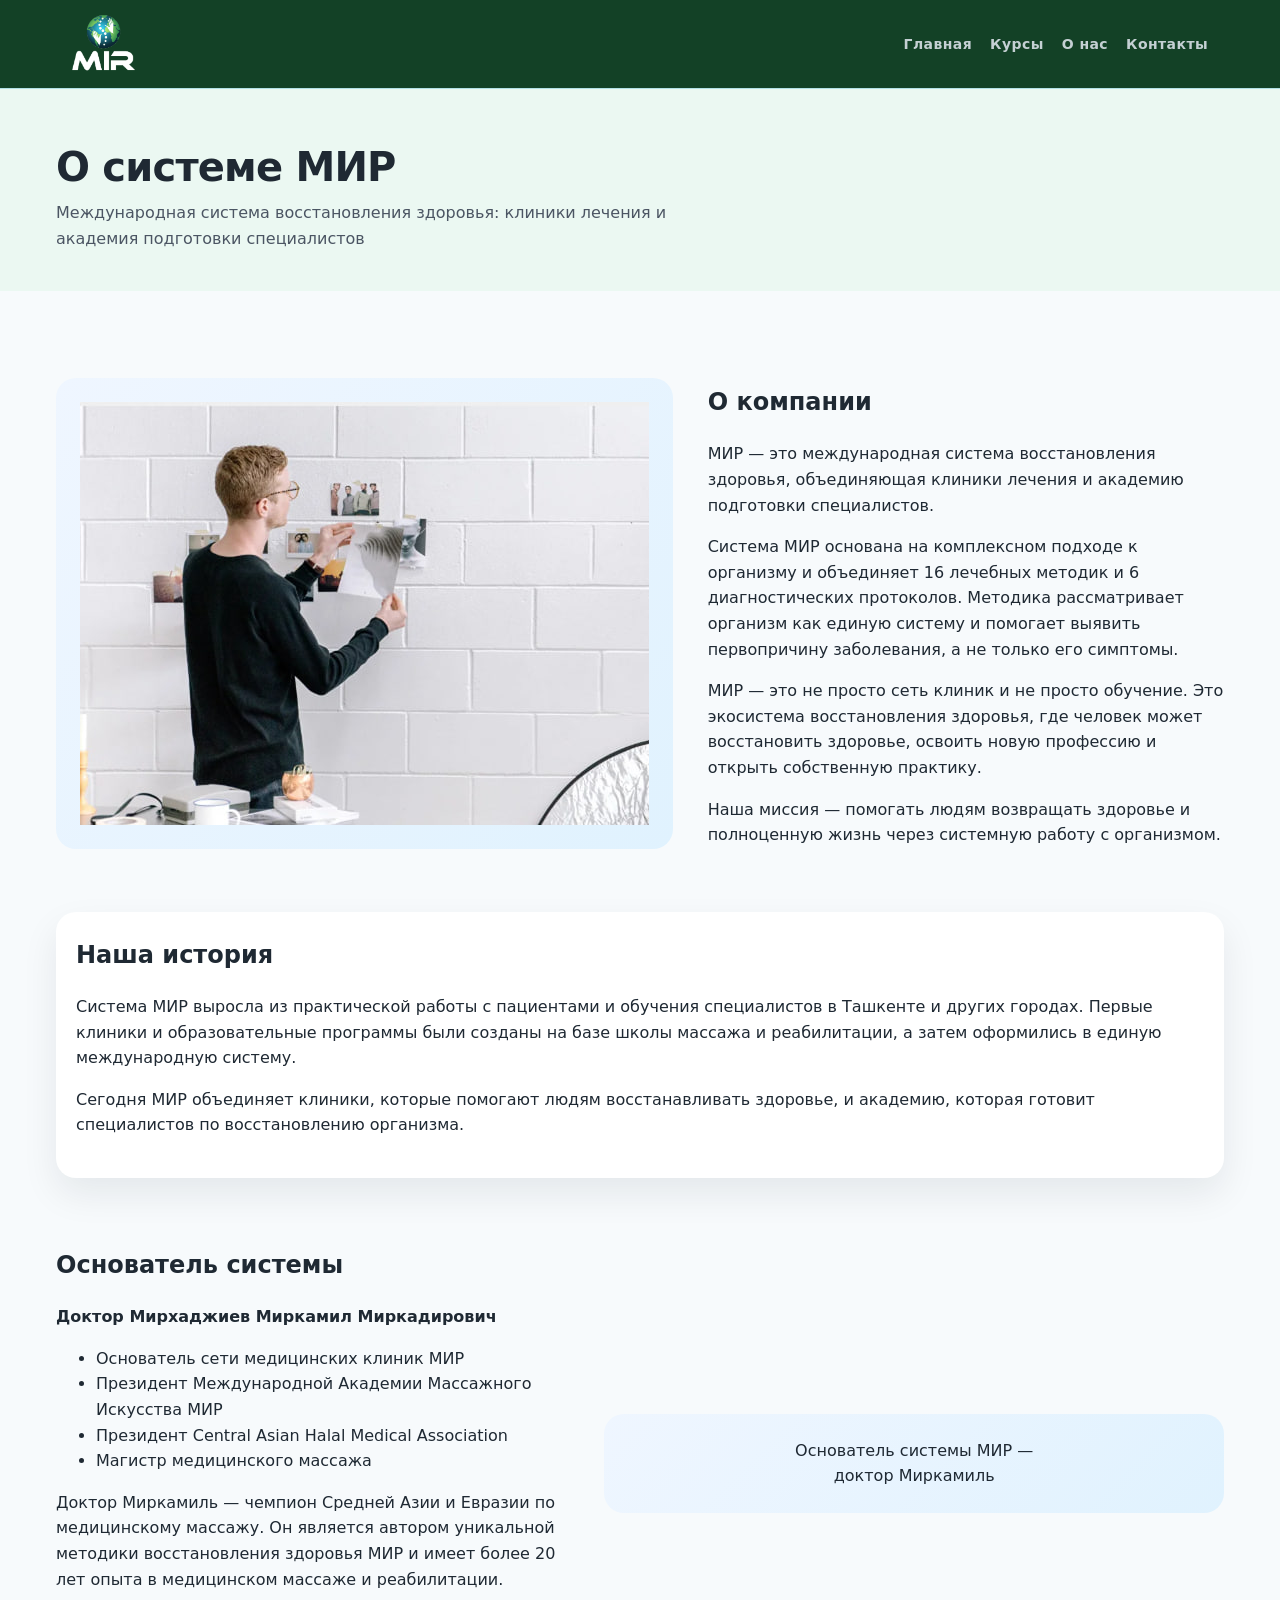
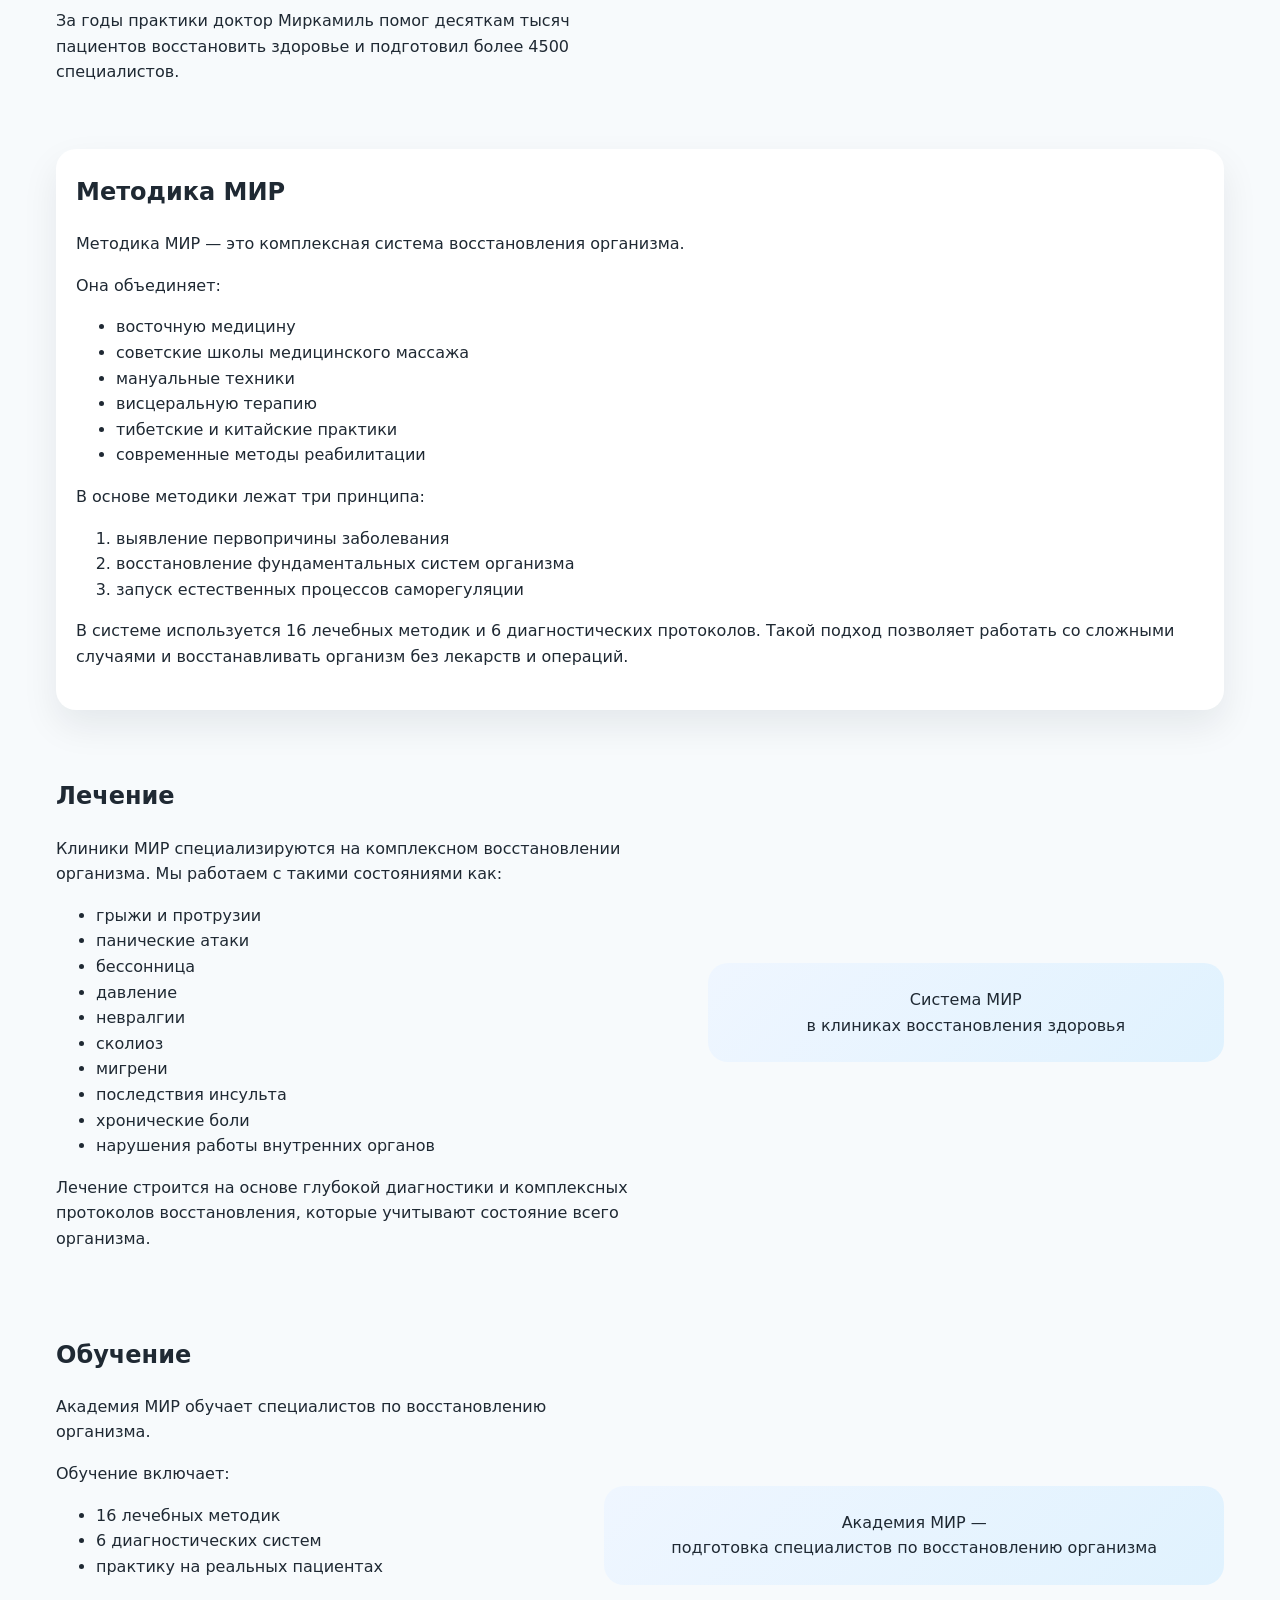
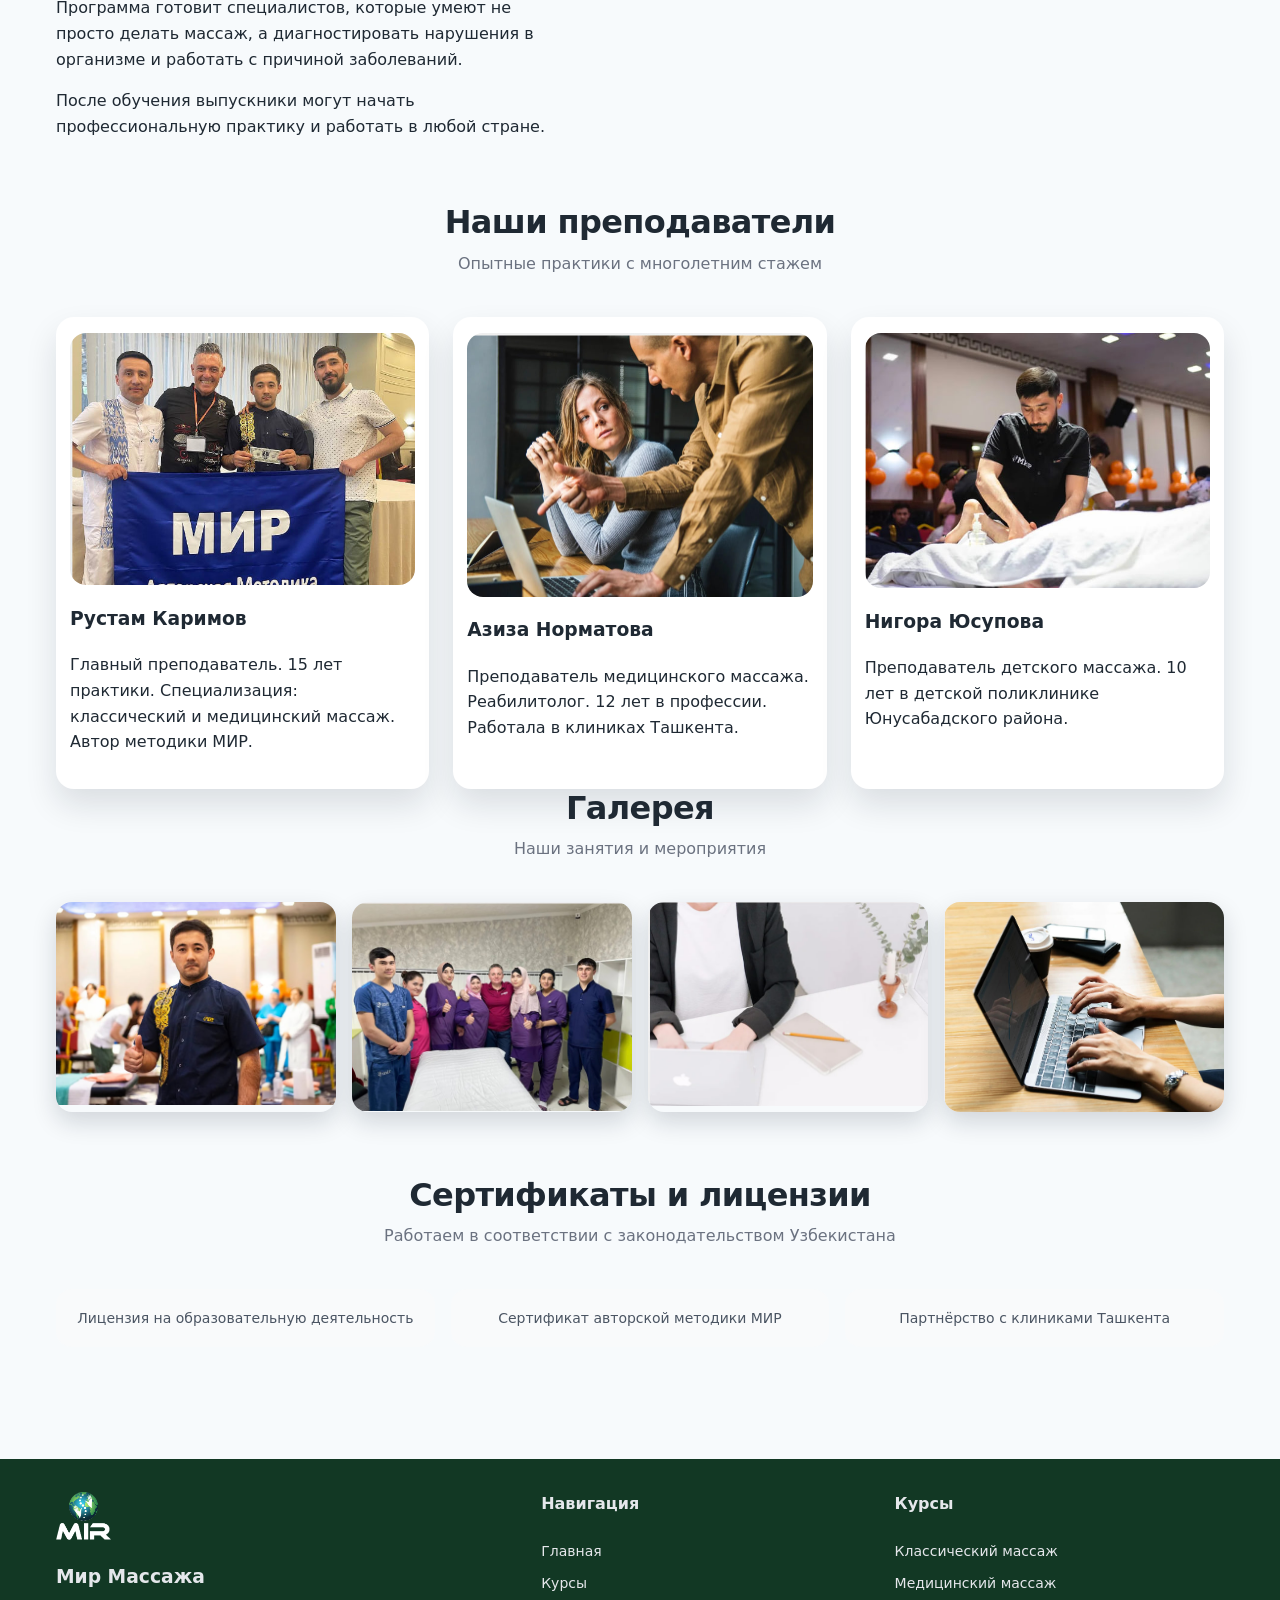
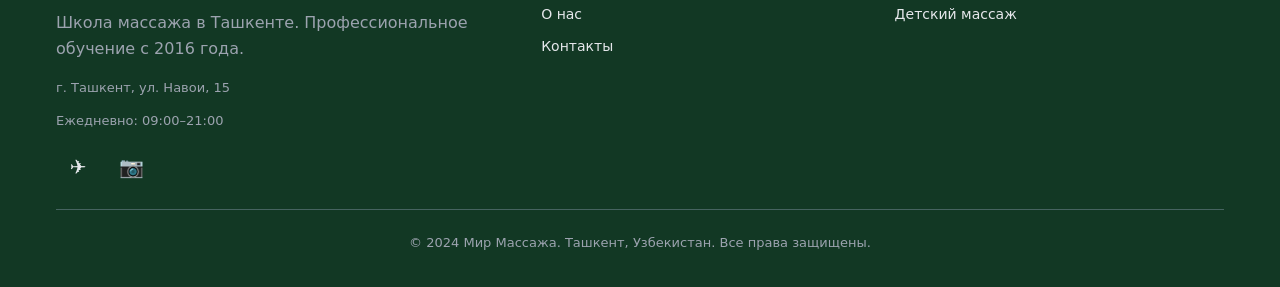
<file: about.html>
<!DOCTYPE html>
<html lang="ru">
<head>
  <meta charset="UTF-8">
  <meta name="viewport" content="width=device-width, initial-scale=1.0">
  <meta http-equiv="Content-Security-Policy" content="default-src 'self'; base-uri 'self'; object-src 'none'; frame-src 'self' https://mirbonus.bitrix24site.ru; img-src 'self' data: https:; style-src 'self' 'unsafe-inline' https:; script-src 'self' https:; connect-src 'self' https:; upgrade-insecure-requests">
  <meta name="referrer" content="strict-origin-when-cross-origin">
  <meta name="description" content="О школе Мир Массажа в Ташкенте — история, миссия, преподаватели. 8 лет опыта, 1500+ выпускников. Авторская методика МИР.">
  <meta name="keywords" content="школа массажа Ташкент, обучение массажу Узбекистан, преподаватели массажа, авторская методика МИР">
  <meta property="og:title" content="О нас — Мир Массажа">
  <meta property="og:description" content="Школа массажа в Ташкенте. 8 лет опыта, 1500+ выпускников.">
  <meta property="og:type" content="website">
  <meta property="og:image" content="images/logo.png">
  <meta name="theme-color" content="#134126">
  <title>О нас — Мир Массажа | Школа массажа в Ташкенте</title>
  <link rel="stylesheet" href="css/style.css">
</head>
<body>
  <header class="header" id="header">
    <div class="header__inner container">
      <a href="./index.html" class="header__logo-link">
        <img src="images/logo.png" alt="Мир Массажа" class="header__logo">
        <span class="header__brand-text">МИР</span>
      </a>
      <nav class="nav">
        <ul class="nav__list">
          <li><a href="./index.html" class="nav__link">Главная</a></li>
          <li><a href="./courses.html" class="nav__link">Курсы</a></li>
          <li><a href="./about.html" class="nav__link">О нас</a></li>
          <li><a href="./contacts.html" class="nav__link">Контакты</a></li>
        </ul>
        <button class="nav__toggle" aria-label="Меню">
          <span></span>
          <span></span>
          <span></span>
        </button>
      </nav>
    </div>
  </header>

  <main>
    <section class="page-hero" id="hero">
      <div class="container animate-on-scroll">
        <h1>О системе МИР</h1>
        <p>Международная система восстановления здоровья: клиники лечения и академия подготовки специалистов</p>
      </div>
    </section>

    <section class="section" id="about">
      <div class="container">
        <div class="content-with-image animate-on-scroll">
          <div class="content-with-image__img">
            <img src="images/team-banner.png" alt="Команда МИР — авторская методика" class="img-styled">
          </div>
          <div>
            <h2>О компании</h2>
            <p>МИР — это международная система восстановления здоровья, объединяющая клиники лечения и академию подготовки специалистов.</p>
            <p>Система МИР основана на комплексном подходе к организму и объединяет 16 лечебных методик и 6 диагностических протоколов. Методика рассматривает организм как единую систему и помогает выявить первопричину заболевания, а не только его симптомы.</p>
            <p>МИР — это не просто сеть клиник и не просто обучение. Это экосистема восстановления здоровья, где человек может восстановить здоровье, освоить новую профессию и открыть собственную практику.</p>
            <p>Наша миссия — помогать людям возвращать здоровье и полноценную жизнь через системную работу с организмом.</p>
          </div>
        </div>

        <div class="about-page__mission animate-on-scroll">
          <h2>Наша история</h2>
          <p>Система МИР выросла из практической работы с пациентами и обучения специалистов в Ташкенте и других городах. Первые клиники и образовательные программы были созданы на базе школы массажа и реабилитации, а затем оформились в единую международную систему.</p>
          <p>Сегодня МИР объединяет клиники, которые помогают людям восстанавливать здоровье, и академию, которая готовит специалистов по восстановлению организма.</p>
        </div>

        <div class="content-with-image content-with-image--reverse animate-on-scroll">
          <div>
            <h2>Основатель системы</h2>
            <p><strong>Доктор Мирхаджиев Миркамил Миркадирович</strong></p>
            <ul>
              <li>Основатель сети медицинских клиник МИР</li>
              <li>Президент Международной Академии Массажного Искусства МИР</li>
              <li>Президент Central Asian Halal Medical Association</li>
              <li>Магистр медицинского массажа</li>
            </ul>
            <p>Доктор Миркамиль — чемпион Средней Азии и Евразии по медицинскому массажу. Он является автором уникальной методики восстановления здоровья МИР и имеет более 20 лет опыта в медицинском массаже и реабилитации.</p>
            <p>За годы практики доктор Миркамиль помог десяткам тысяч пациентов восстановить здоровье и подготовил более 4500 специалистов.</p>
          </div>
          <div class="content-with-image__img">
            <div class="img-styled" style="display:flex;align-items:center;justify-content:center;text-align:center;">
              <span>Основатель системы МИР —<br>доктор Миркамиль</span>
            </div>
          </div>
        </div>

        <div class="about-page__mission animate-on-scroll">
          <h2>Методика МИР</h2>
          <p>Методика МИР — это комплексная система восстановления организма.</p>
          <p>Она объединяет:</p>
          <ul>
            <li>восточную медицину</li>
            <li>советские школы медицинского массажа</li>
            <li>мануальные техники</li>
            <li>висцеральную терапию</li>
            <li>тибетские и китайские практики</li>
            <li>современные методы реабилитации</li>
          </ul>
          <p>В основе методики лежат три принципа:</p>
          <ol>
            <li>выявление первопричины заболевания</li>
            <li>восстановление фундаментальных систем организма</li>
            <li>запуск естественных процессов саморегуляции</li>
          </ol>
          <p>В системе используется 16 лечебных методик и 6 диагностических протоколов. Такой подход позволяет работать со сложными случаями и восстанавливать организм без лекарств и операций.</p>
        </div>

        <div class="content-with-image animate-on-scroll">
          <div>
            <h2>Лечение</h2>
            <p>Клиники МИР специализируются на комплексном восстановлении организма. Мы работаем с такими состояниями как:</p>
            <ul>
              <li>грыжи и протрузии</li>
              <li>панические атаки</li>
              <li>бессонница</li>
              <li>давление</li>
              <li>невралгии</li>
              <li>сколиоз</li>
              <li>мигрени</li>
              <li>последствия инсульта</li>
              <li>хронические боли</li>
              <li>нарушения работы внутренних органов</li>
            </ul>
            <p>Лечение строится на основе глубокой диагностики и комплексных протоколов восстановления, которые учитывают состояние всего организма.</p>
          </div>
          <div class="content-with-image__img">
            <div class="img-styled" style="display:flex;align-items:center;justify-content:center;text-align:center;">
              <span>Система МИР<br>в клиниках восстановления здоровья</span>
            </div>
          </div>
        </div>

        <div class="content-with-image content-with-image--reverse animate-on-scroll">
          <div>
            <h2>Обучение</h2>
            <p>Академия МИР обучает специалистов по восстановлению организма.</p>
            <p>Обучение включает:</p>
            <ul>
              <li>16 лечебных методик</li>
              <li>6 диагностических систем</li>
              <li>практику на реальных пациентах</li>
            </ul>
            <p>Программа готовит специалистов, которые умеют не просто делать массаж, а диагностировать нарушения в организме и работать с причиной заболеваний.</p>
            <p>После обучения выпускники могут начать профессиональную практику и работать в любой стране.</p>
          </div>
          <div class="content-with-image__img">
            <div class="img-styled" style="display:flex;align-items:center;justify-content:center;text-align:center;">
              <span>Академия МИР —<br>подготовка специалистов по восстановлению организма</span>
            </div>
          </div>
        </div>

        <div class="section-title animate-on-scroll">
          <h2>Наши преподаватели</h2>
          <p>Опытные практики с многолетним стажем</p>
        </div>
        <div class="instructors__grid">
          <div class="instructor-card animate-on-scroll">
            <div class="instructor-card__photo">
              <img src="images/instructor-thumbs.png" alt="Преподаватель">
            </div>
            <h3>Рустам Каримов</h3>
            <p>Главный преподаватель. 15 лет практики. Специализация: классический и медицинский массаж. Автор методики МИР.</p>
          </div>
          <div class="instructor-card animate-on-scroll">
            <div class="instructor-card__photo">
              <img src="images/mentor-student.png" alt="Обучение">
            </div>
            <h3>Азиза Норматова</h3>
            <p>Преподаватель медицинского массажа. Реабилитолог. 12 лет в профессии. Работала в клиниках Ташкента.</p>
          </div>
          <div class="instructor-card animate-on-scroll">
            <div class="instructor-card__photo">
              <img src="images/collaboration.png" alt="Преподаватель">
            </div>
            <h3>Нигора Юсупова</h3>
            <p>Преподаватель детского массажа. 10 лет в детской поликлинике Юнусабадского района.</p>
          </div>
        </div>

        <section class="gallery" style="padding-top: 0;">
          <div class="section-title animate-on-scroll">
            <h2>Галерея</h2>
            <p>Наши занятия и мероприятия</p>
          </div>
          <div class="gallery__grid">
            <div class="gallery__item animate-on-scroll">
              <img src="images/team-massage.png" alt="Команда школы">
            </div>
            <div class="gallery__item animate-on-scroll">
              <img src="images/massage-training.png" alt="Практика массажа">
            </div>
            <div class="gallery__item animate-on-scroll">
              <img src="images/office-desk.png" alt="Рабочий процесс">
            </div>
            <div class="gallery__item animate-on-scroll">
              <img src="images/creative-wall.png" alt="Методические материалы">
            </div>
          </div>
        </section>

        <div class="certificates animate-on-scroll">
          <div class="section-title">
          <h2>Сертификаты и лицензии</h2>
          <p>Работаем в соответствии с законодательством Узбекистана</p>
          </div>
          <div class="certificates__grid">
            <div class="certificate-placeholder">Лицензия на образовательную деятельность</div>
            <div class="certificate-placeholder">Сертификат авторской методики МИР</div>
            <div class="certificate-placeholder">Партнёрство с клиниками Ташкента</div>
          </div>
        </div>
      </div>
    </section>
  </main>

  <footer class="footer">
    <div class="container">
      <div class="footer__grid">
        <div class="footer__brand">
          <img src="images/logo.png" alt="Мир Массажа" class="footer__logo">
          <h3>Мир Массажа</h3>
          <p>Школа массажа в Ташкенте. Профессиональное обучение с 2016 года.</p>
          <p class="footer__address">г. Ташкент, ул. Навои, 15</p>
          <p class="footer__hours">Ежедневно: 09:00–21:00</p>
          <div class="footer__social">
            <a href="https://t.me/mirmassazha_uz" target="_blank" rel="noopener" aria-label="Telegram">✈️</a>
            <a href="https://instagram.com/mirmassazha" target="_blank" rel="noopener" aria-label="Instagram">📷</a>
          </div>
        </div>
        <nav class="footer__nav">
          <h4>Навигация</h4>
          <ul>
            <li><a href="./index.html">Главная</a></li>
            <li><a href="./courses.html">Курсы</a></li>
            <li><a href="./about.html">О нас</a></li>
            <li><a href="./contacts.html">Контакты</a></li>
          </ul>
        </nav>
        <nav class="footer__nav">
          <h4>Курсы</h4>
          <ul>
            <li><a href="classic-massage.html">Классический массаж</a></li>
            <li><a href="medical-massage.html">Медицинский массаж</a></li>
            <li><a href="kids-massage.html">Детский массаж</a></li>
          </ul>
        </nav>
      </div>
      <div class="footer__bottom">
        <p>© 2024 Мир Массажа. Ташкент, Узбекистан. Все права защищены.</p>
      </div>
    </div>
  </footer>

  <script src="js/main.js" defer></script>
  <script src="js/animations.js" defer></script>
</body>
</html>
</file>
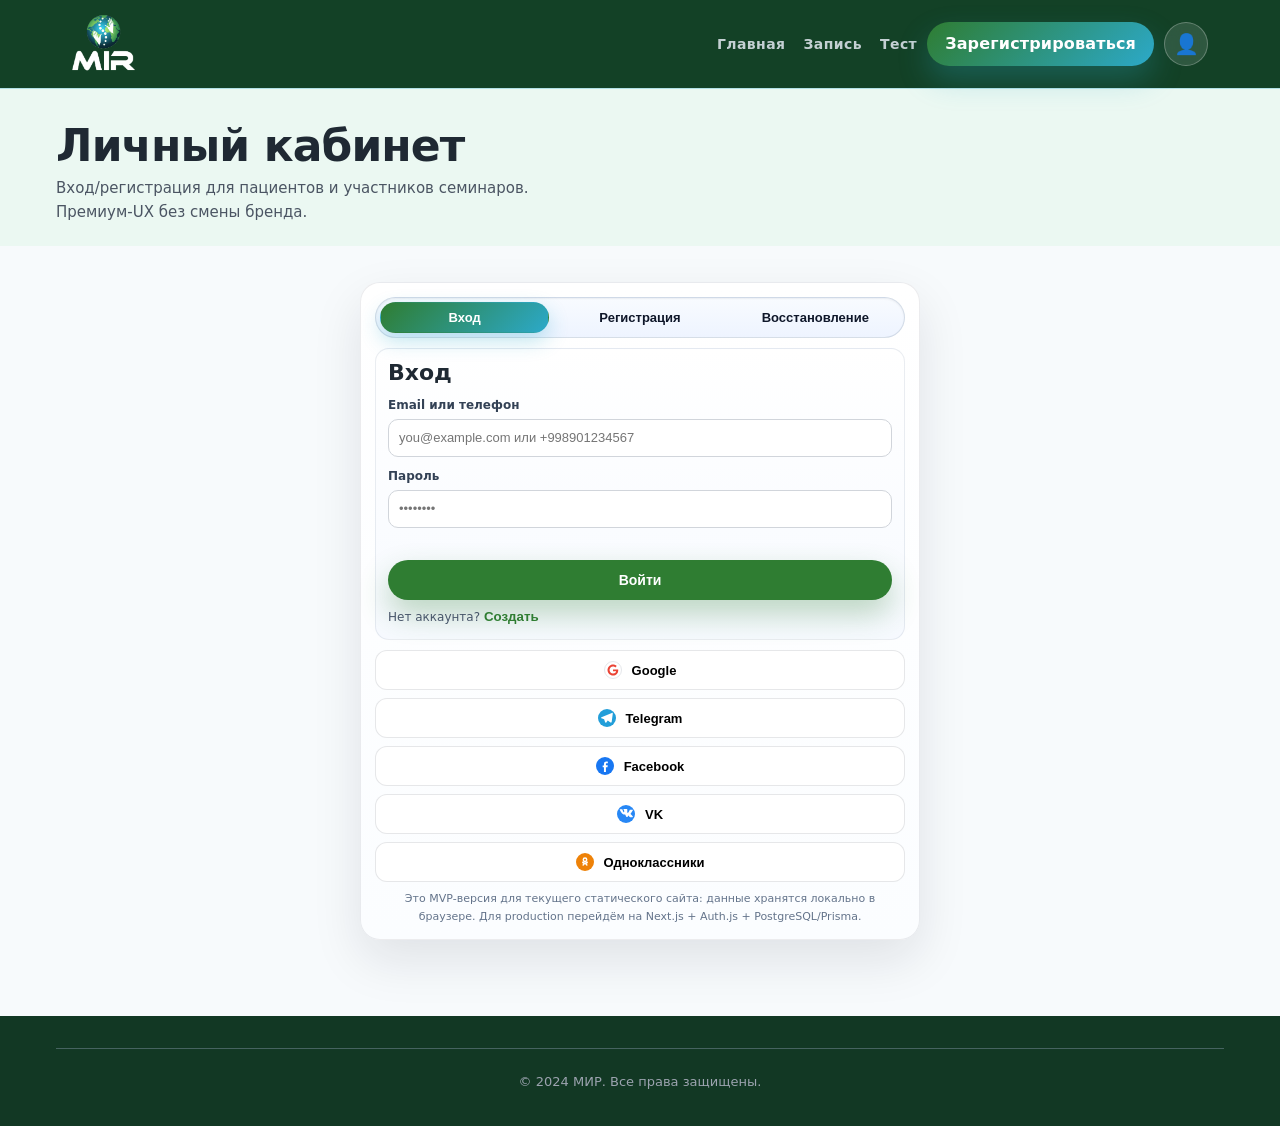
<file: account.html>
<!DOCTYPE html>
<html lang="ru">
<head>
  <meta charset="UTF-8">
  <meta name="viewport" content="width=device-width, initial-scale=1.0">
  <meta http-equiv="Content-Security-Policy" content="default-src 'self'; base-uri 'self'; object-src 'none'; frame-src 'self' https://mirbonus.bitrix24site.ru; img-src 'self' data: https:; style-src 'self' 'unsafe-inline' https:; script-src 'self' https:; connect-src 'self' https:; upgrade-insecure-requests">
  <meta name="referrer" content="strict-origin-when-cross-origin">
  <meta name="description" content="Личный кабинет пациента МИР: записи, семинары, сертификаты.">
  <title>Кабинет — МИР</title>
  <link rel="stylesheet" href="css/style.css">
</head>
<body>
  <header class="header" id="header">
    <div class="header__inner container">
      <a href="./index.html" class="header__logo-link">
        <img src="images/logo.png" alt="МИР" class="header__logo">
        <span class="header__brand-text">МИР</span>
      </a>
      <nav class="nav">
        <ul class="nav__list">
          <li><a href="./index.html#hero" class="nav__link">Главная</a></li>
          <li><a href="./booking.html" class="nav__link">Запись</a></li>
          <li><a href="./diagnostic-test.html" class="nav__link">Тест</a></li>
        </ul>
        <a href="./auth.html" class="header__register">Зарегистрироваться</a>
        <a href="./auth.html" class="header__account" aria-label="Аккаунт">👤</a>
        <button class="nav__toggle" aria-label="Меню">
          <span></span>
          <span></span>
          <span></span>
        </button>
      </nav>
    </div>
  </header>

  <main>
    <section class="page-hero">
      <div class="container animate-on-scroll">
        <h1>Кабинет</h1>
        <p>Профиль, записи, семинары, сертификаты и рекомендации — в одном месте.</p>
      </div>
    </section>

    <section class="section">
      <div class="container">
        <div class="mir-dashboard animate-on-scroll" data-dashboard>
          <div class="mir-dashboard__top">
            <div>
              <div class="mir-dashboard__hello" data-hello>Здравствуйте</div>
              <div class="mir-dashboard__sub">Система МИР · личные данные и история</div>
            </div>
            <div class="mir-dashboard__actions">
              <a class="btn btn--secondary" href="./booking.html">Новая запись</a>
              <button class="btn btn--primary" type="button" data-logout>Выйти</button>
            </div>
          </div>

          <div class="mir-dashboard__grid">
            <section class="mir-panel">
              <div class="mir-panel__title">Профиль</div>
              <div class="mir-panel__body" data-profile></div>
              <div class="mir-panel__footer">
                <button class="btn btn--secondary" type="button" data-edit-profile>Редактировать</button>
              </div>
            </section>

            <section class="mir-panel">
              <div class="mir-panel__title">Записи</div>
              <div class="mir-panel__body" data-appointments></div>
            </section>

            <section class="mir-panel">
              <div class="mir-panel__title">Семинары</div>
              <div class="mir-panel__body" data-seminars>
                <div class="mir-empty">Пока пусто. Регистрация на семинары появится в следующем шаге.</div>
              </div>
            </section>

            <section class="mir-panel">
              <div class="mir-panel__title">Сертификаты</div>
              <div class="mir-panel__body" data-certs>
                <div class="mir-empty">Сертификаты будут доступны после прохождения семинара.</div>
              </div>
            </section>
          </div>

          <div class="mir-dashboard__hint">
            Следующий этап (под Next.js): NextAuth/Auth.js, PostgreSQL/Prisma, QR‑билеты, PDF‑сертификаты, мультиязык.
          </div>
        </div>
      </div>
    </section>
  </main>

  <footer class="footer">
    <div class="container">
      <div class="footer__bottom">
        <p>© 2024 МИР. Все права защищены.</p>
      </div>
    </div>
  </footer>

  <div class="mir-mobile-cta" aria-label="Быстрые действия">
    <a class="mir-mobile-cta__btn" href="https://wa.me/998336000667" target="_blank" rel="noopener">WhatsApp</a>
    <a class="mir-mobile-cta__btn" href="tel:+998336000667">Звонок</a>
    <a class="mir-mobile-cta__btn mir-mobile-cta__btn--primary" href="./booking.html">Запись</a>
  </div>

  <script src="js/main.js" defer></script>
  <script src="js/animations.js" defer></script>
  <script src="js/auth.js" defer></script>
  <script src="js/account.js" defer></script>
</body>
</html>
</file>
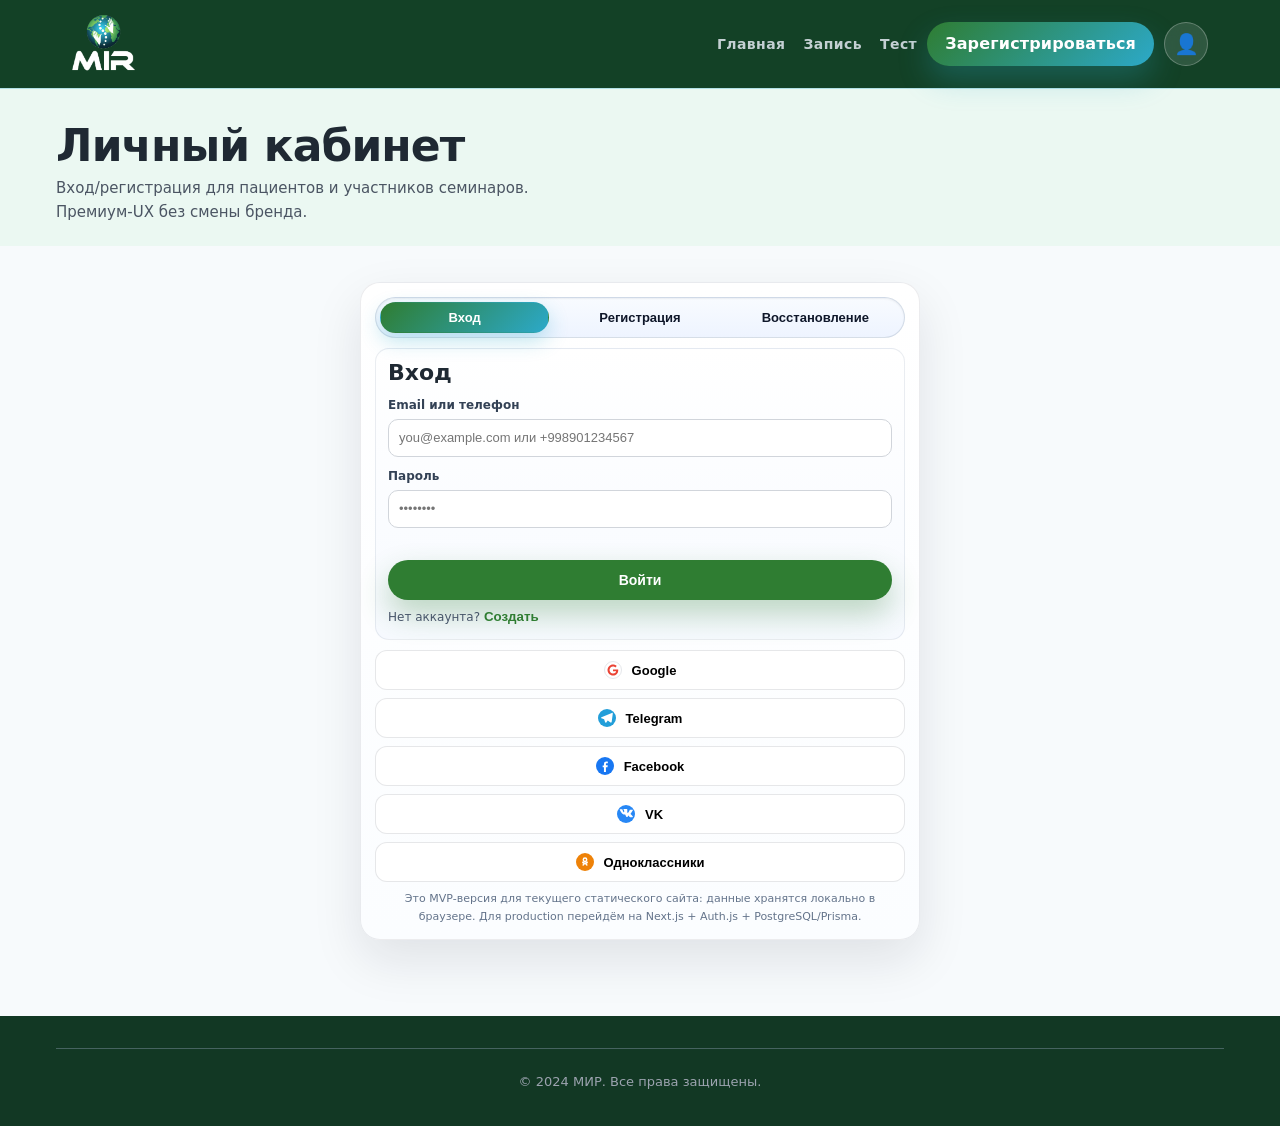
<file: auth.html>
<!DOCTYPE html>
<html lang="ru">
<head>
  <meta charset="UTF-8">
  <meta name="viewport" content="width=device-width, initial-scale=1.0">
  <meta http-equiv="Content-Security-Policy" content="default-src 'self'; base-uri 'self'; object-src 'none'; frame-src 'self' https://mirbonus.bitrix24site.ru; img-src 'self' data: https:; style-src 'self' 'unsafe-inline' https:; script-src 'self' https:; connect-src 'self' https:; upgrade-insecure-requests">
  <meta name="referrer" content="strict-origin-when-cross-origin">
  <meta name="description" content="Вход и регистрация в системе МИР.">
  <title>Вход / Регистрация — МИР</title>
  <link rel="stylesheet" href="css/style.css">
</head>
<body class="auth-page">
  <header class="header" id="header">
    <div class="header__inner container">
      <a href="./index.html" class="header__logo-link">
        <img src="images/logo.png" alt="МИР" class="header__logo">
        <span class="header__brand-text">МИР</span>
      </a>
      <nav class="nav">
        <ul class="nav__list">
          <li><a href="./index.html#hero" class="nav__link">Главная</a></li>
          <li><a href="./booking.html" class="nav__link">Запись</a></li>
          <li><a href="./diagnostic-test.html" class="nav__link">Тест</a></li>
        </ul>
        <a href="./auth.html" class="header__register">Зарегистрироваться</a>
        <a href="./auth.html" class="header__account" aria-label="Аккаунт">👤</a>
        <button class="nav__toggle" aria-label="Меню">
          <span></span>
          <span></span>
          <span></span>
        </button>
      </nav>
    </div>
  </header>

  <main>
    <section class="page-hero">
      <div class="container animate-on-scroll">
        <h1>Личный кабинет</h1>
        <p>Вход/регистрация для пациентов и участников семинаров. Премиум‑UX без смены бренда.</p>
      </div>
    </section>

    <section class="section">
      <div class="container">
        <div class="mir-auth-wrap">
        <div class="mir-auth animate-on-scroll" data-auth>
          <div class="mir-auth__tabs">
            <button class="mir-auth__tab is-active" type="button" data-auth-tab="login">Вход</button>
            <button class="mir-auth__tab" type="button" data-auth-tab="register">Регистрация</button>
            <button class="mir-auth__tab" type="button" data-auth-tab="recovery">Восстановление</button>
          </div>

          <div class="mir-auth__panel" data-auth-panel></div>

          <div class="mir-auth__social">
            <button class="mir-auth__social-btn" type="button" data-provider="google">
              <span class="mir-auth__social-icon mir-auth__social-icon--google">
                <svg viewBox="0 0 24 24" aria-hidden="true">
                  <path fill="#EA4335" d="M12 10.2v3.9h5.4c-.2 1.3-1.5 3.9-5.4 3.9-3.2 0-5.9-2.7-5.9-6s2.6-6 5.9-6c1.8 0 3.1.8 3.8 1.5l2.6-2.5C16.8 3.5 14.6 2.5 12 2.5 6.8 2.5 2.6 6.8 2.6 12s4.2 9.5 9.4 9.5c5.4 0 9-3.8 9-9.1 0-.6-.1-1.1-.1-1.4H12z"/>
                </svg>
              </span>
              <span>Google</span>
            </button>

            <button class="mir-auth__social-btn" type="button" data-provider="telegram">
              <span class="mir-auth__social-icon mir-auth__social-icon--telegram">
                <svg viewBox="0 0 24 24" aria-hidden="true">
                  <path fill="#fff" d="M21.9 4.6c.2-.9-.7-1.7-1.6-1.3L2.5 10.5c-1 .4-.9 1.8.1 2.1l4.5 1.4 1.7 5.3c.3.9 1.5 1.1 2 .3l2.5-3.3 4.6 3.3c.8.6 1.9.1 2.1-.9l1.9-14.1z"/>
                </svg>
              </span>
              <span>Telegram</span>
            </button>

            <button class="mir-auth__social-btn" type="button" data-provider="facebook">
              <span class="mir-auth__social-icon mir-auth__social-icon--facebook">
                <svg viewBox="0 0 24 24" aria-hidden="true">
                  <path fill="#fff" d="M13.6 22v-8h2.7l.4-3.1h-3.1V8.9c0-.9.2-1.6 1.6-1.6h1.7V4.5c-.3 0-1.3-.1-2.5-.1-2.5 0-4.2 1.5-4.2 4.3v2.4H8v3.1h2.2v8h3.4z"/>
                </svg>
              </span>
              <span>Facebook</span>
            </button>

            <button class="mir-auth__social-btn" type="button" data-provider="vk">
              <span class="mir-auth__social-icon mir-auth__social-icon--vk">
                <svg viewBox="0 0 24 24" aria-hidden="true">
                  <path fill="#fff" d="M12.8 17.3h1.4s.4 0 .6-.2c.2-.2.2-.5.2-.5s0-1.6.7-1.8c.7-.2 1.6 1.6 2.6 2.3.8.6 1.5.4 1.5.4h3s1.6-.1.8-1.4c-.1-.1-.5-1-2.4-2.7-2-1.8-1.7-1.5.7-4.7 1.5-1.9 2.1-3.1 1.9-3.6-.2-.5-1.2-.4-1.2-.4h-3.4s-.3 0-.6.1c-.2.1-.3.4-.3.4s-.5 1.4-1.2 2.5c-1.5 2.4-2.1 2.6-2.4 2.4-.6-.4-.5-1.7-.5-2.5 0-2.7.4-3.8-.8-4.1-.4-.1-.8-.2-2-.2-1.5 0-2.8 0-3.5.4-.5.3-.9.9-.6.9.4 0 1.3.2 1.4.9.2 1 .2 2.2.2 2.2s.1 1.2-.3 1.4c-.3.1-.8-.2-1.8-2.4-.5-1.1-.9-2.4-.9-2.4s-.1-.3-.3-.4c-.2-.1-.6-.1-.6-.1H2.1s-.5 0-.7.2c-.2.1-.2.4-.2.4s1.9 4.4 4.1 6.7c2 2.1 4.2 1.9 4.2 1.9h1z"/>
                </svg>
              </span>
              <span>VK</span>
            </button>

            <button class="mir-auth__social-btn" type="button" data-provider="ok">
              <span class="mir-auth__social-icon mir-auth__social-icon--ok">
                <svg viewBox="0 0 24 24" aria-hidden="true">
                  <path fill="#fff" d="M12 12.4a4.2 4.2 0 1 0 0-8.4 4.2 4.2 0 0 0 0 8.4zm0-5.9a1.7 1.7 0 1 1 0 3.4 1.7 1.7 0 0 1 0-3.4zm4.7 7c-.5.5-1.2.9-2 1.2l1.4 1.4c.5.5.5 1.3 0 1.8-.5.5-1.3.5-1.8 0L12 15.5l-2.3 2.4c-.5.5-1.3.5-1.8 0-.5-.5-.5-1.3 0-1.8l1.4-1.4c-.8-.3-1.5-.7-2-1.2-.5-.5-.5-1.3 0-1.8.5-.5 1.3-.5 1.8 0 1.5 1.5 4.2 1.5 5.8 0 .5-.5 1.3-.5 1.8 0 .5.5.5 1.3 0 1.8z"/>
                </svg>
              </span>
              <span>Одноклассники</span>
            </button>
          </div>

          <div class="mir-auth__note">
            Это MVP‑версия для текущего статического сайта: данные хранятся локально в браузере.
            Для production перейдём на Next.js + Auth.js + PostgreSQL/Prisma.
          </div>
        </div>
        </div>
      </div>
    </section>
  </main>

  <footer class="footer">
    <div class="container">
      <div class="footer__bottom">
        <p>© 2024 МИР. Все права защищены.</p>
      </div>
    </div>
  </footer>

  <div class="mir-mobile-cta" aria-label="Быстрые действия">
    <a class="mir-mobile-cta__btn" href="https://wa.me/998336000667" target="_blank" rel="noopener">WhatsApp</a>
    <a class="mir-mobile-cta__btn" href="tel:+998336000667">Звонок</a>
    <a class="mir-mobile-cta__btn mir-mobile-cta__btn--primary" href="./booking.html">Запись</a>
  </div>

  <script src="js/main.js" defer></script>
  <script src="js/animations.js" defer></script>
  <script src="js/auth.js" defer></script>
</body>
</html>
</file>
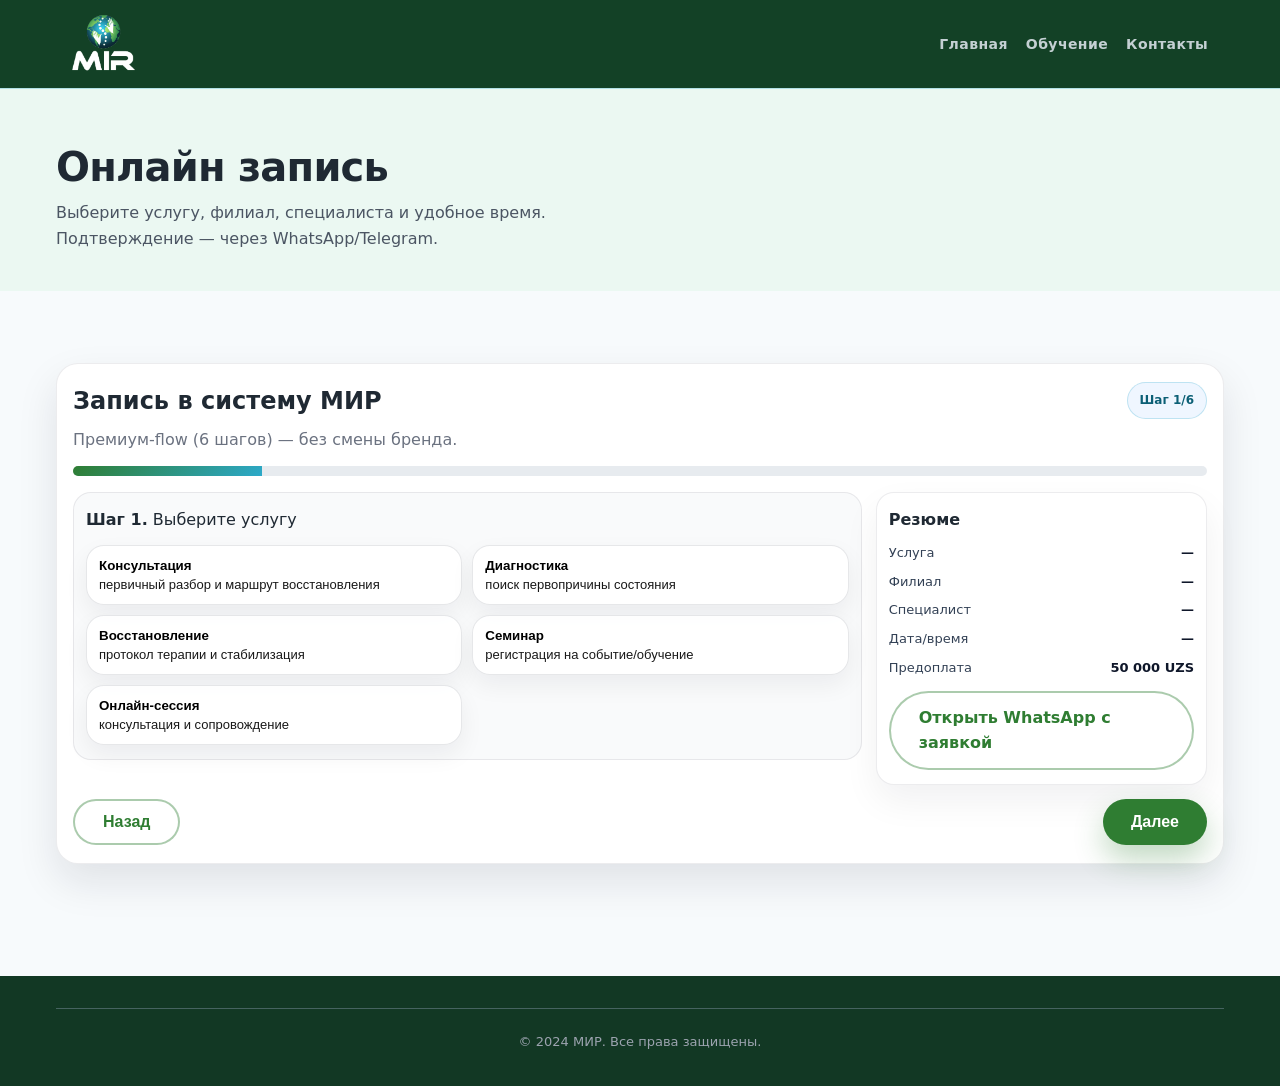
<file: booking.html>
<!DOCTYPE html>
<html lang="ru">
<head>
  <meta charset="UTF-8">
  <meta name="viewport" content="width=device-width, initial-scale=1.0">
  <meta http-equiv="Content-Security-Policy" content="default-src 'self'; base-uri 'self'; object-src 'none'; frame-src 'self' https://mirbonus.bitrix24site.ru; img-src 'self' data: https:; style-src 'self' 'unsafe-inline' https:; script-src 'self' https:; connect-src 'self' https:; upgrade-insecure-requests">
  <meta name="referrer" content="strict-origin-when-cross-origin">
  <meta name="description" content="Онлайн запись в систему МИР — выберите услугу, филиал, специалиста и время.">
  <meta property="og:title" content="Онлайн запись — МИР">
  <meta property="og:description" content="Запишитесь на консультацию или процедуру онлайн.">
  <meta property="og:type" content="website">
  <meta property="og:image" content="images/logo.png">
  <meta name="theme-color" content="#134126">
  <title>Онлайн запись — МИР</title>
  <link rel="stylesheet" href="css/style.css">
</head>
<body>
  <header class="header" id="header">
    <div class="header__inner container">
      <a href="./index.html" class="header__logo-link">
        <img src="images/logo.png" alt="МИР" class="header__logo">
        <span class="header__brand-text">МИР</span>
      </a>
      <nav class="nav">
        <ul class="nav__list">
          <li><a href="./index.html#hero" class="nav__link">Главная</a></li>
          <li><a href="./index.html#education" class="nav__link">Обучение</a></li>
          <li><a href="./index.html#contact" class="nav__link">Контакты</a></li>
        </ul>
        <button class="nav__toggle" aria-label="Меню">
          <span></span>
          <span></span>
          <span></span>
        </button>
      </nav>
    </div>
  </header>

  <main>
    <section class="page-hero" id="hero">
      <div class="container animate-on-scroll">
        <h1>Онлайн запись</h1>
        <p>Выберите услугу, филиал, специалиста и удобное время. Подтверждение — через WhatsApp/Telegram.</p>
      </div>
    </section>

    <section class="section">
      <div class="container">
        <div class="mir-booking animate-on-scroll" data-booking>
          <div class="mir-booking__head">
            <div>
              <h2 style="margin:0;">Запись в систему МИР</h2>
              <p style="margin:6px 0 0;color:#6b7280;">Премиум‑flow (6 шагов) — без смены бренда.</p>
            </div>
            <div class="mir-booking__badge" data-step-badge>Шаг 1/6</div>
          </div>

          <div class="mir-booking__progress" aria-hidden="true">
            <div class="mir-booking__progress-bar" data-progress></div>
          </div>

          <div class="mir-booking__body">
            <div class="mir-booking__stage" data-stage></div>
            <aside class="mir-booking__summary" aria-label="Резюме записи">
              <div class="mir-booking__summary-title">Резюме</div>
              <div class="mir-booking__summary-grid" data-summary></div>
              <a class="btn btn--secondary" style="width:100%; margin-top: 12px;" data-wa-link target="_blank" rel="noopener">Открыть WhatsApp с заявкой</a>
            </aside>
          </div>

          <div class="mir-booking__actions">
            <button class="btn btn--secondary" type="button" data-prev disabled>Назад</button>
            <button class="btn btn--primary" type="button" data-next>Далее</button>
          </div>
        </div>
      </div>
    </section>
  </main>

  <footer class="footer">
    <div class="container">
      <div class="footer__bottom">
        <p>© 2024 МИР. Все права защищены.</p>
      </div>
    </div>
  </footer>

  <div class="mir-mobile-cta" aria-label="Быстрые действия">
    <a class="mir-mobile-cta__btn" href="https://wa.me/998336000667" target="_blank" rel="noopener">WhatsApp</a>
    <a class="mir-mobile-cta__btn" href="tel:+998336000667">Звонок</a>
    <a class="mir-mobile-cta__btn mir-mobile-cta__btn--primary" href="./booking.html">Запись</a>
  </div>

  <script src="js/main.js" defer></script>
  <script src="js/animations.js" defer></script>
  <script src="js/booking.js" defer></script>
</body>
</html>
</file>
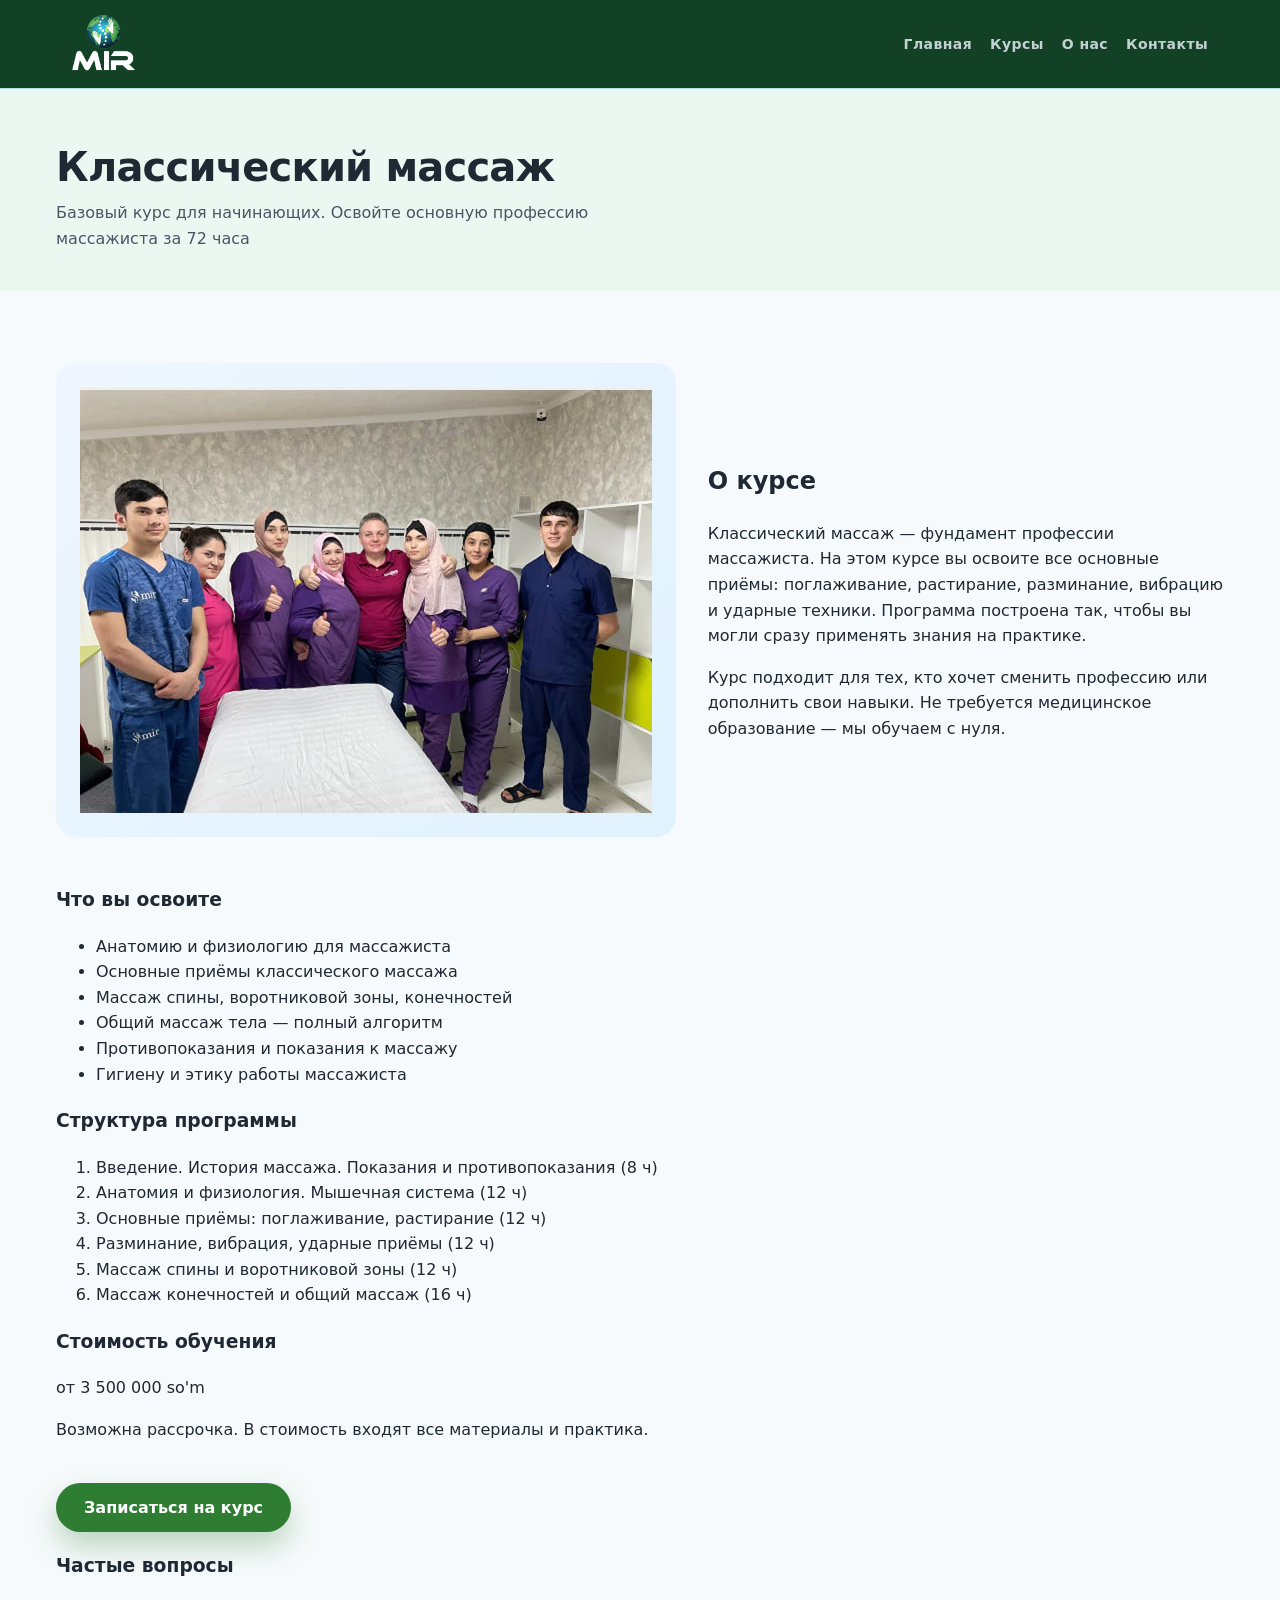
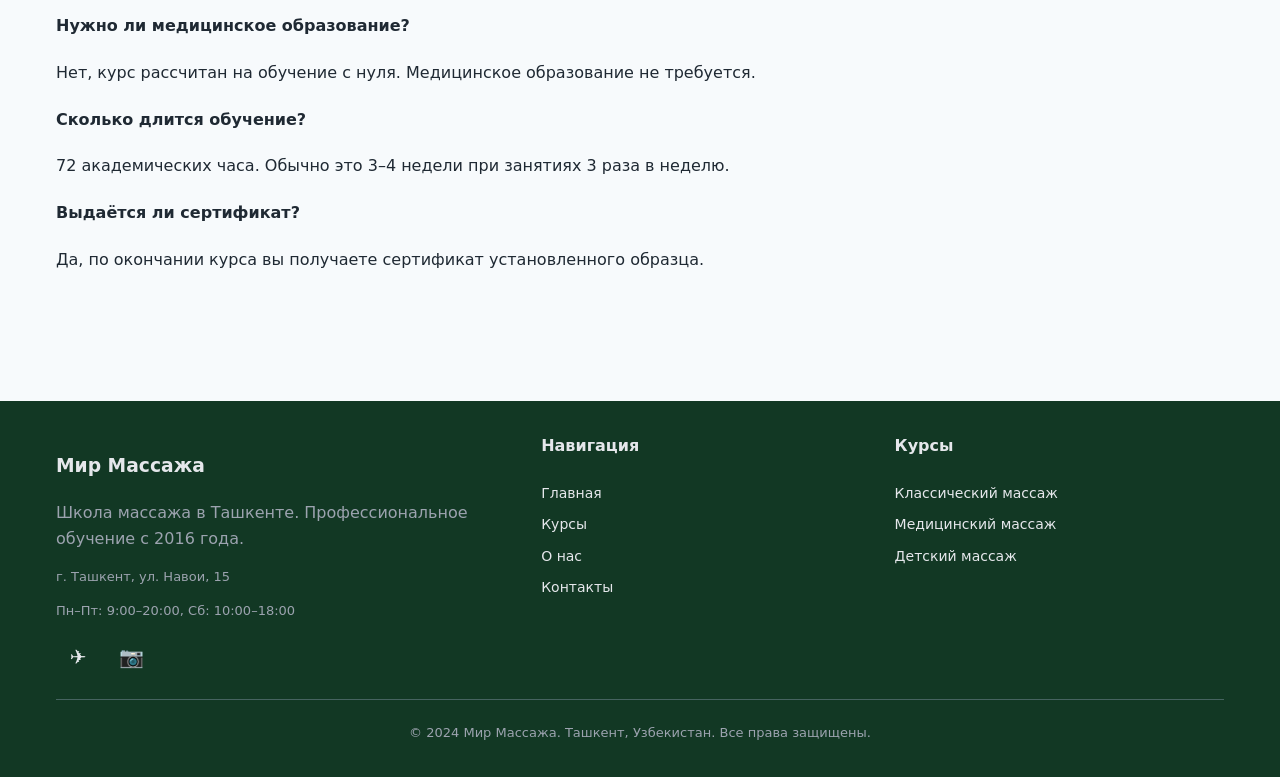
<file: classic-massage.html>
<!DOCTYPE html>
<html lang="ru">
<head>
  <meta charset="UTF-8">
  <meta name="viewport" content="width=device-width, initial-scale=1.0">
  <meta http-equiv="Content-Security-Policy" content="default-src 'self'; base-uri 'self'; object-src 'none'; frame-src 'self' https://mirbonus.bitrix24site.ru; img-src 'self' data: https:; style-src 'self' 'unsafe-inline' https:; script-src 'self' https:; connect-src 'self' https:; upgrade-insecure-requests">
  <meta name="referrer" content="strict-origin-when-cross-origin">
  <meta name="description" content="Курс классического массажа в Ташкенте. Школа Мир Массажа. 72 часа, от 3 500 000 so'm. Практика с первого дня.">
  <meta name="keywords" content="классический массаж Ташкент, обучение массажу Узбекистан, курсы массажа">
  <meta property="og:title" content="Классический массаж — Мир Массажа">
  <meta property="og:type" content="website">
  <meta property="og:image" content="images/logo.png">
  <meta name="theme-color" content="#134126">
  <title>Классический массаж — Мир Массажа | Ташкент</title>
  <link rel="stylesheet" href="css/style.css">
</head>
<body>
  <header class="header" id="header">
    <div class="header__inner container">
      <a href="./index.html" class="header__logo-link">
        <img src="images/logo.png" alt="Мир Массажа" class="header__logo">
        <span class="header__brand-text">МИР</span>
      </a>
      <nav class="nav">
        <ul class="nav__list">
          <li><a href="./index.html" class="nav__link">Главная</a></li>
          <li><a href="./courses.html" class="nav__link">Курсы</a></li>
          <li><a href="./about.html" class="nav__link">О нас</a></li>
          <li><a href="./contacts.html" class="nav__link">Контакты</a></li>
        </ul>
        <button class="nav__toggle" aria-label="Меню">
          <span></span>
          <span></span>
          <span></span>
        </button>
      </nav>
    </div>
  </header>

  <main>
    <section class="page-hero" id="hero">
      <div class="container animate-on-scroll">
        <h1>Классический массаж</h1>
        <p>Базовый курс для начинающих. Освойте основную профессию массажиста за 72 часа</p>
      </div>
    </section>

    <section class="section" id="services">
      <div class="container">
        <div class="course-detail__content">
          <div class="content-with-image animate-on-scroll" style="margin-bottom: 48px;">
            <div class="content-with-image__img">
              <img src="images/massage-training.png" alt="Практика классического массажа" class="img-styled">
            </div>
            <div>
              <h2>О курсе</h2>
            <p>Классический массаж — фундамент профессии массажиста. На этом курсе вы освоите все основные приёмы: поглаживание, растирание, разминание, вибрацию и ударные техники. Программа построена так, чтобы вы могли сразу применять знания на практике.</p>
            <p>Курс подходит для тех, кто хочет сменить профессию или дополнить свои навыки. Не требуется медицинское образование — мы обучаем с нуля.</p>
            </div>
          </div>

          <div class="course-detail__learn animate-on-scroll">
            <h3>Что вы освоите</h3>
            <ul>
              <li>Анатомию и физиологию для массажиста</li>
              <li>Основные приёмы классического массажа</li>
              <li>Массаж спины, воротниковой зоны, конечностей</li>
              <li>Общий массаж тела — полный алгоритм</li>
              <li>Противопоказания и показания к массажу</li>
              <li>Гигиену и этику работы массажиста</li>
            </ul>
          </div>

          <div class="course-detail__program animate-on-scroll">
            <h3>Структура программы</h3>
            <ol class="program-list">
              <li>Введение. История массажа. Показания и противопоказания (8 ч)</li>
              <li>Анатомия и физиология. Мышечная система (12 ч)</li>
              <li>Основные приёмы: поглаживание, растирание (12 ч)</li>
              <li>Разминание, вибрация, ударные приёмы (12 ч)</li>
              <li>Массаж спины и воротниковой зоны (12 ч)</li>
              <li>Массаж конечностей и общий массаж (16 ч)</li>
            </ol>
          </div>

          <div class="course-detail__price animate-on-scroll" id="contact">
            <h3>Стоимость обучения</h3>
            <p class="price">от 3 500 000 so'm</p>
            <p>Возможна рассрочка. В стоимость входят все материалы и практика.</p>
            <a href="contacts.html#contact-form" class="btn btn--primary" style="margin-top: 24px;">Записаться на курс</a>
          </div>

          <section class="faq-section animate-on-scroll">
            <h3 style="margin-bottom: 32px;">Частые вопросы</h3>
            <div class="faq-list">
              <div class="faq-item">
                <h4>Нужно ли медицинское образование?</h4>
                <p>Нет, курс рассчитан на обучение с нуля. Медицинское образование не требуется.</p>
              </div>
              <div class="faq-item">
                <h4>Сколько длится обучение?</h4>
                <p>72 академических часа. Обычно это 3–4 недели при занятиях 3 раза в неделю.</p>
              </div>
              <div class="faq-item">
                <h4>Выдаётся ли сертификат?</h4>
                <p>Да, по окончании курса вы получаете сертификат установленного образца.</p>
              </div>
            </div>
          </section>
        </div>
      </div>
    </section>
  </main>

  <footer class="footer">
    <div class="container">
      <div class="footer__grid">
        <div class="footer__brand">
          <h3>Мир Массажа</h3>
          <p>Школа массажа в Ташкенте. Профессиональное обучение с 2016 года.</p>
          <p class="footer__address">г. Ташкент, ул. Навои, 15</p>
          <p class="footer__hours">Пн–Пт: 9:00–20:00, Сб: 10:00–18:00</p>
          <div class="footer__social">
            <a href="https://t.me/mirmassazha_uz" target="_blank" rel="noopener" aria-label="Telegram">✈️</a>
            <a href="https://instagram.com/mirmassazha" target="_blank" rel="noopener" aria-label="Instagram">📷</a>
          </div>
        </div>
        <nav class="footer__nav">
          <h4>Навигация</h4>
          <ul>
            <li><a href="./index.html">Главная</a></li>
            <li><a href="./courses.html">Курсы</a></li>
            <li><a href="./about.html">О нас</a></li>
            <li><a href="./contacts.html">Контакты</a></li>
          </ul>
        </nav>
        <nav class="footer__nav">
          <h4>Курсы</h4>
          <ul>
            <li><a href="classic-massage.html">Классический массаж</a></li>
            <li><a href="medical-massage.html">Медицинский массаж</a></li>
            <li><a href="kids-massage.html">Детский массаж</a></li>
          </ul>
        </nav>
      </div>
      <div class="footer__bottom">
        <p>© 2024 Мир Массажа. Ташкент, Узбекистан. Все права защищены.</p>
      </div>
    </div>
  </footer>

  <script src="js/main.js" defer></script>
  <script src="js/animations.js" defer></script>
</body>
</html>
</file>
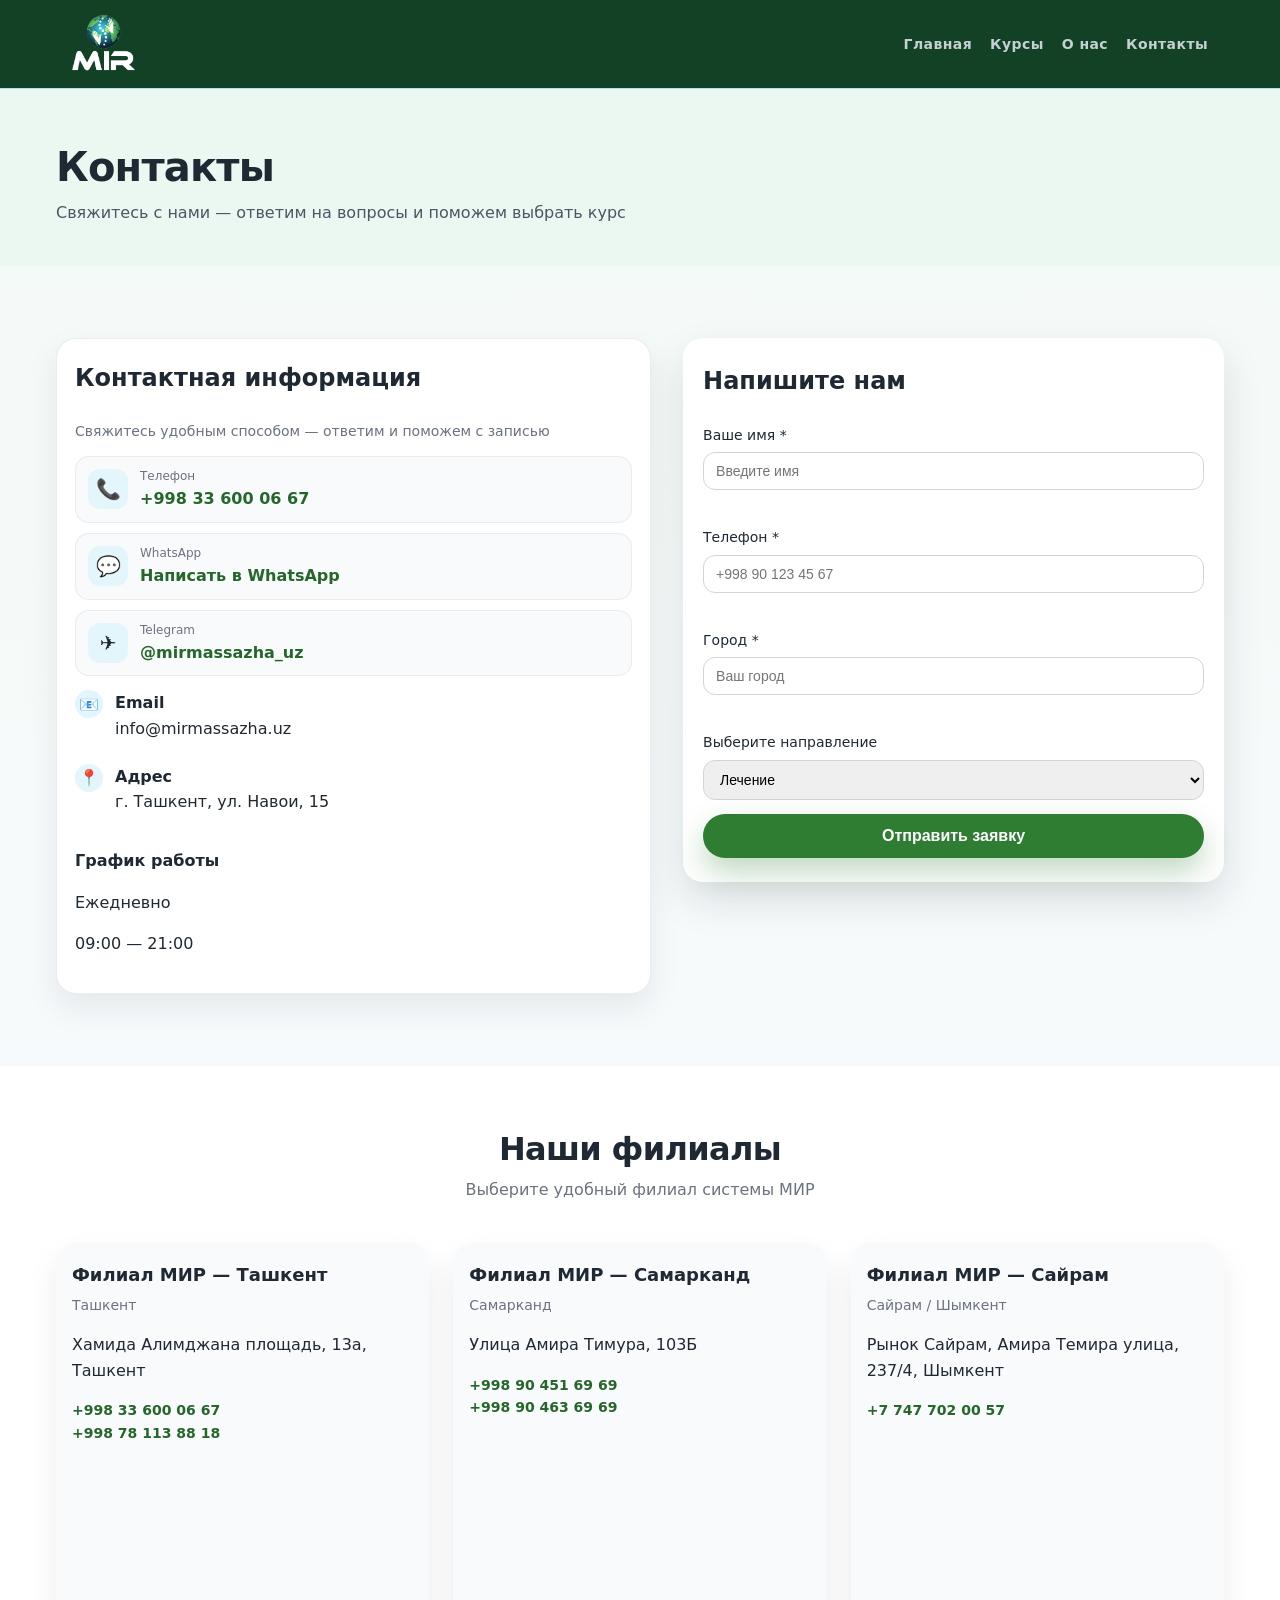
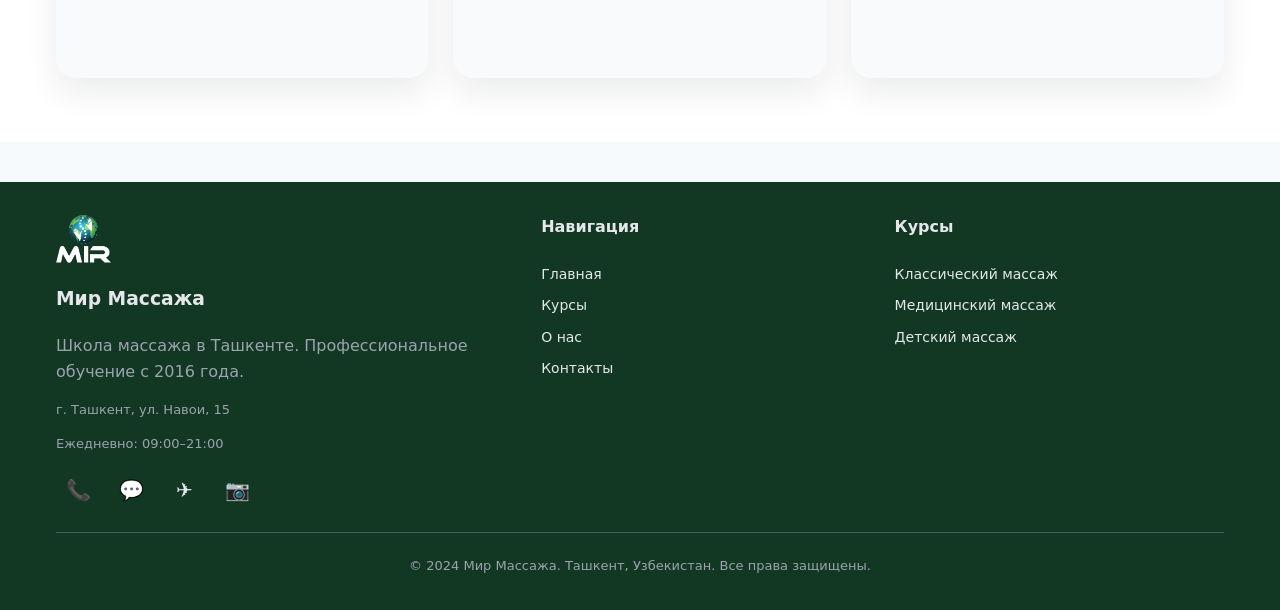
<file: contacts.html>
<!DOCTYPE html>
<html lang="ru">
<head>
  <meta charset="UTF-8">
  <meta name="viewport" content="width=device-width, initial-scale=1.0">
  <meta http-equiv="Content-Security-Policy" content="default-src 'self'; base-uri 'self'; object-src 'none'; frame-src 'self' https://mirbonus.bitrix24site.ru https://www.google.com https://www.google.com/maps https://maps.google.com; img-src 'self' data: https:; style-src 'self' 'unsafe-inline' https:; script-src 'self' https:; connect-src 'self' https:; upgrade-insecure-requests">
  <meta name="referrer" content="strict-origin-when-cross-origin">
  <meta name="description" content="Контакты школы Мир Массажа в Ташкенте. Телефон +998 90 123 45 67, Telegram, форма записи. г. Ташкент, ул. Навои, 15.">
  <meta name="keywords" content="контакты Мир Массажа, школа массажа Ташкент, запись на курсы, телефон Узбекистан">
  <meta property="og:title" content="Контакты — Мир Массажа">
  <meta property="og:description" content="Свяжитесь с нами — школа массажа в Ташкенте.">
  <meta property="og:type" content="website">
  <meta property="og:image" content="images/logo.png">
  <meta name="theme-color" content="#134126">
  <title>Контакты — Мир Массажа | Ташкент</title>
  <link rel="stylesheet" href="css/style.css">
</head>
<body>
  <header class="header" id="header">
    <div class="header__inner container">
      <a href="./index.html" class="header__logo-link">
        <img src="images/logo.png" alt="Мир Массажа" class="header__logo">
        <span class="header__brand-text">МИР</span>
      </a>
      <nav class="nav">
        <ul class="nav__list">
          <li><a href="./index.html" class="nav__link">Главная</a></li>
          <li><a href="./courses.html" class="nav__link">Курсы</a></li>
          <li><a href="./about.html" class="nav__link">О нас</a></li>
          <li><a href="./contacts.html" class="nav__link">Контакты</a></li>
        </ul>
        <button class="nav__toggle" aria-label="Меню">
          <span></span>
          <span></span>
          <span></span>
        </button>
      </nav>
    </div>
  </header>

  <main>
    <section class="page-hero" id="hero">
      <div class="container animate-on-scroll">
        <h1>Контакты</h1>
        <p>Свяжитесь с нами — ответим на вопросы и поможем выбрать курс</p>
      </div>
    </section>

    <section class="section contact-section" id="contact">
      <div class="container">
        <div class="contacts-page__grid">
          <div class="contact-card animate-on-scroll">
            <h3>Контактная информация</h3>
            <p class="contact-card__lead">Свяжитесь удобным способом — ответим и поможем с записью</p>
            <div class="contact-card__channels">
              <a class="contact-channel" href="tel:+998336000667">
                <span class="contact-channel__icon" aria-hidden="true">📞</span>
                <span>
                  <span class="contact-channel__label">Телефон</span>
                  <span class="contact-channel__value">+998 33 600 06 67</span>
                </span>
              </a>
              <a class="contact-channel" href="https://wa.me/998336000667" target="_blank" rel="noopener noreferrer">
                <span class="contact-channel__icon" aria-hidden="true">💬</span>
                <span>
                  <span class="contact-channel__label">WhatsApp</span>
                  <span class="contact-channel__value">Написать в WhatsApp</span>
                </span>
              </a>
              <a class="contact-channel" href="https://t.me/mirmassazha_uz" target="_blank" rel="noopener noreferrer">
                <span class="contact-channel__icon" aria-hidden="true">✈️</span>
                <span>
                  <span class="contact-channel__label">Telegram</span>
                  <span class="contact-channel__value">@mirmassazha_uz</span>
                </span>
              </a>
            </div>
            <div class="contact-card__extras">
            <div class="contact__item">
              <div class="contact__item-icon">📧</div>
              <div>
                <strong>Email</strong><br>
                <a href="mailto:info@mirmassazha.uz">info@mirmassazha.uz</a>
              </div>
            </div>
            <div class="contact__item">
              <div class="contact__item-icon">📍</div>
              <div>
                <strong>Адрес</strong><br>
                г. Ташкент, ул. Навои, 15
              </div>
            </div>
            </div>
            <div class="working-hours">
              <h4>График работы</h4>
              <p>Ежедневно</p>
              <p>09:00 — 21:00</p>
            </div>
          </div>
          <div class="animate-on-scroll">
            <div class="contact-form" id="contact-form">
              <h2 class="contact-form__title">Напишите нам</h2>
              <form id="contacts-form" class="contact-form__form">
                <div class="form-group">
                  <label for="contacts-name">Ваше имя *</label>
                  <input type="text" id="contacts-name" name="name" required placeholder="Введите имя">
                  <span class="form-error" id="contacts-name-error"></span>
                </div>
                <div class="form-group">
                  <label for="contacts-phone">Телефон *</label>
                  <input type="tel" id="contacts-phone" name="phone" required placeholder="+998 90 123 45 67">
                  <span class="form-error" id="contacts-phone-error"></span>
                </div>
                <div class="form-group">
                  <label for="contacts-city">Город *</label>
                  <input type="text" id="contacts-city" name="city" required placeholder="Ваш город">
                  <span class="form-error" id="contacts-city-error"></span>
                </div>
                <div class="form-group">
                  <label for="contacts-interest">Выберите направление</label>
                  <select id="contacts-interest" name="interest">
                    <option value="Лечение">Лечение</option>
                    <option value="Обучение">Обучение</option>
                  </select>
                </div>
                <button type="submit" class="btn btn--primary" style="width: 100%;">Отправить заявку</button>
              </form>
            </div>
          </div>
        </div>
      </div>
    </section>

    <section class="branches">
      <div class="container">
        <div class="section-title animate-on-scroll">
          <h2>Наши филиалы</h2>
          <p>Выберите удобный филиал системы МИР</p>
        </div>
        <div class="branches__grid">
          <div class="branch-card animate-on-scroll">
            <div>
              <div class="branch-card__title">Филиал МИР — Ташкент</div>
              <div class="branch-card__city">Ташкент</div>
              <p>Хамида Алимджана площадь, 13а, Ташкент</p>
              <div class="branch-card__phones">
                <div><a href="tel:+998336000667">+998 33 600 06 67</a></div>
                <div><a href="tel:+998781138818">+998 78 113 88 18</a></div>
              </div>
            </div>
            <div class="branch-card__map">
              <iframe src="https://www.google.com/maps?q=Hamid%20Alimdjan%20maydoni%2013A%2C%20Tashkent%2C%20Uzbekistan&output=embed" loading="lazy" referrerpolicy="no-referrer-when-downgrade"></iframe>
            </div>
          </div>

          <div class="branch-card animate-on-scroll">
            <div>
              <div class="branch-card__title">Филиал МИР — Самарканд</div>
              <div class="branch-card__city">Самарканд</div>
              <p>Улица Амира Тимура, 103Б</p>
              <div class="branch-card__phones">
                <div><a href="tel:+998904516969">+998 90 451 69 69</a></div>
                <div><a href="tel:+998904636969">+998 90 463 69 69</a></div>
              </div>
            </div>
            <div class="branch-card__map">
              <iframe src="https://www.google.com/maps?q=Amir%20Temur%20ko%27chasi%20103B%2C%20Samarkand%2C%20Uzbekistan&output=embed" loading="lazy" referrerpolicy="no-referrer-when-downgrade" title="Карта филиала МИР в Самарканде"></iframe>
            </div>
          </div>

          <div class="branch-card animate-on-scroll">
            <div>
              <div class="branch-card__title">Филиал МИР — Сайрам</div>
              <div class="branch-card__city">Сайрам / Шымкент</div>
              <p>Рынок Сайрам, Амира Темира улица, 237/4, Шымкент</p>
              <div class="branch-card__phones">
                <div><a href="tel:+77477020057">+7 747 702 00 57</a></div>
              </div>
            </div>
            <div class="branch-card__map">
              <iframe src="https://www.google.com/maps?q=Sairam%20market%2C%20Amir%20Temir%20street%20237%2F4%2C%20Shymkent&output=embed" loading="lazy" referrerpolicy="no-referrer-when-downgrade"></iframe>
            </div>
          </div>
        </div>
      </div>
    </section>
  </main>

  <footer class="footer">
    <div class="container">
      <div class="footer__grid">
        <div class="footer__brand">
          <img src="images/logo.png" alt="Мир Массажа" class="footer__logo">
          <h3>Мир Массажа</h3>
          <p>Школа массажа в Ташкенте. Профессиональное обучение с 2016 года.</p>
          <p class="footer__address">г. Ташкент, ул. Навои, 15</p>
          <p class="footer__hours">Ежедневно: 09:00–21:00</p>
          <div class="footer__social">
            <a href="tel:+998336000667" aria-label="Позвонить">📞</a>
            <a href="https://wa.me/998336000667" target="_blank" rel="noopener noreferrer" aria-label="WhatsApp">💬</a>
            <a href="https://t.me/mirmassazha_uz" target="_blank" rel="noopener noreferrer" aria-label="Telegram">✈️</a>
            <a href="https://instagram.com/mirmassazha" target="_blank" rel="noopener noreferrer" aria-label="Instagram">📷</a>
          </div>
        </div>
        <nav class="footer__nav">
          <h4>Навигация</h4>
          <ul>
            <li><a href="./index.html">Главная</a></li>
            <li><a href="./courses.html">Курсы</a></li>
            <li><a href="./about.html">О нас</a></li>
            <li><a href="./contacts.html">Контакты</a></li>
          </ul>
        </nav>
        <nav class="footer__nav">
          <h4>Курсы</h4>
          <ul>
            <li><a href="classic-massage.html">Классический массаж</a></li>
            <li><a href="medical-massage.html">Медицинский массаж</a></li>
            <li><a href="kids-massage.html">Детский массаж</a></li>
          </ul>
        </nav>
      </div>
      <div class="footer__bottom">
        <p>© 2024 Мир Массажа. Ташкент, Узбекистан. Все права защищены.</p>
      </div>
    </div>
  </footer>

  <script src="js/main.js" defer></script>
  <script src="js/animations.js" defer></script>
</body>
</html>
</file>
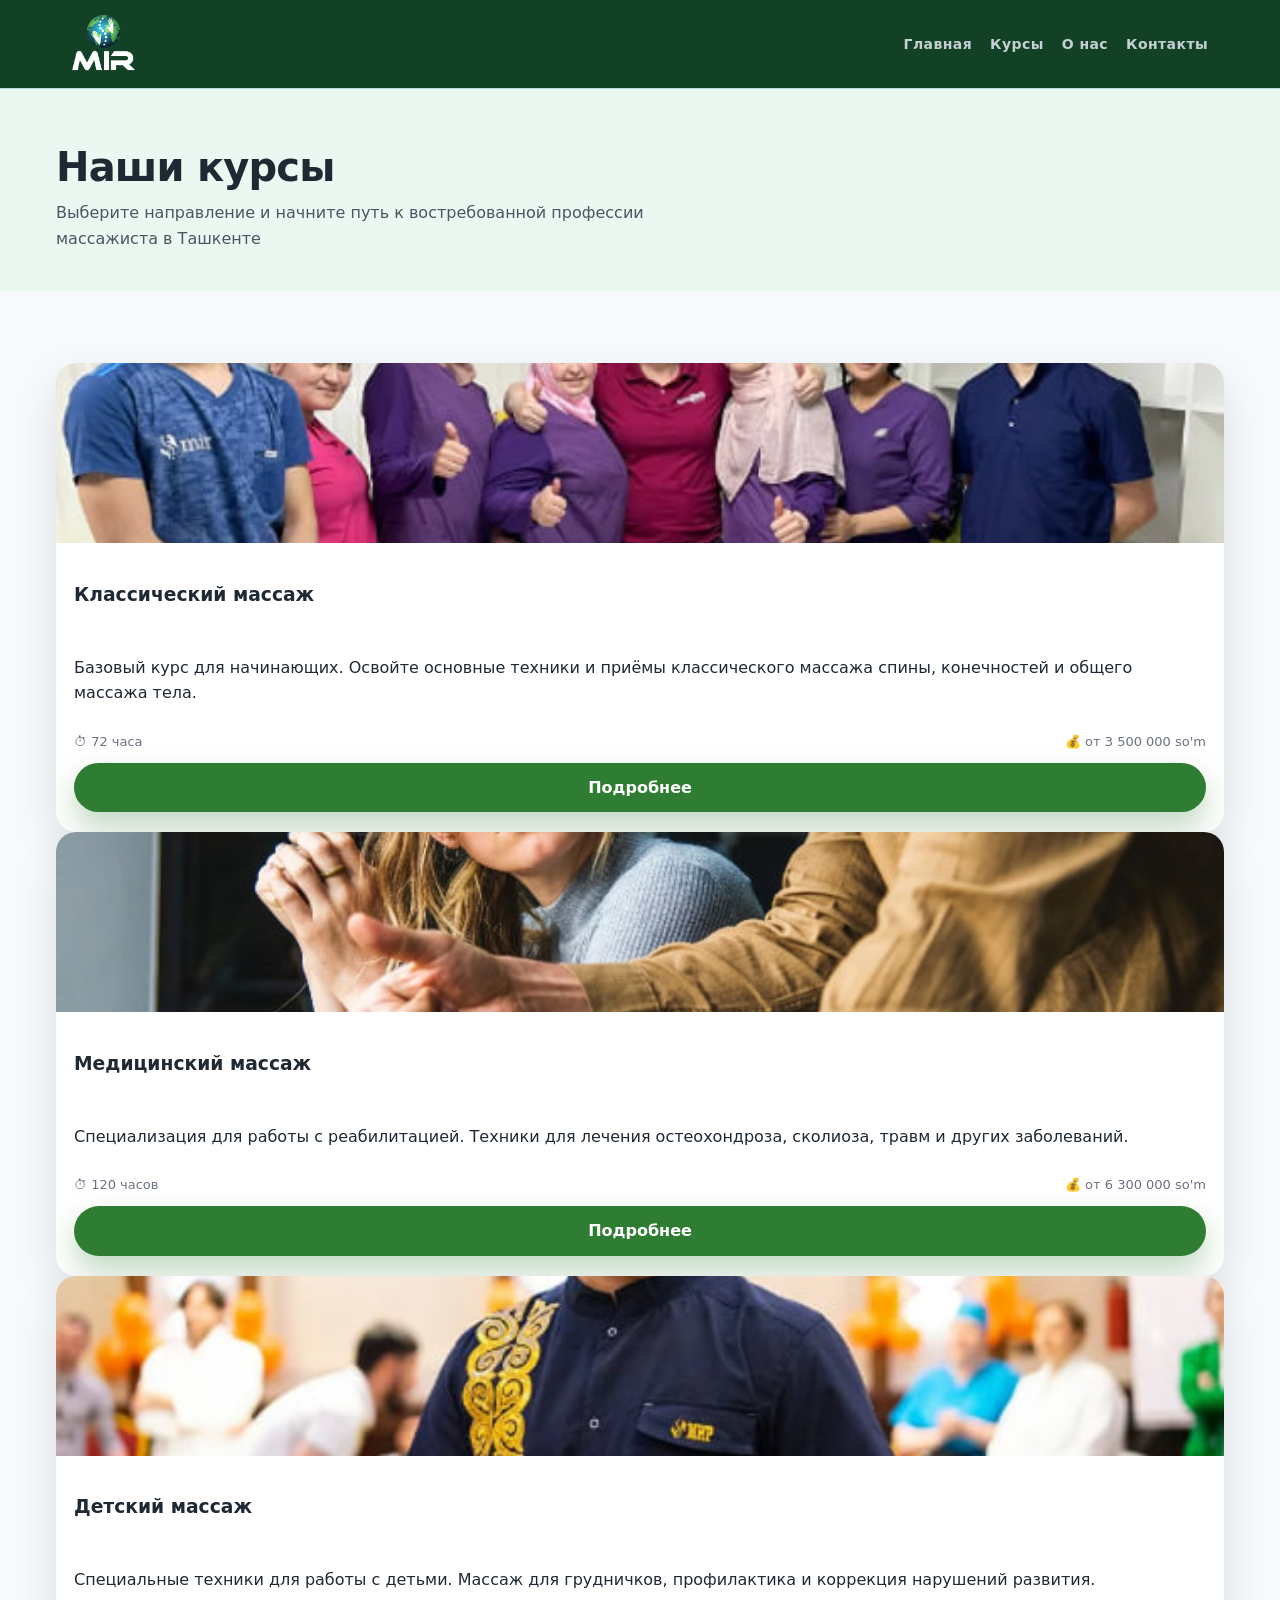
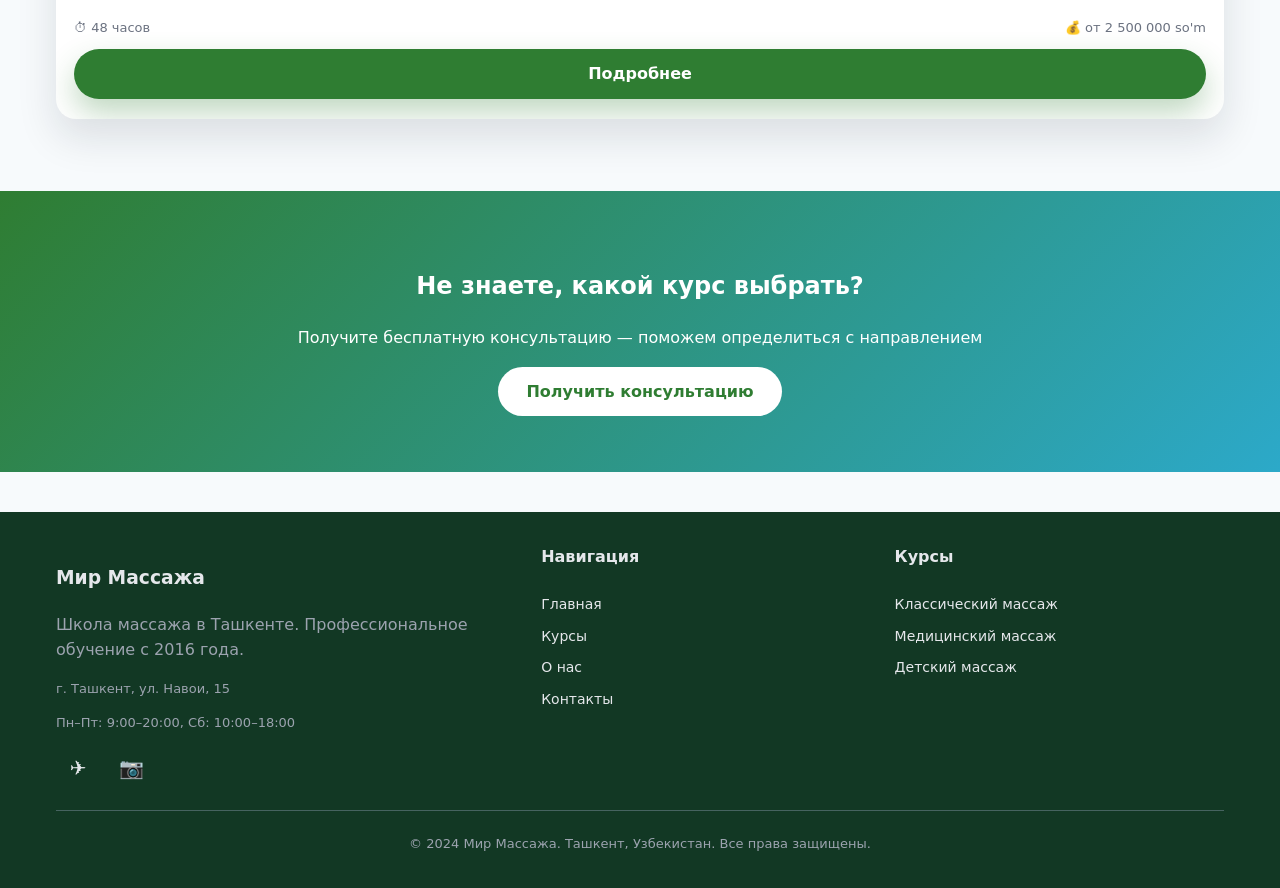
<file: courses.html>
<!DOCTYPE html>
<html lang="ru">
<head>
  <meta charset="UTF-8">
  <meta name="viewport" content="width=device-width, initial-scale=1.0">
  <meta http-equiv="Content-Security-Policy" content="default-src 'self'; base-uri 'self'; object-src 'none'; frame-src 'self' https://mirbonus.bitrix24site.ru; img-src 'self' data: https:; style-src 'self' 'unsafe-inline' https:; script-src 'self' https:; connect-src 'self' https:; upgrade-insecure-requests">
  <meta name="referrer" content="strict-origin-when-cross-origin">
  <meta name="description" content="Курсы массажа в Ташкенте: классический, медицинский, детский. Школа Мир Массажа. Цены от 2 500 000 so'm. Запись на обучение.">
  <meta name="keywords" content="курсы массажа Ташкент, обучение массажу Узбекистан, классический массаж, медицинский массаж, детский массаж">
  <meta property="og:title" content="Курсы — Мир Массажа">
  <meta property="og:description" content="Курсы массажа в Ташкенте. Классический, медицинский, детский массаж.">
  <meta property="og:type" content="website">
  <meta property="og:image" content="images/logo.png">
  <meta name="theme-color" content="#134126">
  <title>Курсы массажа — Мир Массажа | Ташкент</title>
  <link rel="stylesheet" href="css/style.css">
</head>
<body>
  <header class="header" id="header">
    <div class="header__inner container">
      <a href="./index.html" class="header__logo-link">
        <img src="images/logo.png" alt="Мир Массажа" class="header__logo">
        <span class="header__brand-text">МИР</span>
      </a>
      <nav class="nav">
        <ul class="nav__list">
          <li><a href="./index.html" class="nav__link">Главная</a></li>
          <li><a href="./courses.html" class="nav__link">Курсы</a></li>
          <li><a href="./about.html" class="nav__link">О нас</a></li>
          <li><a href="./contacts.html" class="nav__link">Контакты</a></li>
        </ul>
        <button class="nav__toggle" aria-label="Меню">
          <span></span>
          <span></span>
          <span></span>
        </button>
      </nav>
    </div>
  </header>

  <main>
    <section class="page-hero" id="hero">
      <div class="container animate-on-scroll">
        <h1>Наши курсы</h1>
        <p>Выберите направление и начните путь к востребованной профессии массажиста в Ташкенте</p>
      </div>
    </section>

    <section class="section courses-preview" id="services">
      <div class="container">
        <div class="courses-page__grid">
          <article class="course-card animate-on-scroll">
            <div class="course-card__image">
              <img src="images/massage-training.png" alt="Обучение классическому массажу">
            </div>
            <div class="course-card__content">
              <h3>Классический массаж</h3>
              <p>Базовый курс для начинающих. Освойте основные техники и приёмы классического массажа спины, конечностей и общего массажа тела.</p>
              <div class="course-card__meta">
                <span>⏱ 72 часа</span>
                <span>💰 от 3 500 000 so'm</span>
              </div>
              <a href="classic-massage.html" class="btn btn--primary">Подробнее</a>
            </div>
          </article>
          <article class="course-card animate-on-scroll">
            <div class="course-card__image">
              <img src="images/mentor-student.png" alt="Медицинский массаж">
            </div>
            <div class="course-card__content">
              <h3>Медицинский массаж</h3>
              <p>Специализация для работы с реабилитацией. Техники для лечения остеохондроза, сколиоза, травм и других заболеваний.</p>
              <div class="course-card__meta">
                <span>⏱ 120 часов</span>
                <span>💰 от 6 300 000 so'm</span>
              </div>
              <a href="medical-massage.html" class="btn btn--primary">Подробнее</a>
            </div>
          </article>
          <article class="course-card animate-on-scroll">
            <div class="course-card__image">
              <img src="images/team-massage.png" alt="Детский массаж">
            </div>
            <div class="course-card__content">
              <h3>Детский массаж</h3>
              <p>Специальные техники для работы с детьми. Массаж для грудничков, профилактика и коррекция нарушений развития.</p>
              <div class="course-card__meta">
                <span>⏱ 48 часов</span>
                <span>💰 от 2 500 000 so'm</span>
              </div>
              <a href="kids-massage.html" class="btn btn--primary">Подробнее</a>
            </div>
          </article>
        </div>
      </div>
    </section>

    <section class="cta-block" id="contact">
      <div class="container">
        <h2>Не знаете, какой курс выбрать?</h2>
        <p>Получите бесплатную консультацию — поможем определиться с направлением</p>
        <a href="contacts.html#contact-form" class="btn btn--primary">Получить консультацию</a>
      </div>
    </section>
  </main>

  <footer class="footer">
    <div class="container">
      <div class="footer__grid">
        <div class="footer__brand">
          <h3>Мир Массажа</h3>
          <p>Школа массажа в Ташкенте. Профессиональное обучение с 2016 года.</p>
          <p class="footer__address">г. Ташкент, ул. Навои, 15</p>
          <p class="footer__hours">Пн–Пт: 9:00–20:00, Сб: 10:00–18:00</p>
          <div class="footer__social">
            <a href="https://t.me/mirmassazha_uz" target="_blank" rel="noopener" aria-label="Telegram">✈️</a>
            <a href="https://instagram.com/mirmassazha" target="_blank" rel="noopener" aria-label="Instagram">📷</a>
          </div>
        </div>
        <nav class="footer__nav">
          <h4>Навигация</h4>
          <ul>
            <li><a href="./index.html">Главная</a></li>
            <li><a href="./courses.html">Курсы</a></li>
            <li><a href="./about.html">О нас</a></li>
            <li><a href="./contacts.html">Контакты</a></li>
          </ul>
        </nav>
        <nav class="footer__nav">
          <h4>Курсы</h4>
          <ul>
            <li><a href="classic-massage.html">Классический массаж</a></li>
            <li><a href="medical-massage.html">Медицинский массаж</a></li>
            <li><a href="kids-massage.html">Детский массаж</a></li>
          </ul>
        </nav>
      </div>
      <div class="footer__bottom">
        <p>© 2024 Мир Массажа. Ташкент, Узбекистан. Все права защищены.</p>
      </div>
    </div>
  </footer>

  <script src="js/main.js" defer></script>
  <script src="js/animations.js" defer></script>
</body>
</html>
</file>
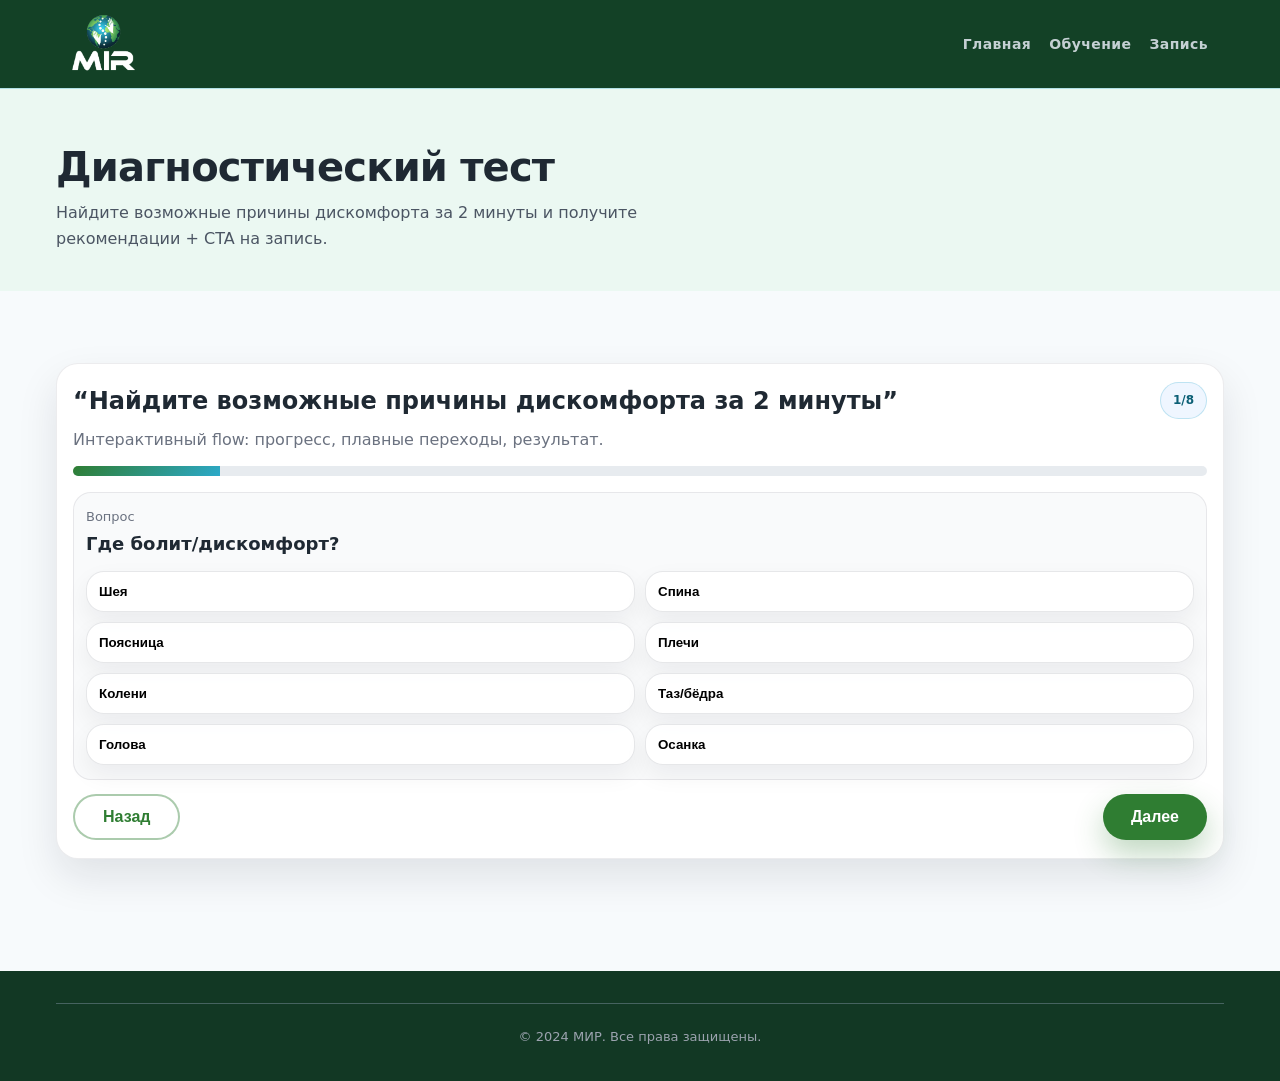
<file: diagnostic-test.html>
<!DOCTYPE html>
<html lang="ru">
<head>
  <meta charset="UTF-8">
  <meta name="viewport" content="width=device-width, initial-scale=1.0">
  <meta http-equiv="Content-Security-Policy" content="default-src 'self'; base-uri 'self'; object-src 'none'; frame-src 'self' https://mirbonus.bitrix24site.ru; img-src 'self' data: https:; style-src 'self' 'unsafe-inline' https:; script-src 'self' https:; connect-src 'self' https:; upgrade-insecure-requests">
  <meta name="referrer" content="strict-origin-when-cross-origin">
  <meta name="description" content="Диагностический тест МИР — найдите возможные причины дискомфорта за 2 минуты.">
  <meta property="og:title" content="Диагностический тест — МИР">
  <meta property="og:description" content="Тест на определение боли и персональные рекомендации за 2 минуты.">
  <meta property="og:type" content="website">
  <meta property="og:image" content="images/logo.png">
  <meta name="theme-color" content="#134126">
  <title>Диагностический тест — МИР</title>
  <link rel="stylesheet" href="css/style.css">
</head>
<body>
  <header class="header" id="header">
    <div class="header__inner container">
      <a href="./index.html" class="header__logo-link">
        <img src="images/logo.png" alt="МИР" class="header__logo">
        <span class="header__brand-text">МИР</span>
      </a>
      <nav class="nav">
        <ul class="nav__list">
          <li><a href="./index.html#hero" class="nav__link">Главная</a></li>
          <li><a href="./index.html#education" class="nav__link">Обучение</a></li>
          <li><a href="./booking.html" class="nav__link">Запись</a></li>
        </ul>
        <button class="nav__toggle" aria-label="Меню">
          <span></span>
          <span></span>
          <span></span>
        </button>
      </nav>
    </div>
  </header>

  <main>
    <section class="page-hero" id="hero">
      <div class="container animate-on-scroll">
        <h1>Диагностический тест</h1>
        <p>Найдите возможные причины дискомфорта за 2 минуты и получите рекомендации + CTA на запись.</p>
      </div>
    </section>

    <section class="section">
      <div class="container">
        <div class="mir-test animate-on-scroll" data-test>
          <div class="mir-test__head">
            <div>
              <h2 style="margin:0;">“Найдите возможные причины дискомфорта за 2 минуты”</h2>
              <p style="margin:6px 0 0;color:#6b7280;">Интерактивный flow: прогресс, плавные переходы, результат.</p>
            </div>
            <div class="mir-test__badge" data-test-badge>1/8</div>
          </div>

          <div class="mir-test__progress" aria-hidden="true">
            <div class="mir-test__progress-bar" data-test-progress></div>
          </div>

          <div class="mir-test__body" data-test-body></div>

          <div class="mir-test__actions" data-test-actions>
            <button class="btn btn--secondary" type="button" data-test-prev disabled>Назад</button>
            <button class="btn btn--primary" type="button" data-test-next disabled>Далее</button>
          </div>
        </div>
      </div>
    </section>
  </main>

  <footer class="footer">
    <div class="container">
      <div class="footer__bottom">
        <p>© 2024 МИР. Все права защищены.</p>
      </div>
    </div>
  </footer>

  <div class="mir-mobile-cta" aria-label="Быстрые действия">
    <a class="mir-mobile-cta__btn" href="https://wa.me/998336000667" target="_blank" rel="noopener">WhatsApp</a>
    <a class="mir-mobile-cta__btn" href="tel:+998336000667">Звонок</a>
    <a class="mir-mobile-cta__btn mir-mobile-cta__btn--primary" href="./booking.html">Запись</a>
  </div>

  <script src="js/main.js" defer></script>
  <script src="js/animations.js" defer></script>
  <script src="js/diagnostic-test.js" defer></script>
</body>
</html>
</file>
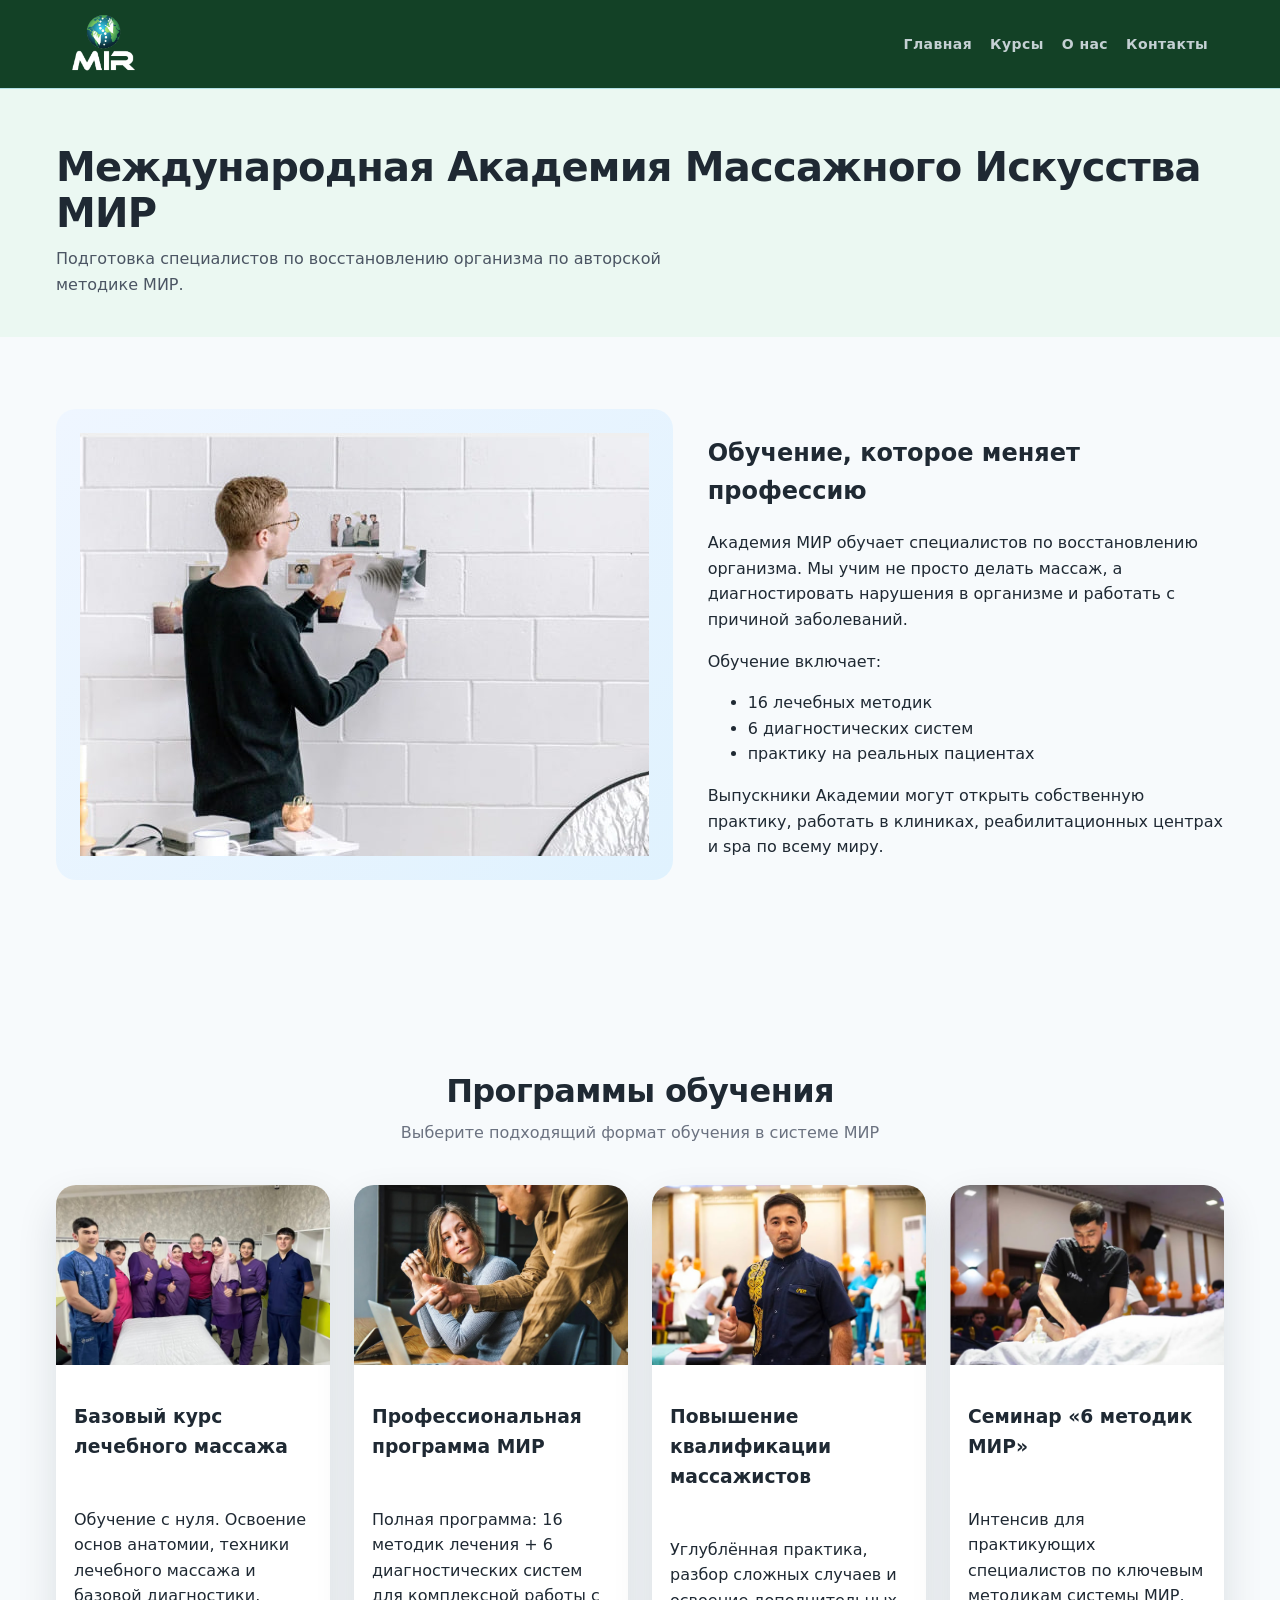
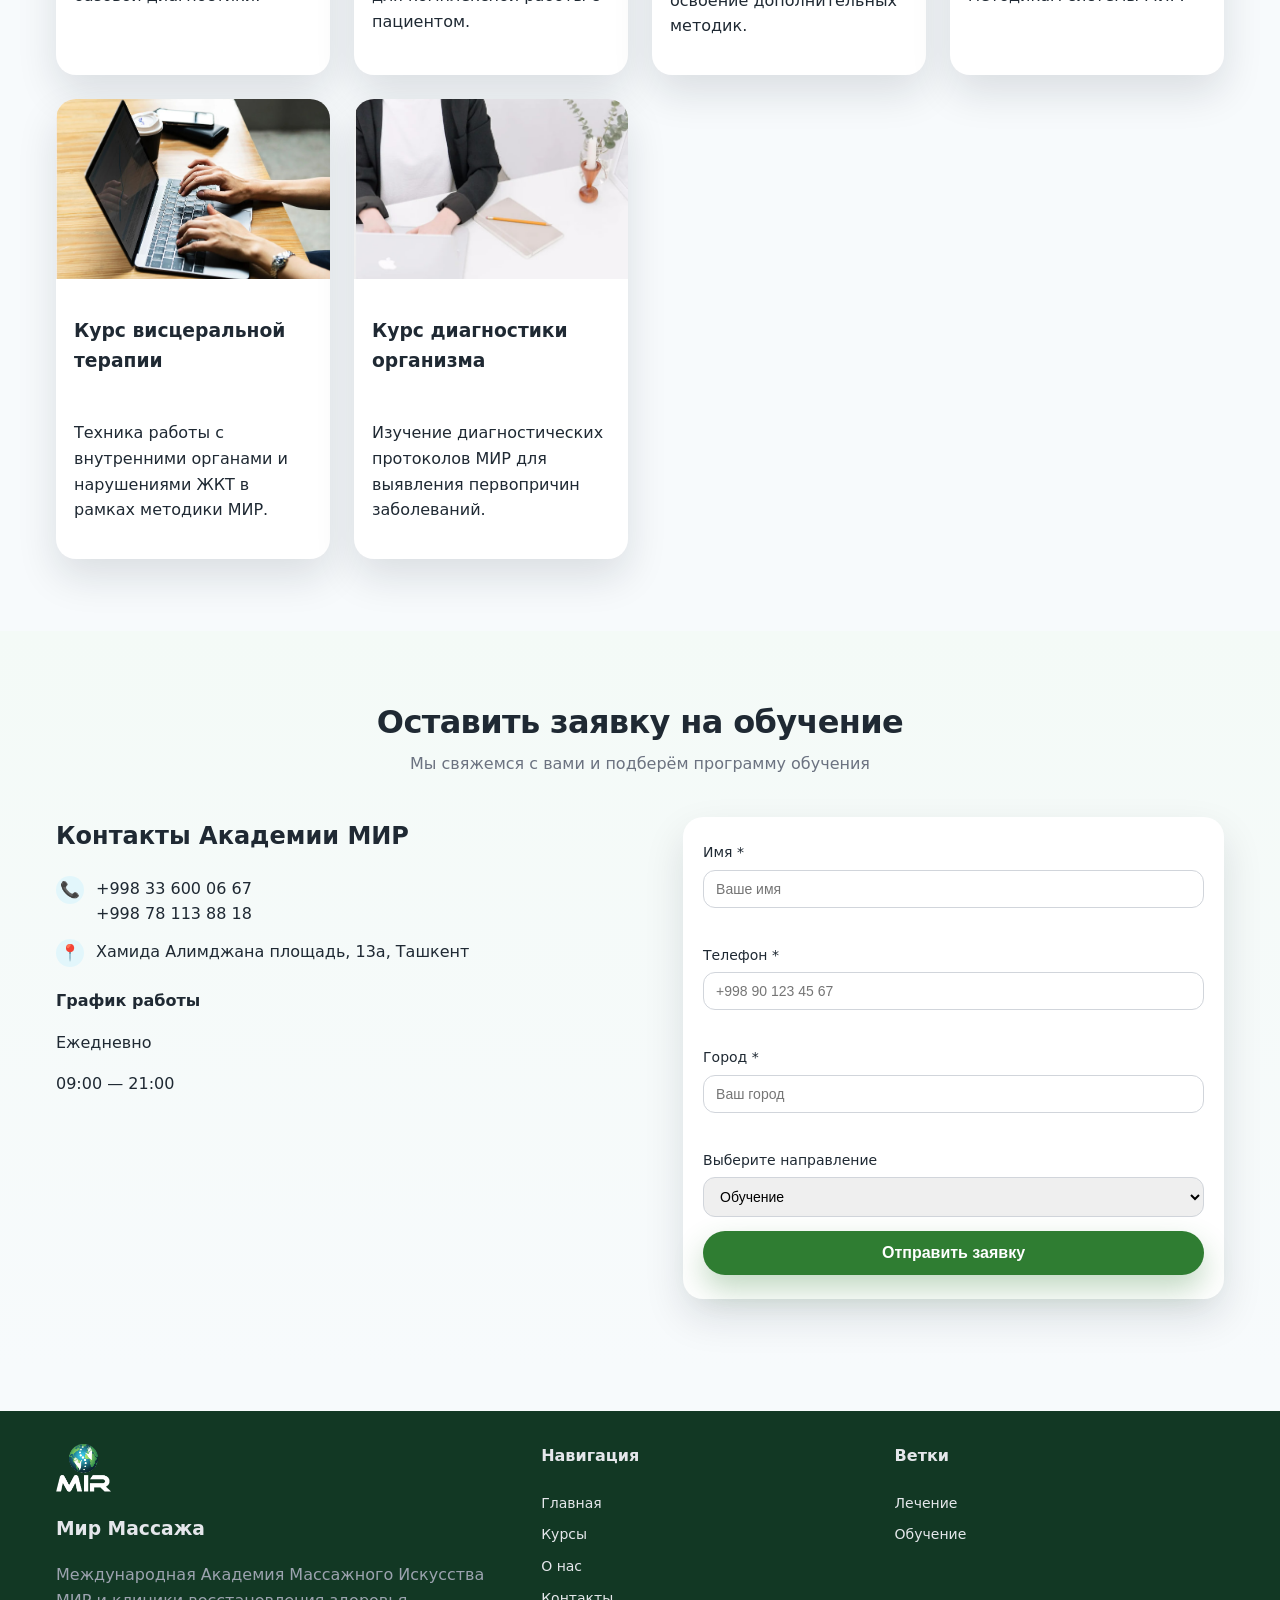
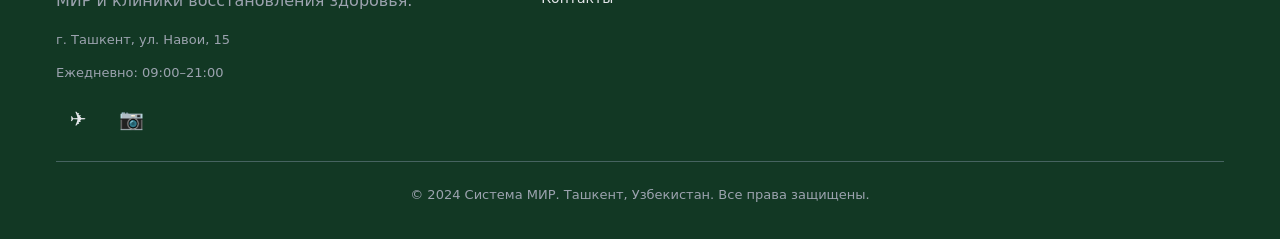
<file: education.html>
<!DOCTYPE html>
<html lang="ru">
<head>
  <meta charset="UTF-8">
  <meta name="viewport" content="width=device-width, initial-scale=1.0">
  <meta http-equiv="Content-Security-Policy" content="default-src 'self'; base-uri 'self'; object-src 'none'; frame-src 'self' https://mirbonus.bitrix24site.ru; img-src 'self' data: https:; style-src 'self' 'unsafe-inline' https:; script-src 'self' https:; connect-src 'self' https:; upgrade-insecure-requests">
  <meta name="referrer" content="strict-origin-when-cross-origin">
  <meta name="description" content="Международная Академия Массажного Искусства МИР — обучение специалистов по восстановлению организма. 16 лечебных методик, 6 диагностических систем, практика на пациентах.">
  <meta property="og:title" content="Обучение — Академия МИР">
  <meta property="og:description" content="Профессиональные программы и семинары по системе восстановления МИР.">
  <meta property="og:type" content="website">
  <meta property="og:image" content="images/logo.png">
  <meta name="theme-color" content="#134126">
  <title>Обучение — Академия МИР | Подготовка специалистов</title>
  <link rel="stylesheet" href="css/style.css">
</head>
<body>
  <header class="header" id="header">
    <div class="header__inner container">
      <a href="./index.html" class="header__logo-link">
        <img src="images/logo.png" alt="Мир Массажа" class="header__logo">
        <span class="header__brand-text">МИР</span>
      </a>
      <nav class="nav">
        <ul class="nav__list">
          <li><a href="./index.html" class="nav__link">Главная</a></li>
          <li><a href="./courses.html" class="nav__link">Курсы</a></li>
          <li><a href="./about.html" class="nav__link">О нас</a></li>
          <li><a href="./contacts.html" class="nav__link">Контакты</a></li>
        </ul>
        <button class="nav__toggle" aria-label="Меню">
          <span></span>
          <span></span>
          <span></span>
        </button>
      </nav>
    </div>
  </header>

  <main>
    <section class="page-hero" id="hero">
      <div class="container animate-on-scroll">
        <h1>Международная Академия Массажного Искусства МИР</h1>
        <p>Подготовка специалистов по восстановлению организма по авторской методике МИР.</p>
      </div>
    </section>

    <section class="section">
      <div class="container">
        <div class="content-with-image animate-on-scroll">
          <div class="content-with-image__img">
            <img src="images/team-banner.png" alt="Команда Академии МИР" class="img-styled">
          </div>
          <div>
            <h2>Обучение, которое меняет профессию</h2>
            <p>Академия МИР обучает специалистов по восстановлению организма. Мы учим не просто делать массаж, а диагностировать нарушения в организме и работать с причиной заболеваний.</p>
            <p>Обучение включает:</p>
            <ul>
              <li>16 лечебных методик</li>
              <li>6 диагностических систем</li>
              <li>практику на реальных пациентах</li>
            </ul>
            <p>Выпускники Академии могут открыть собственную практику, работать в клиниках, реабилитационных центрах и spa по всему миру.</p>
          </div>
        </div>
      </div>
    </section>

    <section class="section" id="services">
      <div class="container">
        <div class="section-title animate-on-scroll">
          <h2>Программы обучения</h2>
          <p>Выберите подходящий формат обучения в системе МИР</p>
        </div>
        <div class="courses-grid">
          <div class="course-card animate-on-scroll">
            <div class="course-card__image">
              <img src="images/massage-training.png" alt="Базовый курс лечебного массажа">
            </div>
            <div class="course-card__content">
              <h3>Базовый курс лечебного массажа</h3>
              <p>Обучение с нуля. Освоение основ анатомии, техники лечебного массажа и базовой диагностики.</p>
            </div>
          </div>

          <div class="course-card animate-on-scroll">
            <div class="course-card__image">
              <img src="images/mentor-student.png" alt="Профессиональная программа МИР">
            </div>
            <div class="course-card__content">
              <h3>Профессиональная программа МИР</h3>
              <p>Полная программа: 16 методик лечения + 6 диагностических систем для комплексной работы с пациентом.</p>
            </div>
          </div>

          <div class="course-card animate-on-scroll">
            <div class="course-card__image">
              <img src="images/team-massage.png" alt="Повышение квалификации массажистов">
            </div>
            <div class="course-card__content">
              <h3>Повышение квалификации массажистов</h3>
              <p>Углублённая практика, разбор сложных случаев и освоение дополнительных методик.</p>
            </div>
          </div>

          <div class="course-card animate-on-scroll">
            <div class="course-card__image">
              <img src="images/collaboration.png" alt="Семинар «6 методик МИР»">
            </div>
            <div class="course-card__content">
              <h3>Семинар «6 методик МИР»</h3>
              <p>Интенсив для практикующих специалистов по ключевым методикам системы МИР.</p>
            </div>
          </div>

          <div class="course-card animate-on-scroll">
            <div class="course-card__image">
              <img src="images/creative-wall.png" alt="Курс висцеральной терапии">
            </div>
            <div class="course-card__content">
              <h3>Курс висцеральной терапии</h3>
              <p>Техника работы с внутренними органами и нарушениями ЖКТ в рамках методики МИР.</p>
            </div>
          </div>

          <div class="course-card animate-on-scroll">
            <div class="course-card__image">
              <img src="images/office-desk.png" alt="Курс диагностики организма">
            </div>
            <div class="course-card__content">
              <h3>Курс диагностики организма</h3>
              <p>Изучение диагностических протоколов МИР для выявления первопричин заболеваний.</p>
            </div>
          </div>
        </div>
      </div>
    </section>

    <section class="section contact-section" id="contact">
      <div class="container">
        <div class="section-title animate-on-scroll">
          <h2>Оставить заявку на обучение</h2>
          <p>Мы свяжемся с вами и подберём программу обучения</p>
        </div>
        <div class="contact__grid">
          <div class="contact__info animate-on-scroll">
            <h2>Контакты Академии МИР</h2>
            <div class="contact__item">
              <div class="contact__item-icon">📞</div>
              <div>
                <a href="tel:+998336000667">+998 33 600 06 67</a><br>
                <a href="tel:+998781138818">+998 78 113 88 18</a>
              </div>
            </div>
            <div class="contact__item">
              <div class="contact__item-icon">📍</div>
              <div>
                Хамида Алимджана площадь, 13а, Ташкент
              </div>
            </div>
            <div class="working-hours">
              <h4>График работы</h4>
              <p>Ежедневно</p>
              <p>09:00 — 21:00</p>
            </div>
          </div>
          <div class="contact-form animate-on-scroll">
            <form id="education-form" class="contact-form__form">
              <div class="form-group">
                <label for="education-name">Имя *</label>
                <input type="text" id="education-name" name="name" required placeholder="Ваше имя">
                <span class="form-error" id="education-name-error"></span>
              </div>
              <div class="form-group">
                <label for="education-phone">Телефон *</label>
                <input type="tel" id="education-phone" name="phone" required placeholder="+998 90 123 45 67">
                <span class="form-error" id="education-phone-error"></span>
              </div>
              <div class="form-group">
                <label for="education-city">Город *</label>
                <input type="text" id="education-city" name="city" required placeholder="Ваш город">
                <span class="form-error" id="education-city-error"></span>
              </div>
              <div class="form-group">
                <label for="education-direction">Выберите направление</label>
                <select id="education-direction" name="direction">
                  <option value="Обучение" selected>Обучение</option>
                  <option value="Лечение">Лечение</option>
                </select>
              </div>
              <button type="submit" class="btn btn--primary" style="width: 100%;">Отправить заявку</button>
            </form>
          </div>
        </div>
      </div>
    </section>
  </main>

  <footer class="footer">
    <div class="container">
      <div class="footer__grid">
        <div class="footer__brand">
          <img src="images/logo.png" alt="Мир Массажа" class="footer__logo">
          <h3>Мир Массажа</h3>
          <p>Международная Академия Массажного Искусства МИР и клиники восстановления здоровья.</p>
          <p class="footer__address">г. Ташкент, ул. Навои, 15</p>
          <p class="footer__hours">Ежедневно: 09:00–21:00</p>
          <div class="footer__social">
            <a href="https://t.me/mirmassazha_uz" target="_blank" rel="noopener" aria-label="Telegram">✈️</a>
            <a href="https://instagram.com/mirmassazha" target="_blank" rel="noopener" aria-label="Instagram">📷</a>
          </div>
        </div>
        <nav class="footer__nav">
          <h4>Навигация</h4>
          <ul>
            <li><a href="./index.html">Главная</a></li>
            <li><a href="./courses.html">Курсы</a></li>
            <li><a href="./about.html">О нас</a></li>
            <li><a href="./contacts.html">Контакты</a></li>
          </ul>
        </nav>
        <nav class="footer__nav">
          <h4>Ветки</h4>
          <ul>
            <li><a href="treatment.html">Лечение</a></li>
            <li><a href="education.html">Обучение</a></li>
          </ul>
        </nav>
      </div>
      <div class="footer__bottom">
        <p>© 2024 Система МИР. Ташкент, Узбекистан. Все права защищены.</p>
      </div>
    </div>
  </footer>

  <script src="js/main.js" defer></script>
  <script src="js/animations.js" defer></script>
</body>
</html>
</file>
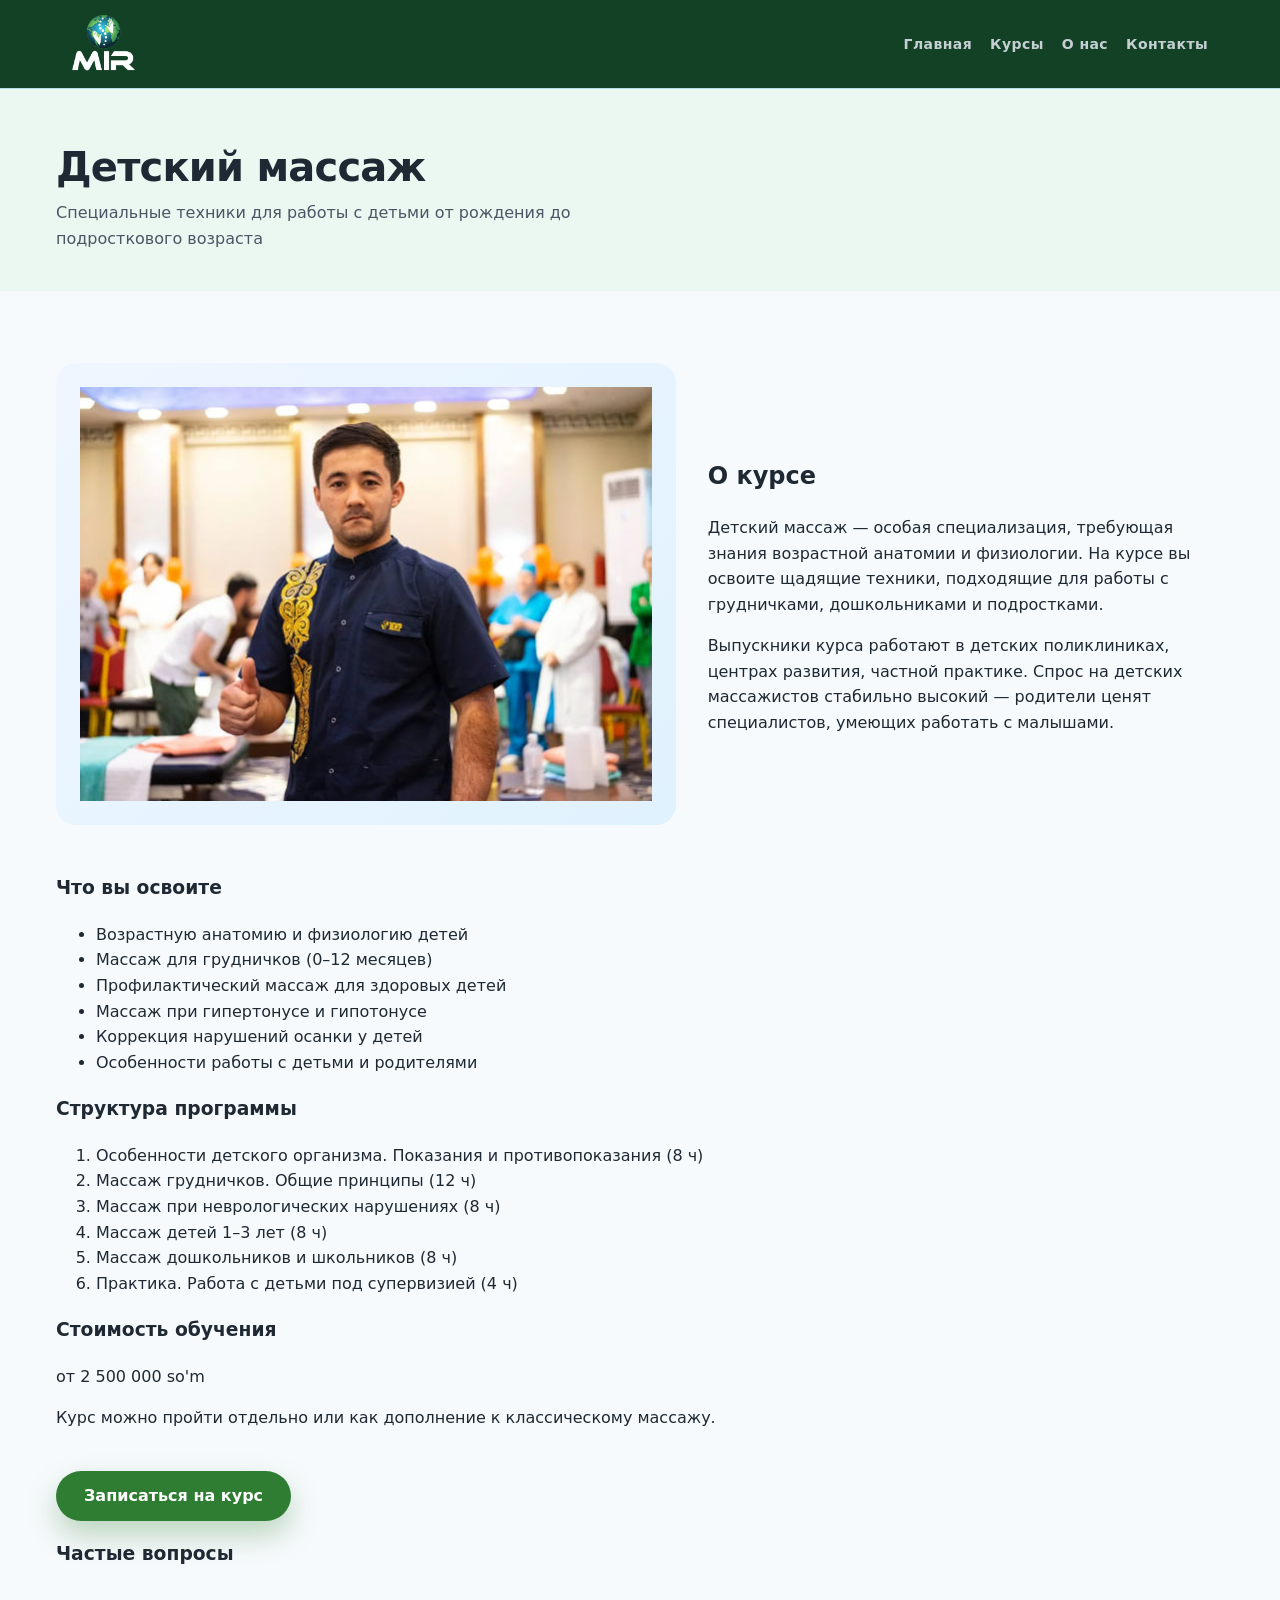
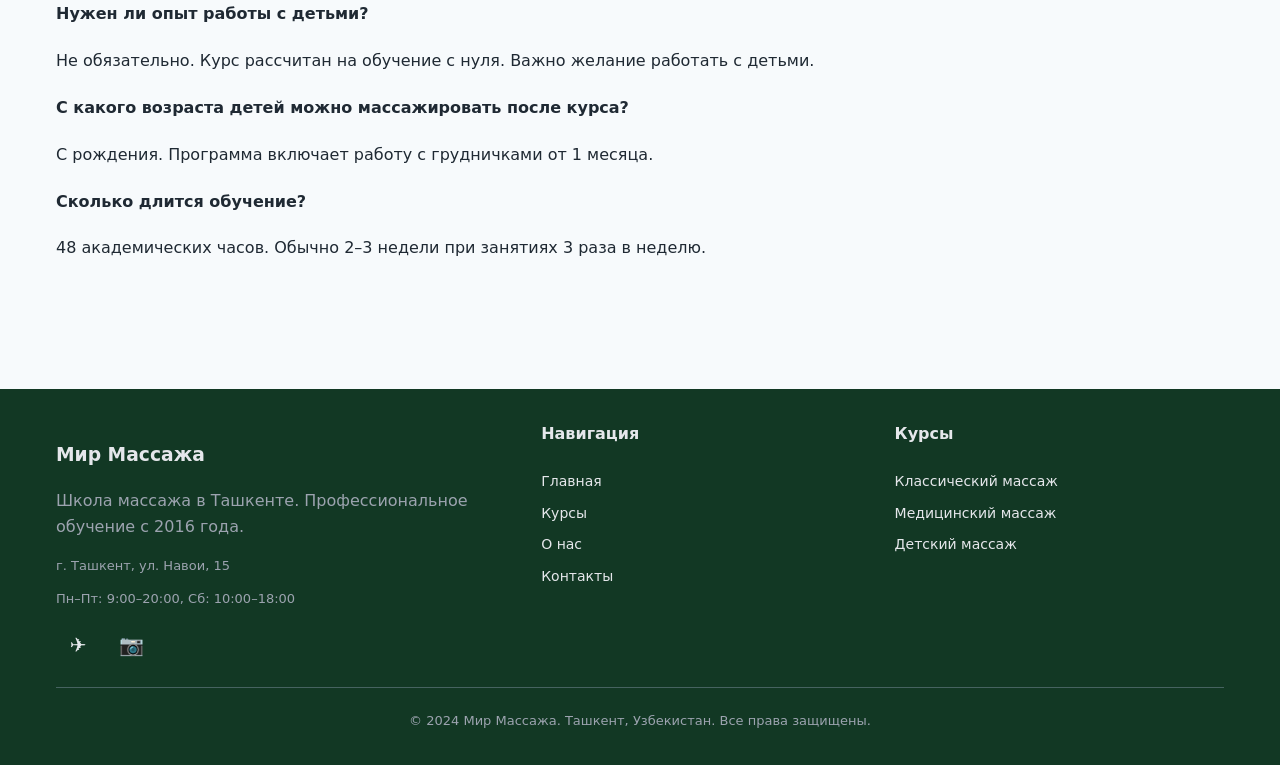
<file: kids-massage.html>
<!DOCTYPE html>
<html lang="ru">
<head>
  <meta charset="UTF-8">
  <meta name="viewport" content="width=device-width, initial-scale=1.0">
  <meta http-equiv="Content-Security-Policy" content="default-src 'self'; base-uri 'self'; object-src 'none'; frame-src 'self' https://mirbonus.bitrix24site.ru; img-src 'self' data: https:; style-src 'self' 'unsafe-inline' https:; script-src 'self' https:; connect-src 'self' https:; upgrade-insecure-requests">
  <meta name="referrer" content="strict-origin-when-cross-origin">
  <meta name="description" content="Курс детского массажа в Ташкенте. Массаж для грудничков. От 2 500 000 so'm. Школа Мир Массажа.">
  <meta name="keywords" content="детский массаж Ташкент, массаж для грудничков Узбекистан, детский массажист">
  <meta property="og:title" content="Детский массаж — Мир Массажа">
  <meta property="og:type" content="website">
  <meta property="og:image" content="images/logo.png">
  <meta name="theme-color" content="#134126">
  <title>Детский массаж — Мир Массажа | Ташкент</title>
  <link rel="stylesheet" href="css/style.css">
</head>
<body>
  <header class="header" id="header">
    <div class="header__inner container">
      <a href="./index.html" class="header__logo-link">
        <img src="images/logo.png" alt="Мир Массажа" class="header__logo">
        <span class="header__brand-text">МИР</span>
      </a>
      <nav class="nav">
        <ul class="nav__list">
          <li><a href="./index.html" class="nav__link">Главная</a></li>
          <li><a href="./courses.html" class="nav__link">Курсы</a></li>
          <li><a href="./about.html" class="nav__link">О нас</a></li>
          <li><a href="./contacts.html" class="nav__link">Контакты</a></li>
        </ul>
        <button class="nav__toggle" aria-label="Меню">
          <span></span>
          <span></span>
          <span></span>
        </button>
      </nav>
    </div>
  </header>

  <main>
    <section class="page-hero" id="hero">
      <div class="container animate-on-scroll">
        <h1>Детский массаж</h1>
        <p>Специальные техники для работы с детьми от рождения до подросткового возраста</p>
      </div>
    </section>

    <section class="section" id="services">
      <div class="container">
        <div class="course-detail__content">
          <div class="content-with-image animate-on-scroll" style="margin-bottom: 48px;">
            <div class="content-with-image__img">
              <img src="images/team-massage.png" alt="Обучение детскому массажу" class="img-styled">
            </div>
            <div>
              <h2>О курсе</h2>
            <p>Детский массаж — особая специализация, требующая знания возрастной анатомии и физиологии. На курсе вы освоите щадящие техники, подходящие для работы с грудничками, дошкольниками и подростками.</p>
            <p>Выпускники курса работают в детских поликлиниках, центрах развития, частной практике. Спрос на детских массажистов стабильно высокий — родители ценят специалистов, умеющих работать с малышами.</p>
            </div>
          </div>

          <div class="course-detail__learn animate-on-scroll">
            <h3>Что вы освоите</h3>
            <ul>
              <li>Возрастную анатомию и физиологию детей</li>
              <li>Массаж для грудничков (0–12 месяцев)</li>
              <li>Профилактический массаж для здоровых детей</li>
              <li>Массаж при гипертонусе и гипотонусе</li>
              <li>Коррекция нарушений осанки у детей</li>
              <li>Особенности работы с детьми и родителями</li>
            </ul>
          </div>

          <div class="course-detail__program animate-on-scroll">
            <h3>Структура программы</h3>
            <ol class="program-list">
              <li>Особенности детского организма. Показания и противопоказания (8 ч)</li>
              <li>Массаж грудничков. Общие принципы (12 ч)</li>
              <li>Массаж при неврологических нарушениях (8 ч)</li>
              <li>Массаж детей 1–3 лет (8 ч)</li>
              <li>Массаж дошкольников и школьников (8 ч)</li>
              <li>Практика. Работа с детьми под супервизией (4 ч)</li>
            </ol>
          </div>

          <div class="course-detail__price animate-on-scroll" id="contact">
            <h3>Стоимость обучения</h3>
            <p class="price">от 2 500 000 so'm</p>
            <p>Курс можно пройти отдельно или как дополнение к классическому массажу.</p>
            <a href="contacts.html#contact-form" class="btn btn--primary" style="margin-top: 24px;">Записаться на курс</a>
          </div>

          <section class="faq-section animate-on-scroll">
            <h3 style="margin-bottom: 32px;">Частые вопросы</h3>
            <div class="faq-list">
              <div class="faq-item">
                <h4>Нужен ли опыт работы с детьми?</h4>
                <p>Не обязательно. Курс рассчитан на обучение с нуля. Важно желание работать с детьми.</p>
              </div>
              <div class="faq-item">
                <h4>С какого возраста детей можно массажировать после курса?</h4>
                <p>С рождения. Программа включает работу с грудничками от 1 месяца.</p>
              </div>
              <div class="faq-item">
                <h4>Сколько длится обучение?</h4>
                <p>48 академических часов. Обычно 2–3 недели при занятиях 3 раза в неделю.</p>
              </div>
            </div>
          </section>
        </div>
      </div>
    </section>
  </main>

  <footer class="footer">
    <div class="container">
      <div class="footer__grid">
        <div class="footer__brand">
          <h3>Мир Массажа</h3>
          <p>Школа массажа в Ташкенте. Профессиональное обучение с 2016 года.</p>
          <p class="footer__address">г. Ташкент, ул. Навои, 15</p>
          <p class="footer__hours">Пн–Пт: 9:00–20:00, Сб: 10:00–18:00</p>
          <div class="footer__social">
            <a href="https://t.me/mirmassazha_uz" target="_blank" rel="noopener" aria-label="Telegram">✈️</a>
            <a href="https://instagram.com/mirmassazha" target="_blank" rel="noopener" aria-label="Instagram">📷</a>
          </div>
        </div>
        <nav class="footer__nav">
          <h4>Навигация</h4>
          <ul>
            <li><a href="./index.html">Главная</a></li>
            <li><a href="./courses.html">Курсы</a></li>
            <li><a href="./about.html">О нас</a></li>
            <li><a href="./contacts.html">Контакты</a></li>
          </ul>
        </nav>
        <nav class="footer__nav">
          <h4>Курсы</h4>
          <ul>
            <li><a href="classic-massage.html">Классический массаж</a></li>
            <li><a href="medical-massage.html">Медицинский массаж</a></li>
            <li><a href="kids-massage.html">Детский массаж</a></li>
          </ul>
        </nav>
      </div>
      <div class="footer__bottom">
        <p>© 2024 Мир Массажа. Ташкент, Узбекистан. Все права защищены.</p>
      </div>
    </div>
  </footer>

  <script src="js/main.js" defer></script>
  <script src="js/animations.js" defer></script>
</body>
</html>
</file>
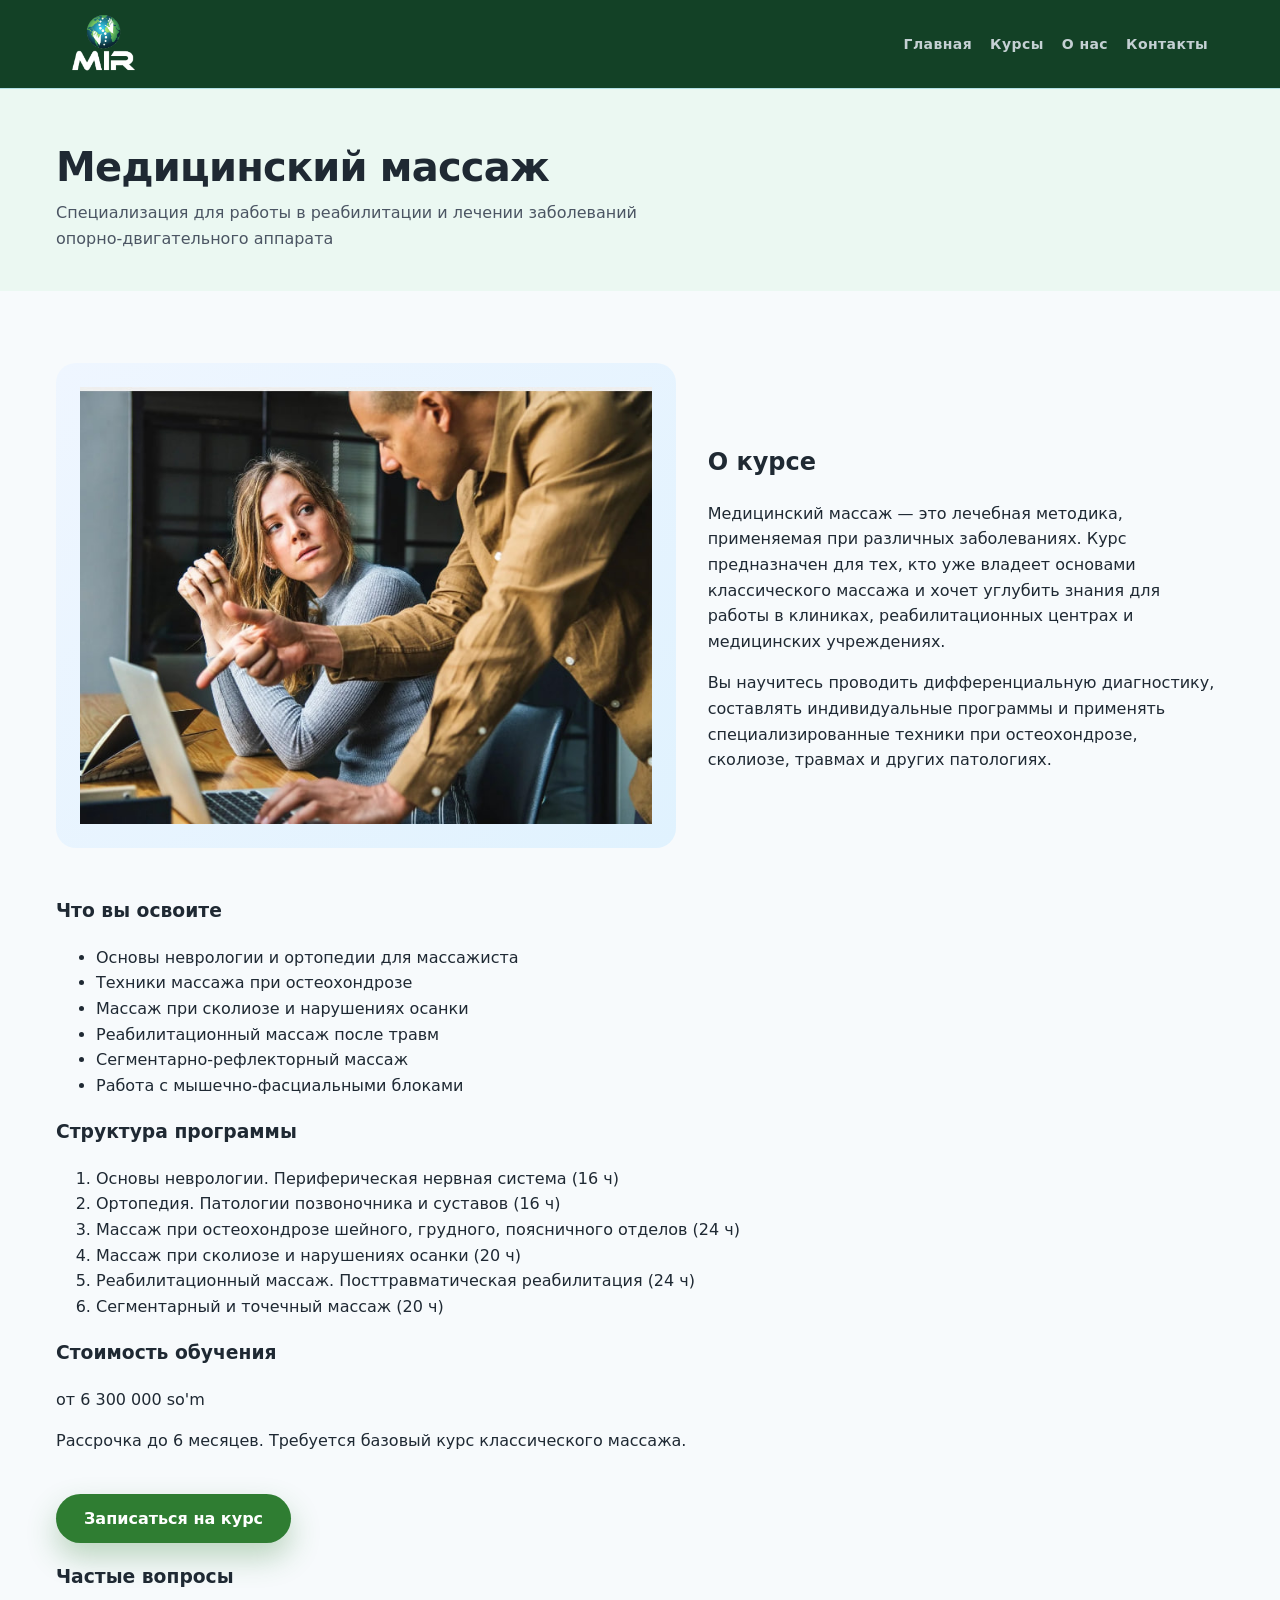
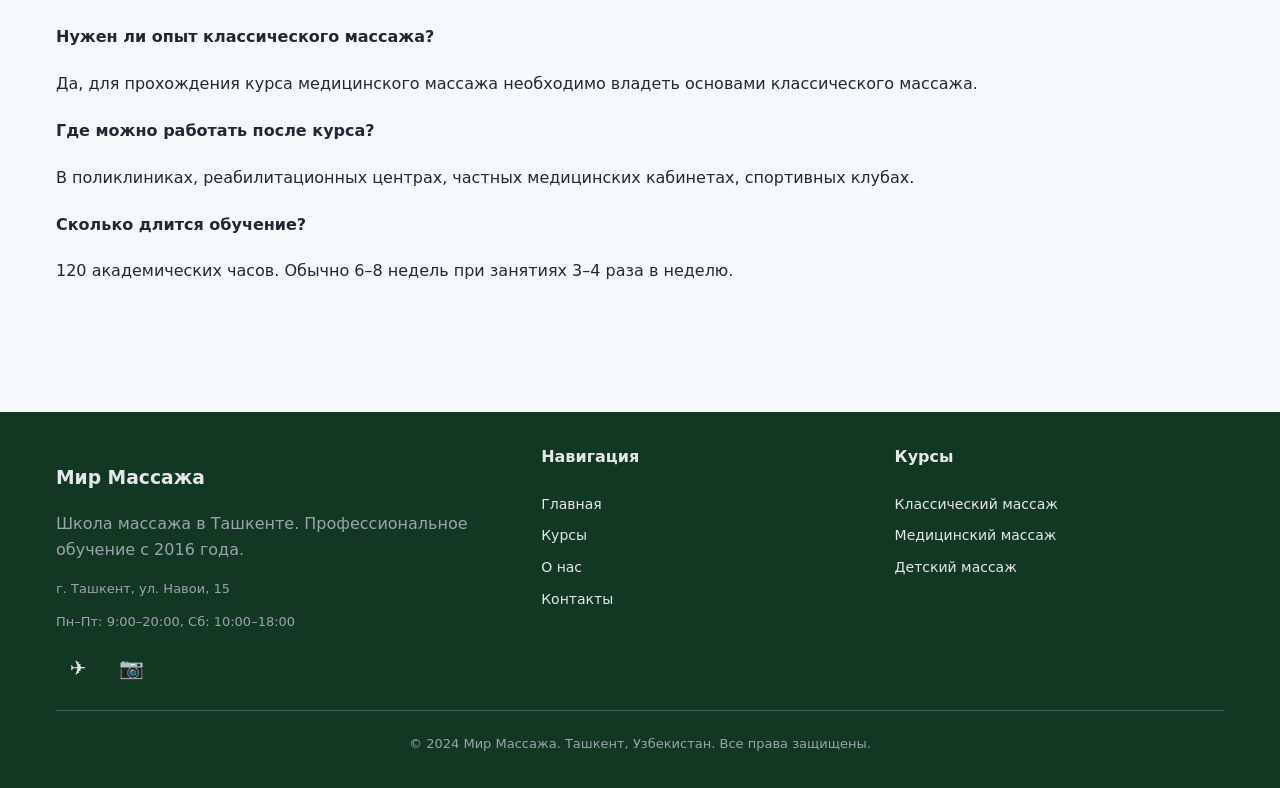
<file: medical-massage.html>
<!DOCTYPE html>
<html lang="ru">
<head>
  <meta charset="UTF-8">
  <meta name="viewport" content="width=device-width, initial-scale=1.0">
  <meta http-equiv="Content-Security-Policy" content="default-src 'self'; base-uri 'self'; object-src 'none'; frame-src 'self' https://mirbonus.bitrix24site.ru; img-src 'self' data: https:; style-src 'self' 'unsafe-inline' https:; script-src 'self' https:; connect-src 'self' https:; upgrade-insecure-requests">
  <meta name="referrer" content="strict-origin-when-cross-origin">
  <meta name="description" content="Курс медицинского массажа в Ташкенте. Реабилитация, остеохондроз, сколиоз. От 6 300 000 so'm. Школа Мир Массажа.">
  <meta name="keywords" content="медицинский массаж Ташкент, лечебный массаж Узбекистан, реабилитация">
  <meta property="og:title" content="Медицинский массаж — Мир Массажа">
  <meta property="og:type" content="website">
  <meta property="og:image" content="images/logo.png">
  <meta name="theme-color" content="#134126">
  <title>Медицинский массаж — Мир Массажа | Ташкент</title>
  <link rel="stylesheet" href="css/style.css">
</head>
<body>
  <header class="header" id="header">
    <div class="header__inner container">
      <a href="./index.html" class="header__logo-link">
        <img src="images/logo.png" alt="Мир Массажа" class="header__logo">
        <span class="header__brand-text">МИР</span>
      </a>
      <nav class="nav">
        <ul class="nav__list">
          <li><a href="./index.html" class="nav__link">Главная</a></li>
          <li><a href="./courses.html" class="nav__link">Курсы</a></li>
          <li><a href="./about.html" class="nav__link">О нас</a></li>
          <li><a href="./contacts.html" class="nav__link">Контакты</a></li>
        </ul>
        <button class="nav__toggle" aria-label="Меню">
          <span></span>
          <span></span>
          <span></span>
        </button>
      </nav>
    </div>
  </header>

  <main>
    <section class="page-hero" id="hero">
      <div class="container animate-on-scroll">
        <h1>Медицинский массаж</h1>
        <p>Специализация для работы в реабилитации и лечении заболеваний опорно-двигательного аппарата</p>
      </div>
    </section>

    <section class="section" id="services">
      <div class="container">
        <div class="course-detail__content">
          <div class="content-with-image animate-on-scroll" style="margin-bottom: 48px;">
            <div class="content-with-image__img">
              <img src="images/mentor-student.png" alt="Обучение медицинскому массажу" class="img-styled">
            </div>
            <div>
              <h2>О курсе</h2>
            <p>Медицинский массаж — это лечебная методика, применяемая при различных заболеваниях. Курс предназначен для тех, кто уже владеет основами классического массажа и хочет углубить знания для работы в клиниках, реабилитационных центрах и медицинских учреждениях.</p>
            <p>Вы научитесь проводить дифференциальную диагностику, составлять индивидуальные программы и применять специализированные техники при остеохондрозе, сколиозе, травмах и других патологиях.</p>
            </div>
          </div>

          <div class="course-detail__learn animate-on-scroll">
            <h3>Что вы освоите</h3>
            <ul>
              <li>Основы неврологии и ортопедии для массажиста</li>
              <li>Техники массажа при остеохондрозе</li>
              <li>Массаж при сколиозе и нарушениях осанки</li>
              <li>Реабилитационный массаж после травм</li>
              <li>Сегментарно-рефлекторный массаж</li>
              <li>Работа с мышечно-фасциальными блоками</li>
            </ul>
          </div>

          <div class="course-detail__program animate-on-scroll">
            <h3>Структура программы</h3>
            <ol class="program-list">
              <li>Основы неврологии. Периферическая нервная система (16 ч)</li>
              <li>Ортопедия. Патологии позвоночника и суставов (16 ч)</li>
              <li>Массаж при остеохондрозе шейного, грудного, поясничного отделов (24 ч)</li>
              <li>Массаж при сколиозе и нарушениях осанки (20 ч)</li>
              <li>Реабилитационный массаж. Посттравматическая реабилитация (24 ч)</li>
              <li>Сегментарный и точечный массаж (20 ч)</li>
            </ol>
          </div>

          <div class="course-detail__price animate-on-scroll" id="contact">
            <h3>Стоимость обучения</h3>
            <p class="price">от 6 300 000 so'm</p>
            <p>Рассрочка до 6 месяцев. Требуется базовый курс классического массажа.</p>
            <a href="contacts.html#contact-form" class="btn btn--primary" style="margin-top: 24px;">Записаться на курс</a>
          </div>

          <section class="faq-section animate-on-scroll">
            <h3 style="margin-bottom: 32px;">Частые вопросы</h3>
            <div class="faq-list">
              <div class="faq-item">
                <h4>Нужен ли опыт классического массажа?</h4>
                <p>Да, для прохождения курса медицинского массажа необходимо владеть основами классического массажа.</p>
              </div>
              <div class="faq-item">
                <h4>Где можно работать после курса?</h4>
                <p>В поликлиниках, реабилитационных центрах, частных медицинских кабинетах, спортивных клубах.</p>
              </div>
              <div class="faq-item">
                <h4>Сколько длится обучение?</h4>
                <p>120 академических часов. Обычно 6–8 недель при занятиях 3–4 раза в неделю.</p>
              </div>
            </div>
          </section>
        </div>
      </div>
    </section>
  </main>

  <footer class="footer">
    <div class="container">
      <div class="footer__grid">
        <div class="footer__brand">
          <h3>Мир Массажа</h3>
          <p>Школа массажа в Ташкенте. Профессиональное обучение с 2016 года.</p>
          <p class="footer__address">г. Ташкент, ул. Навои, 15</p>
          <p class="footer__hours">Пн–Пт: 9:00–20:00, Сб: 10:00–18:00</p>
          <div class="footer__social">
            <a href="https://t.me/mirmassazha_uz" target="_blank" rel="noopener" aria-label="Telegram">✈️</a>
            <a href="https://instagram.com/mirmassazha" target="_blank" rel="noopener" aria-label="Instagram">📷</a>
          </div>
        </div>
        <nav class="footer__nav">
          <h4>Навигация</h4>
          <ul>
            <li><a href="./index.html">Главная</a></li>
            <li><a href="./courses.html">Курсы</a></li>
            <li><a href="./about.html">О нас</a></li>
            <li><a href="./contacts.html">Контакты</a></li>
          </ul>
        </nav>
        <nav class="footer__nav">
          <h4>Курсы</h4>
          <ul>
            <li><a href="classic-massage.html">Классический массаж</a></li>
            <li><a href="medical-massage.html">Медицинский массаж</a></li>
            <li><a href="kids-massage.html">Детский массаж</a></li>
          </ul>
        </nav>
      </div>
      <div class="footer__bottom">
        <p>© 2024 Мир Массажа. Ташкент, Узбекистан. Все права защищены.</p>
      </div>
    </div>
  </footer>

  <script src="js/main.js" defer></script>
  <script src="js/animations.js" defer></script>
</body>
</html>
</file>
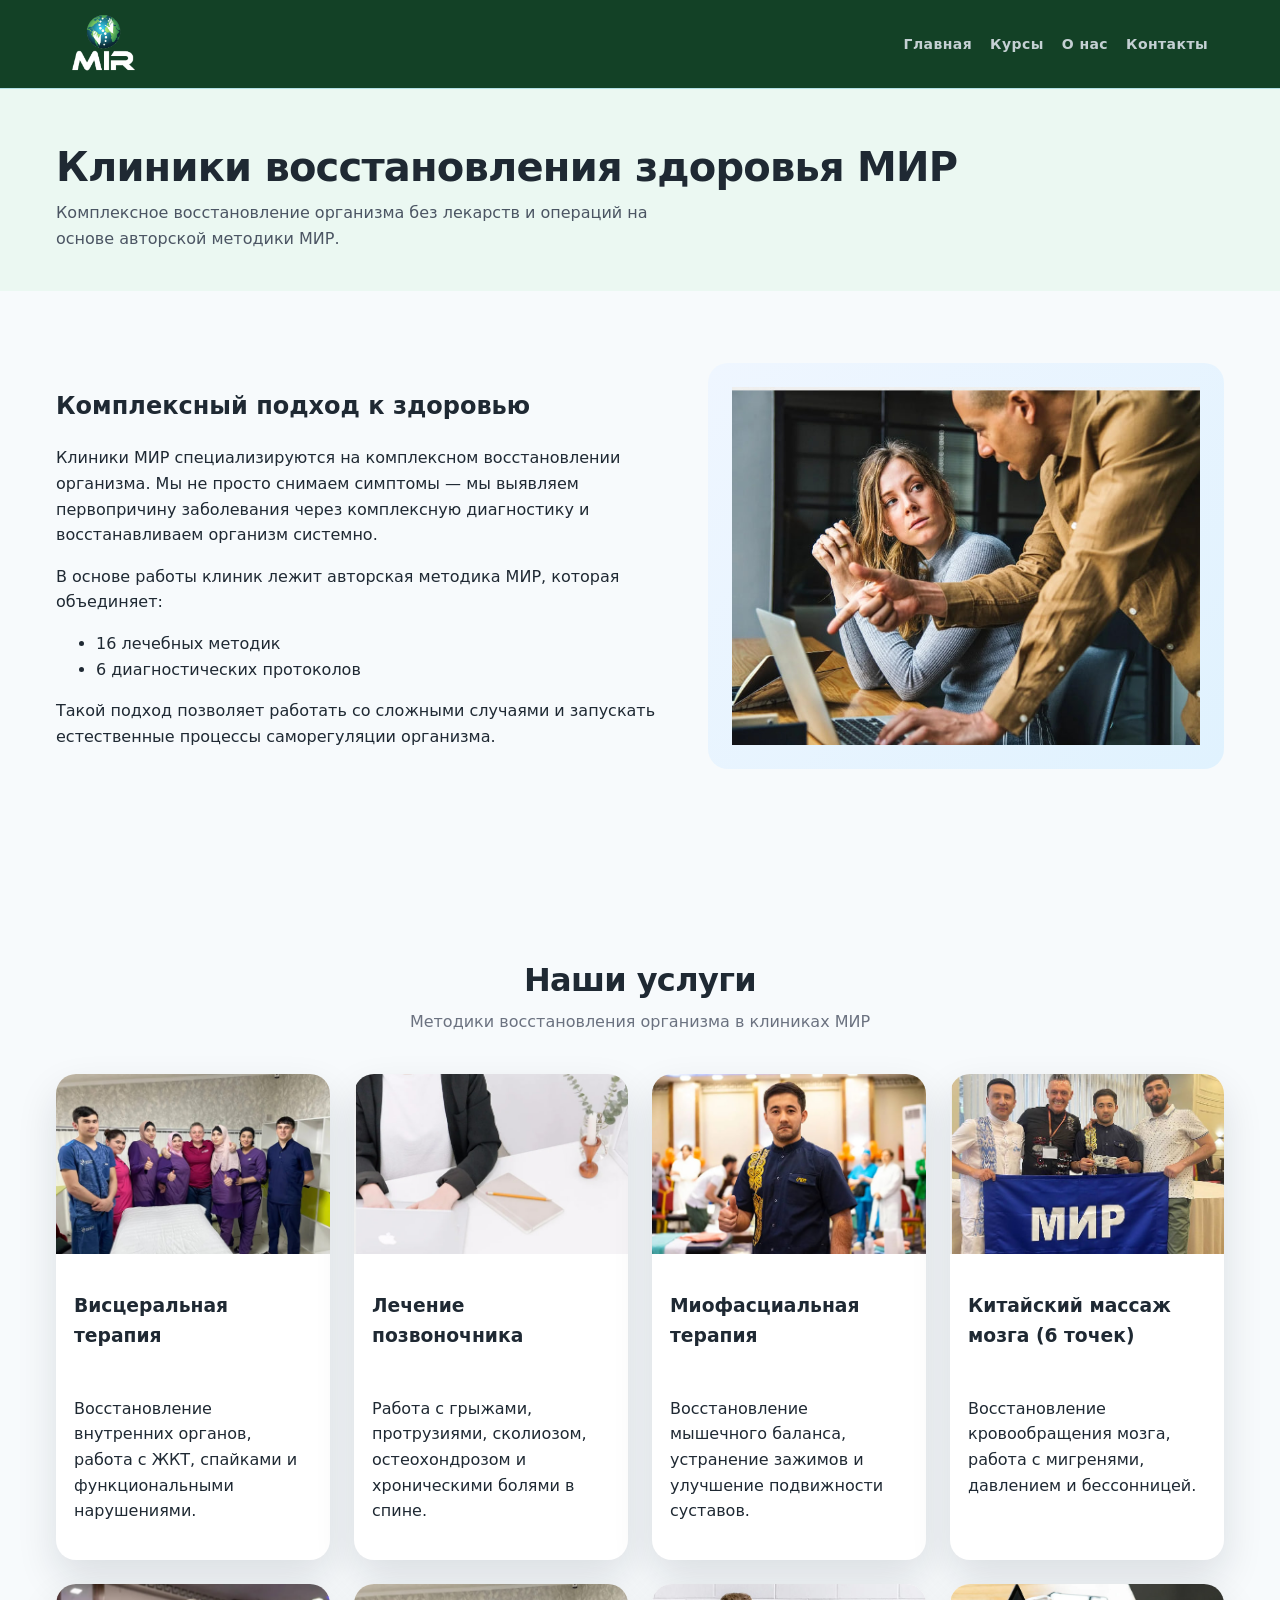
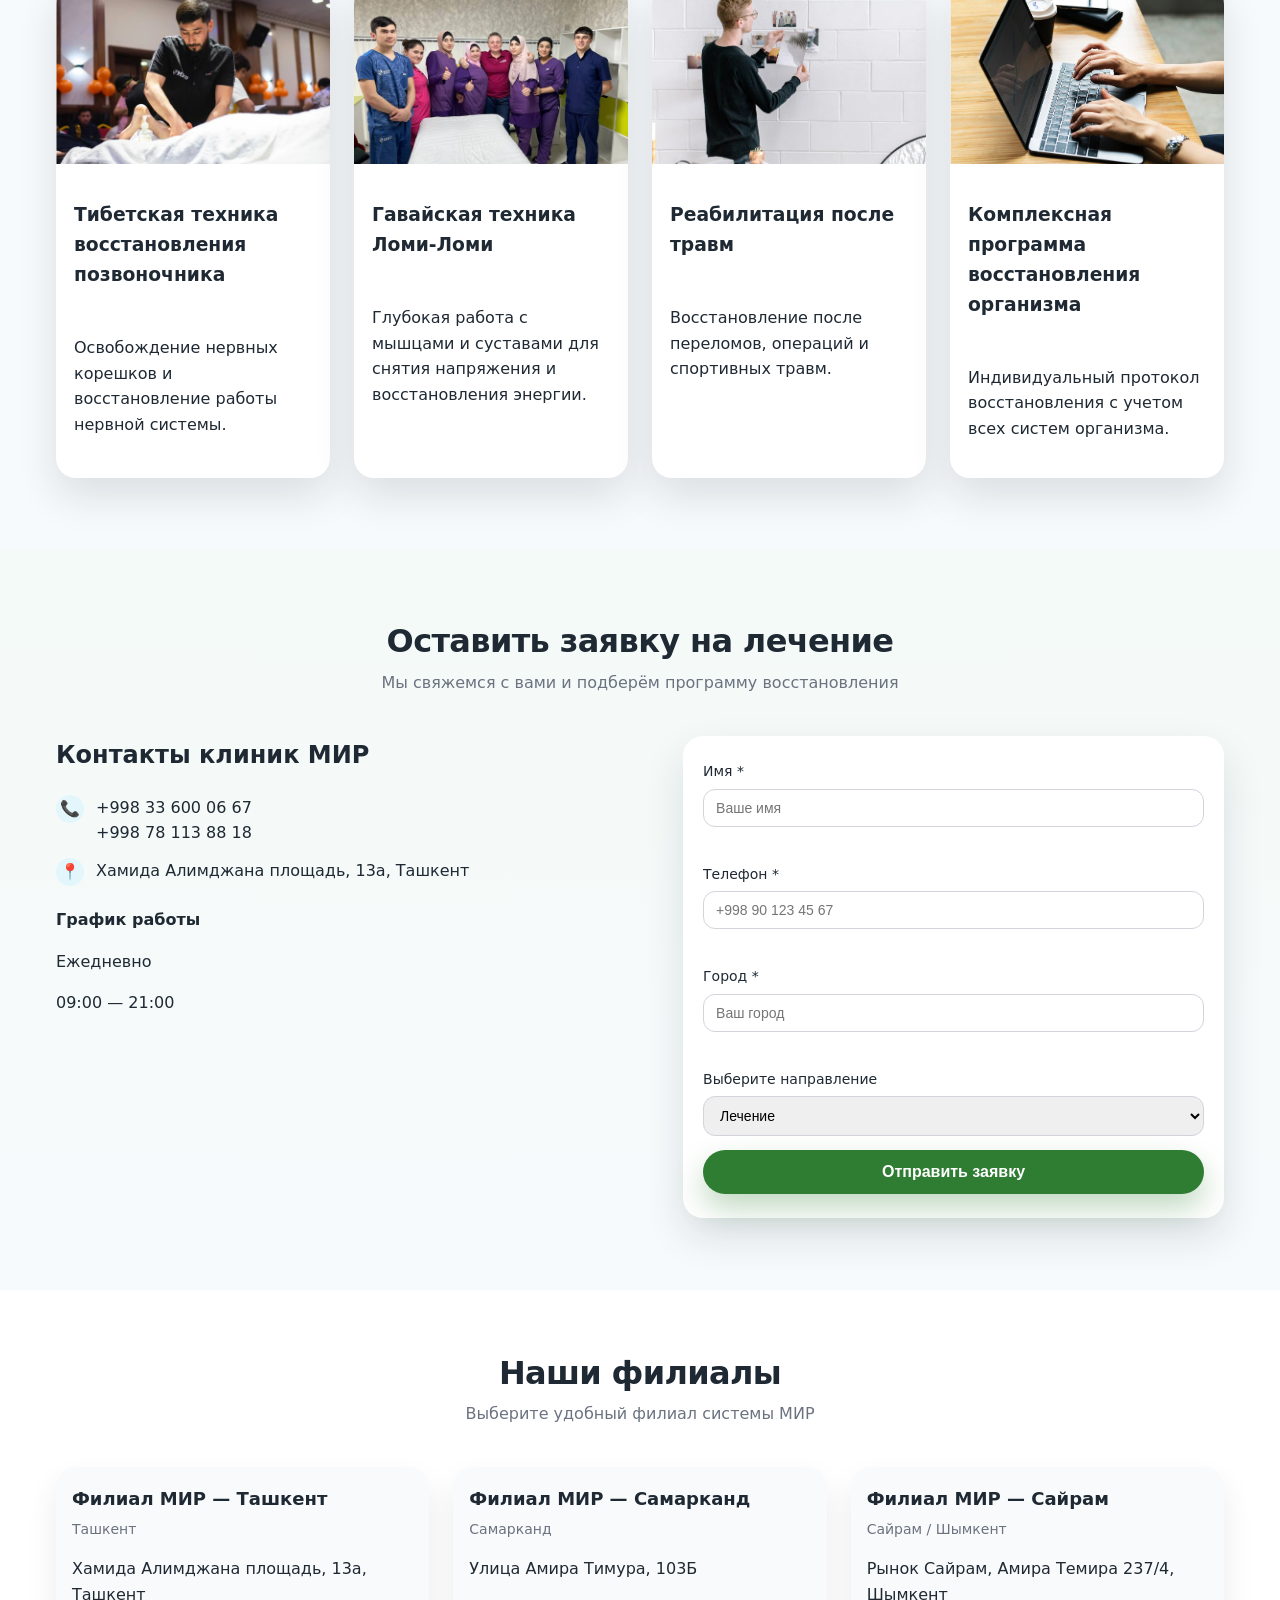
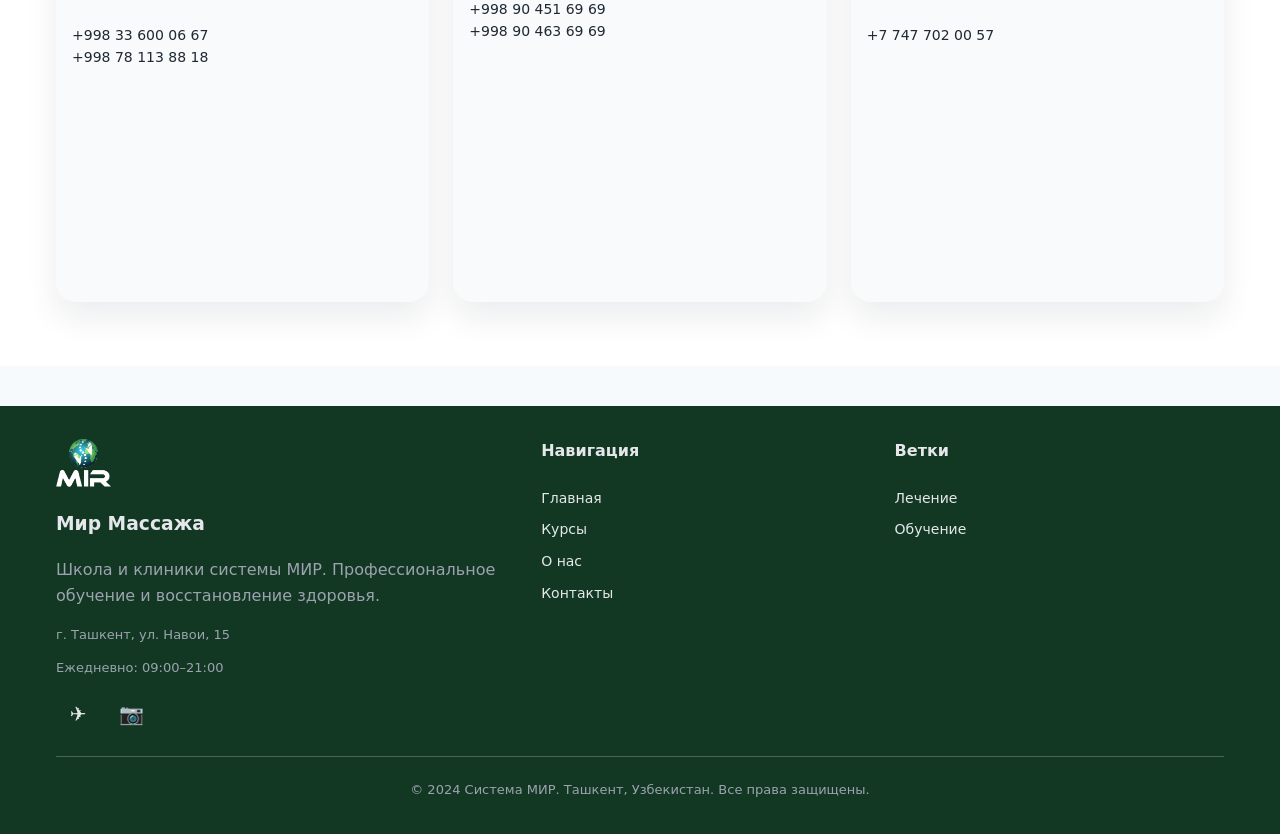
<file: treatment.html>
<!DOCTYPE html>
<html lang="ru">
<head>
  <meta charset="UTF-8">
  <meta name="viewport" content="width=device-width, initial-scale=1.0">
  <meta http-equiv="Content-Security-Policy" content="default-src 'self'; base-uri 'self'; object-src 'none'; frame-src 'self' https://mirbonus.bitrix24site.ru https://www.google.com https://www.google.com/maps https://maps.google.com; img-src 'self' data: https:; style-src 'self' 'unsafe-inline' https:; script-src 'self' https:; connect-src 'self' https:; upgrade-insecure-requests">
  <meta name="referrer" content="strict-origin-when-cross-origin">
  <meta name="description" content="Клиники восстановления здоровья МИР — комплексное восстановление организма без лекарств и операций. 16 лечебных методик, 6 диагностических протоколов.">
  <meta property="og:title" content="Лечение — Клиники МИР">
  <meta property="og:description" content="Комплексное восстановление организма: висцеральная терапия, позвоночник, реабилитация.">
  <meta property="og:type" content="website">
  <meta property="og:image" content="images/logo.png">
  <meta name="theme-color" content="#134126">
  <title>Лечение — Клиники МИР | Восстановление здоровья</title>
  <link rel="stylesheet" href="css/style.css">
</head>
<body>
  <header class="header" id="header">
    <div class="header__inner container">
      <a href="./index.html" class="header__logo-link">
        <img src="images/logo.png" alt="Мир Массажа" class="header__logo">
        <span class="header__brand-text">МИР</span>
      </a>
      <nav class="nav">
        <ul class="nav__list">
          <li><a href="./index.html" class="nav__link">Главная</a></li>
          <li><a href="./courses.html" class="nav__link">Курсы</a></li>
          <li><a href="./about.html" class="nav__link">О нас</a></li>
          <li><a href="./contacts.html" class="nav__link">Контакты</a></li>
        </ul>
        <button class="nav__toggle" aria-label="Меню">
          <span></span>
          <span></span>
          <span></span>
        </button>
      </nav>
    </div>
  </header>

  <main>
    <section class="page-hero" id="hero">
      <div class="container animate-on-scroll">
        <h1>Клиники восстановления здоровья МИР</h1>
        <p>Комплексное восстановление организма без лекарств и операций на основе авторской методики МИР.</p>
      </div>
    </section>

    <section class="section" id="services">
      <div class="container">
        <div class="content-with-image animate-on-scroll">
          <div>
            <h2>Комплексный подход к здоровью</h2>
            <p>Клиники МИР специализируются на комплексном восстановлении организма. Мы не просто снимаем симптомы — мы выявляем первопричину заболевания через комплексную диагностику и восстанавливаем организм системно.</p>
            <p>В основе работы клиник лежит авторская методика МИР, которая объединяет:</p>
            <ul>
              <li>16 лечебных методик</li>
              <li>6 диагностических протоколов</li>
            </ul>
            <p>Такой подход позволяет работать со сложными случаями и запускать естественные процессы саморегуляции организма.</p>
          </div>
          <div class="content-with-image__img">
            <img src="images/mentor-student.png" alt="Прием в клинике МИР" class="img-styled">
          </div>
        </div>
      </div>
    </section>

    <section class="section">
      <div class="container">
        <div class="section-title animate-on-scroll">
          <h2>Наши услуги</h2>
          <p>Методики восстановления организма в клиниках МИР</p>
        </div>
        <div class="courses-grid">
          <div class="course-card animate-on-scroll">
            <div class="course-card__image">
              <img src="images/massage-training.png" alt="Висцеральная терапия">
            </div>
            <div class="course-card__content">
              <h3>Висцеральная терапия</h3>
              <p>Восстановление внутренних органов, работа с ЖКТ, спайками и функциональными нарушениями.</p>
            </div>
          </div>

          <div class="course-card animate-on-scroll">
            <div class="course-card__image">
              <img src="images/office-desk.png" alt="Лечение позвоночника">
            </div>
            <div class="course-card__content">
              <h3>Лечение позвоночника</h3>
              <p>Работа с грыжами, протрузиями, сколиозом, остеохондрозом и хроническими болями в спине.</p>
            </div>
          </div>

          <div class="course-card animate-on-scroll">
            <div class="course-card__image">
              <img src="images/team-massage.png" alt="Миофасциальная терапия">
            </div>
            <div class="course-card__content">
              <h3>Миофасциальная терапия</h3>
              <p>Восстановление мышечного баланса, устранение зажимов и улучшение подвижности суставов.</p>
            </div>
          </div>

          <div class="course-card animate-on-scroll">
            <div class="course-card__image">
              <img src="images/instructor-thumbs.png" alt="Китайский массаж мозга">
            </div>
            <div class="course-card__content">
              <h3>Китайский массаж мозга (6 точек)</h3>
              <p>Восстановление кровообращения мозга, работа с мигренями, давлением и бессонницей.</p>
            </div>
          </div>

          <div class="course-card animate-on-scroll">
            <div class="course-card__image">
              <img src="images/collaboration.png" alt="Тибетская техника восстановления позвоночника">
            </div>
            <div class="course-card__content">
              <h3>Тибетская техника восстановления позвоночника</h3>
              <p>Освобождение нервных корешков и восстановление работы нервной системы.</p>
            </div>
          </div>

          <div class="course-card animate-on-scroll">
            <div class="course-card__image">
              <img src="images/massage-training.png" alt="Гавайская техника Ломи-Ломи">
            </div>
            <div class="course-card__content">
              <h3>Гавайская техника Ломи-Ломи</h3>
              <p>Глубокая работа с мышцами и суставами для снятия напряжения и восстановления энергии.</p>
            </div>
          </div>

          <div class="course-card animate-on-scroll">
            <div class="course-card__image">
              <img src="images/team-banner.png" alt="Реабилитация после травм">
            </div>
            <div class="course-card__content">
              <h3>Реабилитация после травм</h3>
              <p>Восстановление после переломов, операций и спортивных травм.</p>
            </div>
          </div>

          <div class="course-card animate-on-scroll">
            <div class="course-card__image">
              <img src="images/creative-wall.png" alt="Комплексная программа восстановления организма">
            </div>
            <div class="course-card__content">
              <h3>Комплексная программа восстановления организма</h3>
              <p>Индивидуальный протокол восстановления с учетом всех систем организма.</p>
            </div>
          </div>
        </div>
      </div>
    </section>

    <section class="section contact-section" id="contact">
      <div class="container">
        <div class="section-title animate-on-scroll">
          <h2>Оставить заявку на лечение</h2>
          <p>Мы свяжемся с вами и подберём программу восстановления</p>
        </div>
        <div class="contact__grid">
          <div class="contact__info animate-on-scroll">
            <h2>Контакты клиник МИР</h2>
            <div class="contact__item">
              <div class="contact__item-icon">📞</div>
              <div>
                <a href="tel:+998336000667">+998 33 600 06 67</a><br>
                <a href="tel:+998781138818">+998 78 113 88 18</a>
              </div>
            </div>
            <div class="contact__item">
              <div class="contact__item-icon">📍</div>
              <div>
                Хамида Алимджана площадь, 13а, Ташкент
              </div>
            </div>
            <div class="working-hours">
              <h4>График работы</h4>
              <p>Ежедневно</p>
              <p>09:00 — 21:00</p>
            </div>
          </div>
          <div class="contact-form animate-on-scroll">
            <form id="treatment-form" class="contact-form__form">
              <div class="form-group">
                <label for="treatment-name">Имя *</label>
                <input type="text" id="treatment-name" name="name" required placeholder="Ваше имя">
                <span class="form-error" id="treatment-name-error"></span>
              </div>
              <div class="form-group">
                <label for="treatment-phone">Телефон *</label>
                <input type="tel" id="treatment-phone" name="phone" required placeholder="+998 90 123 45 67">
                <span class="form-error" id="treatment-phone-error"></span>
              </div>
              <div class="form-group">
                <label for="treatment-city">Город *</label>
                <input type="text" id="treatment-city" name="city" required placeholder="Ваш город">
                <span class="form-error" id="treatment-city-error"></span>
              </div>
              <div class="form-group">
                <label for="treatment-direction">Выберите направление</label>
                <select id="treatment-direction" name="direction">
                  <option value="Лечение" selected>Лечение</option>
                  <option value="Обучение">Обучение</option>
                </select>
              </div>
              <button type="submit" class="btn btn--primary" style="width: 100%;">Отправить заявку</button>
            </form>
          </div>
        </div>
      </div>
    </section>

    <section class="branches">
      <div class="container">
        <div class="section-title animate-on-scroll">
          <h2>Наши филиалы</h2>
          <p>Выберите удобный филиал системы МИР</p>
        </div>
        <div class="branches__grid">
          <div class="branch-card animate-on-scroll">
            <div>
              <div class="branch-card__title">Филиал МИР — Ташкент</div>
              <div class="branch-card__city">Ташкент</div>
              <p>Хамида Алимджана площадь, 13а, Ташкент</p>
              <div class="branch-card__phones">
                <div>+998 33 600 06 67</div>
                <div>+998 78 113 88 18</div>
              </div>
            </div>
            <div class="branch-card__map">
              <iframe src="https://www.google.com/maps?q=Hamid%20Alimdjan%20maydoni%2013A%2C%20Tashkent%2C%20Uzbekistan&output=embed" loading="lazy" referrerpolicy="no-referrer-when-downgrade"></iframe>
            </div>
          </div>

          <div class="branch-card animate-on-scroll">
            <div>
              <div class="branch-card__title">Филиал МИР — Самарканд</div>
              <div class="branch-card__city">Самарканд</div>
              <p>Улица Амира Тимура, 103Б</p>
              <div class="branch-card__phones">
                <div>+998 90 451 69 69</div>
                <div>+998 90 463 69 69</div>
              </div>
            </div>
            <div class="branch-card__map">
              <iframe src="https://www.google.com/maps?q=Amir%20Temur%20ko%27chasi%20103B%2C%20Samarkand%2C%20Uzbekistan&output=embed" loading="lazy" referrerpolicy="no-referrer-when-downgrade" title="Карта филиала МИР в Самарканде"></iframe>
            </div>
          </div>

          <div class="branch-card animate-on-scroll">
            <div>
              <div class="branch-card__title">Филиал МИР — Сайрам</div>
              <div class="branch-card__city">Сайрам / Шымкент</div>
              <p>Рынок Сайрам, Амира Темира 237/4, Шымкент</p>
              <div class="branch-card__phones">
                <div>+7 747 702 00 57</div>
              </div>
            </div>
            <div class="branch-card__map">
              <iframe src="https://www.google.com/maps?q=Sairam%20market%2C%20Amir%20Temir%20street%20237%2F4%2C%20Shymkent&output=embed" loading="lazy" referrerpolicy="no-referrer-when-downgrade"></iframe>
            </div>
          </div>
        </div>
      </div>
    </section>
  </main>

  <footer class="footer">
    <div class="container">
      <div class="footer__grid">
        <div class="footer__brand">
          <img src="images/logo.png" alt="Мир Массажа" class="footer__logo">
          <h3>Мир Массажа</h3>
          <p>Школа и клиники системы МИР. Профессиональное обучение и восстановление здоровья.</p>
          <p class="footer__address">г. Ташкент, ул. Навои, 15</p>
          <p class="footer__hours">Ежедневно: 09:00–21:00</p>
          <div class="footer__social">
            <a href="https://t.me/mirmassazha_uz" target="_blank" rel="noopener" aria-label="Telegram">✈️</a>
            <a href="https://instagram.com/mirmassazha" target="_blank" rel="noopener" aria-label="Instagram">📷</a>
          </div>
        </div>
        <nav class="footer__nav">
          <h4>Навигация</h4>
          <ul>
            <li><a href="./index.html">Главная</a></li>
            <li><a href="./courses.html">Курсы</a></li>
            <li><a href="./about.html">О нас</a></li>
            <li><a href="./contacts.html">Контакты</a></li>
          </ul>
        </nav>
        <nav class="footer__nav">
          <h4>Ветки</h4>
          <ul>
            <li><a href="treatment.html">Лечение</a></li>
            <li><a href="education.html">Обучение</a></li>
          </ul>
        </nav>
      </div>
      <div class="footer__bottom">
        <p>© 2024 Система МИР. Ташкент, Узбекистан. Все права защищены.</p>
      </div>
    </div>
  </footer>

  <script src="js/main.js" defer></script>
  <script src="js/animations.js" defer></script>
</body>
</html>
</file>
<file: css/style.css>
*,
*::before,
*::after {
  box-sizing: border-box;
}

html {
  overflow-x: clip;
  -webkit-text-size-adjust: 100%;
}

body {
  margin: 0;
  padding: 0;
  font-family: system-ui, -apple-system, BlinkMacSystemFont, "Segoe UI", sans-serif;
  font-size: 16px;
  line-height: 1.6;
  color: #1f2933;
  background-color: #f7fafc;
  scroll-behavior: smooth;
  overflow-x: clip;
}

:root {
  --brand-green: #2f7d32;
  --brand-green-strong: #25662a;
  --brand-cyan: #2ca9c9;
  --brand-cyan-soft: #e2f6fb;
  --brand-white: #ffffff;
  --text-muted: #4b5563;
  --text-soft: #6b7280;
  --section-pad: clamp(48px, 7vw, 72px);
  --transition-fast: 0.22s ease;
  --transition-base: 0.28s cubic-bezier(0.16, 1, 0.3, 1);
  --touch-min: 44px;
  --shadow-card: 0 14px 32px rgba(15, 23, 42, 0.08);
  --shadow-card-hover: 0 22px 48px rgba(44, 169, 201, 0.18);
}

img {
  max-width: 100%;
  display: block;
}

a {
  color: inherit;
  text-decoration: none;
}

.container {
  width: 100%;
  max-width: 1200px;
  margin: 0 auto;
  padding: 0 16px;
}

.anchor-spacer {
  height: 1px;
}

.section {
  padding: var(--section-pad) 0;
}

.section--alt {
  background-color: #ffffff;
}

.section-title {
  text-align: center;
  margin-bottom: 40px;
}

.section-title h2 {
  font-size: clamp(26px, 4vw, 32px);
  line-height: 1.2;
  margin: 0 0 10px;
  letter-spacing: -0.02em;
}

.section-title p {
  color: var(--text-soft);
  margin: 0;
  max-width: 52ch;
  margin-inline: auto;
  line-height: 1.55;
}

.seminars-header {
  margin-top: 40px;
  margin-bottom: 16px;
  display: flex;
  align-items: flex-start;
  justify-content: space-between;
  gap: 16px;
}

.seminars-header h3 {
  margin: 0 0 6px;
  font-size: 24px;
}

.seminars-header p {
  margin: 0;
  color: #4b5563;
  font-size: 14px;
}

.seminars-header__badge {
  align-self: center;
  padding: 8px 14px;
  border-radius: 999px;
  background: linear-gradient(135deg, var(--brand-green), var(--brand-cyan));
  color: var(--brand-white);
  font-size: 12px;
  font-weight: 600;
  white-space: nowrap;
}

.seminars-list {
  display: flex;
  gap: 16px;
  margin-top: 12px;
  padding-bottom: 4px;
  overflow-x: auto;
  scroll-snap-type: x mandatory;
  -webkit-overflow-scrolling: touch;
}

.seminars-list::-webkit-scrollbar {
  height: 4px;
}

.seminars-list::-webkit-scrollbar-track {
  background: transparent;
}

.seminars-list::-webkit-scrollbar-thumb {
  background: rgba(148, 163, 184, 0.7);
  border-radius: 999px;
}

.seminar-card {
  min-width: 260px;
  max-width: 320px;
  flex: 0 0 auto;
  scroll-snap-align: start;
  background-color: #ffffff;
  border-radius: 20px;
  padding: 18px 16px 16px;
  box-shadow: 0 18px 40px rgba(15, 23, 42, 0.12);
  border: 1px solid rgba(44, 169, 201, 0.2);
  display: flex;
  flex-direction: column;
  gap: 8px;
  transition: transform 0.28s cubic-bezier(.16,1,.3,1), box-shadow 0.28s ease, border-color 0.22s ease;
}

.seminar-card:hover {
  transform: translateY(-4px);
  box-shadow: 0 24px 50px rgba(44, 169, 201, 0.24);
  border-color: rgba(44, 169, 201, 0.45);
}

.seminar-card__top {
  display: flex;
  justify-content: space-between;
  align-items: center;
  gap: 6px;
  font-size: 11px;
}

.seminar-card__status {
  padding: 4px 10px;
  border-radius: 999px;
  background-color: #dcfce7;
  color: #15803d;
  font-weight: 600;
}

.seminar-card__status--online {
  background-color: var(--brand-cyan-soft);
  color: #0b5f75;
}

.seminar-card__type {
  padding: 4px 8px;
  border-radius: 999px;
  background-color: #eff6ff;
  color: #0b5f75;
}

.seminar-card__title {
  margin: 4px 0;
  font-size: 16px;
}

.seminar-card__city {
  margin: 0;
  font-size: 14px;
  color: var(--brand-green);
  font-weight: 500;
}

.seminar-card__meta {
  margin: 0 0 8px;
  font-size: 13px;
  color: #6b7280;
}

.btn--seminar {
  margin-top: auto;
  width: 100%;
  font-size: 14px;
}

.header {
  position: sticky;
  top: 0;
  z-index: 50;
  background-color: #134126;
  box-shadow: 0 1px 0 rgba(44, 169, 201, 0.3);
}

.header__inner {
  display: flex;
  align-items: center;
  justify-content: space-between;
  padding: 14px 32px;
}

.header__logo-link {
  display: inline-flex;
  align-items: center;
  gap: 10px;
}

.header__logo {
  height: 60px;
  width: auto;
}

.header__brand-text {
  display: none;
}

.nav__list {
  display: flex;
  gap: 18px;
  list-style: none;
  margin: 0;
  padding: 0;
}

.nav {
  display: flex;
  align-items: center;
  gap: 10px;
}

.header__register {
  display: inline-flex;
  align-items: center;
  justify-content: center;
  min-height: 44px;
  padding: 0 18px;
  border-radius: 999px;
  background: linear-gradient(135deg, var(--brand-green), var(--brand-cyan));
  color: var(--brand-white);
  font-weight: 800;
  letter-spacing: 0.01em;
  box-shadow: 0 14px 30px rgba(44, 169, 201, 0.28);
  transition: transform 0.12s ease, box-shadow 0.16s ease;
}

.header__register:hover {
  transform: translateY(-1px);
  box-shadow: 0 18px 34px rgba(44, 169, 201, 0.38);
}

.header__account {
  width: 44px;
  height: 44px;
  border-radius: 999px;
  border: 1px solid rgba(255, 255, 255, 0.26);
  background: rgba(255, 255, 255, 0.12);
  color: #ffffff;
  font-size: 20px;
  display: inline-flex;
  align-items: center;
  justify-content: center;
  backdrop-filter: blur(8px);
  -webkit-backdrop-filter: blur(8px);
  transition: transform 0.12s ease, background-color 0.18s ease;
}

.header__account:hover {
  transform: translateY(-1px);
  background: rgba(255, 255, 255, 0.2);
}

.nav__link {
  font-family: "General Sans", system-ui, -apple-system, BlinkMacSystemFont, "Segoe UI", sans-serif;
  font-size: 14px;
  font-weight: 600;
  color: rgba(226, 232, 240, 0.86);
  letter-spacing: 0.03em;
}

.nav__link:hover {
  color: #ffffff;
}

.nav__toggle {
  display: none;
}

.nav__list--open {
  display: flex;
}

.nav__toggle span {
  display: block;
  width: 22px;
  height: 2px;
  background: #e5e7eb;
  margin: 4px 0;
  border-radius: 2px;
}

.img-styled {
  border-radius: 20px;
}

.hero {
  padding: 72px 0 64px;
}

.hero--with-bg {
  background: radial-gradient(circle at top left, #d7f3ea, transparent 55%),
    radial-gradient(circle at bottom right, #dff5fb, transparent 55%),
    #f4fcff;
}

.hero__inner {
  display: grid;
  grid-template-columns: minmax(0, 1.2fr) minmax(0, 1fr);
  gap: 32px;
  align-items: center;
}

.hero__content {
  max-width: 640px;
}

.hero__title {
  font-size: 40px;
  line-height: 1.15;
  margin-bottom: 16px;
}

.hero__subtitle {
  font-size: 18px;
  color: #4b5563;
  margin-bottom: 24px;
}

.hero__buttons {
  display: flex;
  flex-wrap: wrap;
  gap: 16px;
  margin-top: 8px;
}

.btn {
  display: inline-flex;
  align-items: center;
  justify-content: center;
  min-height: var(--touch-min);
  padding: 12px 28px;
  border-radius: 999px;
  font-size: 16px;
  font-weight: 600;
  border: none;
  cursor: pointer;
  transition: transform var(--transition-fast), box-shadow var(--transition-fast), background-color var(--transition-fast), color var(--transition-fast), border-color var(--transition-fast);
}

.btn:focus-visible {
  outline: 2px solid var(--brand-cyan);
  outline-offset: 3px;
}

.btn--primary {
  background-color: var(--brand-green);
  color: var(--brand-white);
  box-shadow: 0 14px 30px rgba(47, 125, 50, 0.3);
}

.btn--primary:hover {
  background-color: var(--brand-green-strong);
  transform: translateY(-1px);
}

.btn--secondary {
  background-color: var(--brand-white);
  color: var(--brand-green);
  border: 2px solid rgba(47, 125, 50, 0.4);
}

.btn--xl {
  padding: 16px 40px;
  font-size: 18px;
  letter-spacing: 0.04em;
}

.btn--register-main {
  min-width: min(100%, 360px);
  min-height: 62px;
  font-size: 34px;
  letter-spacing: 0.01em;
  font-weight: 900;
  box-shadow: 0 22px 48px rgba(47, 125, 50, 0.35);
}

.btn:active {
  transform: translateY(0);
}

.stats-block {
  background-color: #ffffff;
  padding: 32px 0;
}

.stats-block__grid {
  display: grid;
  grid-template-columns: repeat(auto-fit, minmax(160px, 1fr));
  gap: 24px;
}

.stats-block__item {
  background-color: #f9fafb;
  border-radius: 16px;
  padding: 20px 18px;
  text-align: center;
}

.stats-block__item h3 {
  font-size: 28px;
  margin: 0 0 4px;
}

.stats-block__item p {
  margin: 0;
  color: #6b7280;
}

.animate-on-scroll {
  opacity: 0;
  transform: translateY(12px);
  transition: opacity 700ms cubic-bezier(.16,1,.3,1), transform 700ms cubic-bezier(.16,1,.3,1);
}

.animate-on-scroll.is-visible {
  opacity: 1;
  transform: translateY(0);
}

.mir-hero {
  position: relative;
  min-height: 88vh;
  display: flex;
  align-items: center;
  justify-content: center;
  overflow: hidden;
  background: #0b1220;
}

.mir-hero__video {
  position: absolute;
  inset: 0;
  width: 100%;
  height: 100%;
  object-fit: cover;
  object-position: 20% center;
  transform: scale(1.08) translateX(-4%);
  filter: saturate(1.1) contrast(1.06);
  opacity: 0.92;
}

@media (prefers-reduced-motion: reduce) {
  html, body {
    scroll-behavior: auto;
  }

  .animate-on-scroll {
    transition: none;
    transform: none;
    opacity: 1;
  }

  .mir-fab__btn {
    animation: none;
  }
}

.mir-hero__overlay {
  position: absolute;
  inset: 0;
  background: linear-gradient(
    180deg,
    rgba(2, 6, 23, 0.45),
    rgba(2, 6, 23, 0.28) 55%,
    rgba(2, 6, 23, 0.52)
  );
  pointer-events: none; /* Prevent overlay from blocking button/link clicks */
}

.mir-hero__content {
  position: relative;
  z-index: 1;
  padding-top: 24px;
  padding-bottom: 24px;
}

.mir-hero__center {
  text-align: center;
  max-width: 880px;
  margin: 0 auto;
}

.mir-hero__logo {
  width: min(320px, 72vw);
  height: auto;
  margin: 0 auto 10px;
  transform: none;
  filter: drop-shadow(0 16px 40px rgba(0, 0, 0, 0.45));
}

.mir-hero__title {
  font-size: clamp(28px, 4.2vw, 46px);
  line-height: 1.12;
  font-weight: 700;
  color: #ffffff;
  margin: 0 0 18px;
  letter-spacing: -0.02em;
}

.mir-hero__actions {
  display: flex;
  justify-content: center;
  gap: 16px;
  flex-wrap: wrap;
  margin-bottom: 14px;
}

.mir-hero__subtitle {
  color: rgba(226, 232, 240, 0.92);
  font-size: 15px;
  letter-spacing: 0.02em;
}

.mir-hero .btn--secondary {
  color: #ffffff;
  background: rgba(255, 255, 255, 0.1);
  border-color: rgba(255, 255, 255, 0.45);
}

.mir-hero .btn--secondary:hover {
  background: rgba(255, 255, 255, 0.18);
  border-color: rgba(255, 255, 255, 0.65);
}

.mir-hero__quicklinks {
  display: flex;
  gap: 10px;
  flex-wrap: wrap;
  justify-content: center;
  margin-top: 26px;
}

.glass-pill {
  display: inline-flex;
  align-items: center;
  gap: 8px;
  padding: 10px 14px;
  border-radius: 999px;
  color: rgba(255, 255, 255, 0.92);
  background: rgba(255, 255, 255, 0.12);
  border: 1px solid rgba(255, 255, 255, 0.18);
  backdrop-filter: blur(10px);
  -webkit-backdrop-filter: blur(10px);
  box-shadow: 0 16px 40px rgba(2, 6, 23, 0.25);
  transition: transform 0.15s ease, background-color 0.2s ease, border-color 0.2s ease;
}

.glass-pill:hover {
  transform: translateY(-2px);
  background: rgba(255, 255, 255, 0.16);
  border-color: rgba(255, 255, 255, 0.28);
}

.mir-card-grid {
  display: grid;
  grid-template-columns: repeat(7, minmax(0, 1fr));
  gap: 12px;
}

.mir-mini-card {
  background: #ffffff;
  border: 1px solid rgba(15, 23, 42, 0.08);
  border-radius: 16px;
  padding: 14px 12px;
  text-align: center;
  font-weight: 600;
  color: #111827;
  box-shadow: 0 10px 25px rgba(15, 23, 42, 0.06);
  transition: transform 0.15s ease, box-shadow 0.15s ease;
}

.mir-mini-card:hover {
  transform: translateY(-2px);
  box-shadow: 0 18px 40px rgba(15, 23, 42, 0.10);
}

.mir-steps {
  background: #ffffff;
  border-radius: 20px;
  padding: 18px 16px;
  border: 1px solid rgba(15, 23, 42, 0.08);
  box-shadow: 0 16px 36px rgba(15, 23, 42, 0.06);
}

.mir-steps__grid {
  display: grid;
  grid-template-columns: repeat(4, minmax(0, 1fr));
  gap: 12px;
}

.mir-step {
  background: #f9fafb;
  border-radius: 16px;
  padding: 14px 12px;
  font-weight: 600;
  color: #1f2933;
}

.mir-programs {
  display: grid;
  grid-template-columns: repeat(auto-fit, minmax(240px, 1fr));
  gap: 18px;
}

.mir-program-card {
  background: #ffffff;
  border-radius: 20px;
  padding: 18px 16px;
  border: 1px solid rgba(15, 23, 42, 0.08);
  box-shadow: 0 18px 40px rgba(15, 23, 42, 0.10);
  display: flex;
  flex-direction: column;
  gap: 10px;
}

.mir-program-card h3 {
  margin: 0;
}

.mir-program-card p {
  margin: 0;
  color: #4b5563;
}

.mir-program-meta {
  font-size: 13px;
  color: #6b7280;
  margin-top: -4px;
}

.mir-program-card .btn {
  width: 100%;
  margin-top: auto;
}

.mir-seminar {
  background: #ffffff;
  border-radius: 22px;
  padding: 18px 16px;
  border: 1px solid rgba(15, 23, 42, 0.08);
  box-shadow: 0 18px 40px rgba(15, 23, 42, 0.08);
  display: grid;
  grid-template-columns: minmax(0, 1.2fr) minmax(0, 0.8fr);
  gap: 16px;
  align-items: center;
}

.mir-seminar__img {
  width: 100%;
  height: 220px;
  object-fit: cover;
  border-radius: 18px;
}

.mir-carousel {
  position: relative;
  background: #ffffff;
  border-radius: 22px;
  border: 1px solid rgba(15, 23, 42, 0.08);
  box-shadow: 0 18px 40px rgba(15, 23, 42, 0.08);
  padding: 18px 52px;
  overflow: hidden;
}

.mir-carousel__track {
  display: flex;
  transition: transform 350ms ease;
  will-change: transform;
}

.mir-carousel__slide {
  min-width: 100%;
}

.mir-carousel__btn {
  position: absolute;
  top: 50%;
  transform: translateY(-50%);
  width: 38px;
  height: 38px;
  border-radius: 999px;
  border: 1px solid rgba(15, 23, 42, 0.12);
  background: rgba(255, 255, 255, 0.9);
  cursor: pointer;
  display: grid;
  place-items: center;
  box-shadow: 0 10px 25px rgba(15, 23, 42, 0.10);
  transition: transform 0.12s ease;
}

.mir-carousel__btn:hover {
  transform: translateY(-50%) scale(1.03);
}

.mir-carousel__btn[data-prev] {
  left: 12px;
}

.mir-carousel__btn[data-next] {
  right: 12px;
}

.mir-modal {
  position: fixed;
  inset: 0;
  display: none;
  align-items: center;
  justify-content: center;
  padding: 16px;
  background: rgba(2, 6, 23, 0.55);
  z-index: 1000;
}

.mir-modal.is-open {
  display: flex;
}

.mir-modal__dialog {
  width: min(520px, 100%);
  background: rgba(255, 255, 255, 0.96);
  border-radius: 22px;
  border: 1px solid rgba(15, 23, 42, 0.10);
  box-shadow: 0 30px 80px rgba(2, 6, 23, 0.55);
  padding: 18px 16px 16px;
  backdrop-filter: blur(8px);
  -webkit-backdrop-filter: blur(8px);
  position: relative;
}

.mir-modal__dialog--wide {
  width: min(980px, 100%);
  padding: 0;
  overflow: hidden;
}

.b24-frame-wrap {
  width: 100%;
  height: min(82vh, 820px);
  background: #ffffff;
}

.b24-frame {
  width: 100%;
  height: 100%;
  border: 0;
  display: block;
  background: #ffffff;
}

.mir-modal__dialog--wide .mir-modal__close {
  top: 12px;
  right: 12px;
  z-index: 2;
}


.mir-modal__close {
  position: absolute;
  top: 10px;
  right: 10px;
  width: 36px;
  height: 36px;
  border-radius: 999px;
  border: 1px solid rgba(15, 23, 42, 0.12);
  background: #ffffff;
  cursor: pointer;
}

.mir-modal__title {
  font-size: 22px;
  margin: 0 0 6px;
}

.mir-modal__text {
  margin: 0 0 12px;
  color: #4b5563;
}

.mir-fab {
  position: fixed;
  right: 18px;
  bottom: 18px;
  z-index: 900;
}

.mir-fab__btn {
  display: inline-flex;
  align-items: center;
  justify-content: center;
  padding: 14px 18px;
  border-radius: 999px;
  background: var(--brand-green);
  color: var(--brand-white);
  font-weight: 800;
  letter-spacing: 0.08em;
  box-shadow: 0 18px 40px rgba(47, 125, 50, 0.35);
  animation: mir-heartbeat 1.7s ease-in-out infinite;
}

.mir-fab__btn:hover {
  background: var(--brand-green-strong);
}

/* Premium mobile sticky CTA */
.mir-mobile-cta {
  position: fixed;
  left: 12px;
  right: 12px;
  bottom: calc(12px + env(safe-area-inset-bottom));
  z-index: 950;
  display: none;
  gap: 10px;
  padding: 10px;
  border-radius: 20px;
  background: rgba(255, 255, 255, 0.82);
  border: 1px solid rgba(15, 23, 42, 0.10);
  box-shadow: 0 22px 60px rgba(2, 6, 23, 0.22);
  backdrop-filter: blur(12px);
  -webkit-backdrop-filter: blur(12px);
}

.mir-mobile-cta__btn {
  flex: 1;
  text-align: center;
  padding: 12px 10px;
  border-radius: 16px;
  background: rgba(255, 255, 255, 0.92);
  border: 1px solid rgba(15, 23, 42, 0.10);
  font-weight: 800;
  letter-spacing: 0.02em;
  font-size: 13px;
}

.mir-mobile-cta__btn--primary {
  background: linear-gradient(135deg, var(--brand-green), var(--brand-cyan));
  color: var(--brand-white);
  border-color: rgba(44, 169, 201, 0.35);
  box-shadow: 0 18px 40px rgba(44, 169, 201, 0.24);
}

.mir-mobile-cta__btn:active {
  transform: translateY(1px);
}

/* Body map */
.mir-bodymap {
  display: grid;
  grid-template-columns: minmax(0, 0.52fr) minmax(0, 1fr);
  gap: 18px;
  align-items: stretch;
}

.mir-bodymap__areas {
  background: #ffffff;
  border-radius: 22px;
  padding: 14px;
  border: 1px solid rgba(15, 23, 42, 0.08);
  box-shadow: 0 18px 40px rgba(15, 23, 42, 0.08);
  display: grid;
  grid-template-columns: repeat(2, minmax(0, 1fr));
  gap: 10px;
}

.mir-bodymap__area {
  border-radius: 18px;
  border: 1px solid rgba(15, 23, 42, 0.10);
  background: rgba(255, 255, 255, 0.92);
  padding: 12px 12px;
  cursor: pointer;
  font-weight: 800;
  color: #111827;
  box-shadow: 0 10px 25px rgba(15, 23, 42, 0.08);
  transition: transform 0.12s ease, box-shadow 0.12s ease, background-color 0.18s ease, border-color 0.18s ease;
}

.mir-bodymap__area:hover {
  transform: translateY(-2px);
  border-color: rgba(44, 169, 201, 0.34);
  box-shadow: 0 20px 45px rgba(44, 169, 201, 0.18);
}

.mir-bodymap__area.is-active {
  background: linear-gradient(135deg, var(--brand-green), var(--brand-cyan));
  color: var(--brand-white);
  border-color: rgba(255, 255, 255, 0.18);
  box-shadow: 0 24px 55px rgba(44, 169, 201, 0.26);
}

.mir-bodymap__panel {
  background: #ffffff;
  border-radius: 22px;
  padding: 18px 16px;
  border: 1px solid rgba(15, 23, 42, 0.08);
  box-shadow: 0 18px 40px rgba(15, 23, 42, 0.08);
}

.mir-bodymap__panel-top {
  display: flex;
  align-items: center;
  justify-content: space-between;
  gap: 12px;
  flex-wrap: wrap; /* Button text can wrap on smaller screens */
}

.mir-bodymap__label {
  font-size: 12px;
  color: #6b7280;
}

.mir-bodymap__title {
  font-size: 22px;
  font-weight: 800;
  margin-top: 2px;
}

.mir-bodymap__grid {
  margin-top: 14px;
  display: grid;
  grid-template-columns: repeat(2, minmax(0, 1fr));
  gap: 12px;
}

.mir-bodymap__card {
  border-radius: 18px;
  border: 1px solid rgba(15, 23, 42, 0.08);
  background: #f9fafb;
  padding: 14px 12px;
}

.mir-bodymap__card-title {
  font-weight: 900;
  margin-bottom: 8px;
}

.mir-bodymap__list {
  margin: 0;
  padding-left: 18px;
  color: #4b5563;
  font-size: 14px;
  display: grid;
  gap: 6px;
}

.mir-bodymap__method {
  margin-top: 12px;
  border-radius: 18px;
  border: 1px solid rgba(44, 169, 201, 0.2);
  background: linear-gradient(135deg, rgba(44, 169, 201, 0.12), rgba(255, 255, 255, 0.9));
  padding: 14px 12px;
}

.mir-bodymap__method-text {
  color: #1f2933;
  font-size: 14px;
  margin-top: 2px;
}

.mir-bodymap__chips {
  margin-top: 10px;
  display: flex;
  flex-wrap: wrap;
  gap: 8px;
}

.mir-bodymap__chip {
  border-radius: 999px;
  padding: 8px 12px;
  background: rgba(255, 255, 255, 0.9);
  border: 1px solid rgba(15, 23, 42, 0.10);
  font-size: 13px;
  color: #334155;
}

.mir-bodymap__hint {
  margin-top: 10px;
  font-size: 12px;
  color: #475569;
}

.mir-bodymap__hint-link {
  margin-left: 6px;
  color: var(--brand-green);
  font-weight: 800;
}

/* Booking / test layout */
.mir-booking,
.mir-test {
  background: #ffffff;
  border-radius: 22px;
  padding: 18px 16px;
  border: 1px solid rgba(15, 23, 42, 0.08);
  box-shadow: 0 18px 40px rgba(15, 23, 42, 0.10);
}

.mir-booking__head,
.mir-test__head {
  display: flex;
  align-items: flex-start;
  justify-content: space-between;
  gap: 12px;
}

.mir-booking__badge,
.mir-test__badge {
  padding: 8px 12px;
  border-radius: 999px;
  background: #eff6ff;
  border: 1px solid rgba(44, 169, 201, 0.25);
  color: #0b5f75;
  font-weight: 900;
  font-size: 12px;
  white-space: nowrap;
}

.mir-booking__progress,
.mir-test__progress {
  margin-top: 14px;
  height: 10px;
  border-radius: 999px;
  background: rgba(148, 163, 184, 0.22);
  overflow: hidden;
}

.mir-booking__progress-bar,
.mir-test__progress-bar {
  height: 100%;
  width: 0%;
  background: linear-gradient(135deg, var(--brand-green), var(--brand-cyan));
  transition: width 280ms ease;
}

.mir-booking__body {
  margin-top: 16px;
  display: grid;
  grid-template-columns: minmax(0, 1fr) minmax(0, 0.42fr);
  gap: 14px;
  align-items: start;
}

.mir-booking__stage {
  border-radius: 18px;
  border: 1px solid rgba(15, 23, 42, 0.08);
  background: #f9fafb;
  padding: 14px 12px;
  min-height: 260px;
}

.mir-booking__summary {
  border-radius: 18px;
  border: 1px solid rgba(15, 23, 42, 0.08);
  background: #ffffff;
  padding: 14px 12px;
  box-shadow: 0 16px 36px rgba(15, 23, 42, 0.06);
}

.mir-booking__summary-title {
  font-weight: 900;
}

.mir-booking__summary-grid {
  margin-top: 10px;
  display: grid;
  gap: 8px;
  font-size: 13px;
  color: #334155;
}

.mir-kv {
  display: flex;
  justify-content: space-between;
  gap: 10px;
}

.mir-kv strong {
  color: #0f172a;
}

.mir-booking__actions,
.mir-test__actions {
  margin-top: 14px;
  display: flex;
  justify-content: space-between;
  gap: 10px;
}

.mir-choice-grid {
  display: grid;
  grid-template-columns: repeat(2, minmax(0, 1fr));
  gap: 10px;
}

.mir-choice {
  border-radius: 18px;
  border: 1px solid rgba(15, 23, 42, 0.10);
  background: rgba(255, 255, 255, 0.9);
  padding: 12px 12px;
  cursor: pointer;
  text-align: left;
  transition: transform 0.12s ease, box-shadow 0.12s ease, border-color 0.18s ease;
  box-shadow: 0 10px 25px rgba(15, 23, 42, 0.06);
}

.mir-choice:hover {
  transform: translateY(-2px);
  border-color: rgba(44, 169, 201, 0.34);
  box-shadow: 0 20px 45px rgba(44, 169, 201, 0.16);
}

.mir-choice.is-active {
  background: linear-gradient(135deg, var(--brand-green), var(--brand-cyan));
  color: var(--brand-white);
  border-color: rgba(255, 255, 255, 0.18);
  box-shadow: 0 24px 55px rgba(44, 169, 201, 0.26);
}

.mir-choice__title {
  font-weight: 900;
}

.mir-choice__desc {
  margin-top: 4px;
  font-size: 13px;
  opacity: 0.9;
}

.mir-field {
  display: grid;
  gap: 6px;
  margin-top: 10px;
}

.mir-field label {
  font-size: 13px;
  font-weight: 700;
  color: #334155;
}

.mir-field input,
.mir-field select {
  padding: 10px 12px;
  border-radius: 14px;
  border: 1px solid #d1d5db;
  font-size: 14px;
  outline: none;
}

.mir-field input:focus,
.mir-field select:focus {
  border-color: var(--brand-green);
  box-shadow: 0 0 0 1px rgba(47, 125, 50, 0.25);
}

.mir-test__body {
  margin-top: 16px;
  border-radius: 18px;
  border: 1px solid rgba(15, 23, 42, 0.08);
  background: #f9fafb;
  padding: 14px 12px;
}

.mir-scale {
  display: grid;
  gap: 8px;
}

.mir-scale input[type="range"] {
  width: 100%;
  accent-color: var(--brand-green);
}

.mir-result {
  display: grid;
  grid-template-columns: repeat(2, minmax(0, 1fr));
  gap: 12px;
}

.mir-result__box {
  border-radius: 18px;
  border: 1px solid rgba(15, 23, 42, 0.08);
  background: #ffffff;
  padding: 14px 12px;
}

.mir-risk {
  display: inline-flex;
  align-items: center;
  gap: 8px;
  padding: 8px 12px;
  border-radius: 999px;
  font-weight: 900;
  font-size: 12px;
  border: 1px solid;
}

.mir-risk--low { background: #ecfdf5; border-color: #bbf7d0; color: #047857; }
.mir-risk--mid { background: #fffbeb; border-color: #fde68a; color: #b45309; }
.mir-risk--high { background: #fef2f2; border-color: #fecaca; color: #b91c1c; }

/* Auth + dashboard */
.mir-auth {
  background: #ffffff;
  border-radius: 22px;
  padding: 18px 16px;
  border: 1px solid rgba(15, 23, 42, 0.08);
  box-shadow: 0 18px 40px rgba(15, 23, 42, 0.10);
}

.mir-auth-wrap {
  max-width: 560px;
  margin: 0 auto;
}

.mir-auth__tabs {
  display: flex;
  gap: 8px;
  flex-wrap: wrap;
}

.mir-auth__tab {
  padding: 10px 14px;
  border-radius: 999px;
  border: 1px solid rgba(15, 23, 42, 0.10);
  background: rgba(255, 255, 255, 0.92);
  cursor: pointer;
  font-weight: 900;
}

.mir-auth__tab.is-active {
  background: linear-gradient(135deg, var(--brand-green), var(--brand-cyan));
  color: var(--brand-white);
  border-color: rgba(255, 255, 255, 0.18);
  box-shadow: 0 22px 55px rgba(44, 169, 201, 0.24);
}

.mir-auth__panel {
  margin-top: 14px;
  border-radius: 18px;
  border: 1px solid rgba(15, 23, 42, 0.08);
  background: #f9fafb;
  padding: 14px 12px;
}

.mir-auth__form {
  display: grid;
  gap: 12px;
}

.mir-auth__title {
  font-weight: 900;
  font-size: 18px;
}

.mir-auth__desc {
  color: #6b7280;
  font-size: 14px;
}

.mir-auth__error {
  min-height: 16px;
  color: #dc2626;
  font-size: 12px;
  font-weight: 700;
}

.mir-auth__hintline {
  font-size: 13px;
  color: #475569;
}

.mir-auth__link {
  border: none;
  background: transparent;
  color: var(--brand-green);
  font-weight: 900;
  cursor: pointer;
  padding: 0;
}

.mir-auth__social {
  margin-top: 12px;
  display: grid;
  gap: 10px;
}

.mir-auth__social-btn {
  width: 100%;
  display: flex;
  align-items: center;
  justify-content: center;
  gap: 10px;
  border-radius: 18px;
  padding: 12px 12px;
  border: 1px solid rgba(15, 23, 42, 0.10);
  background: rgba(255, 255, 255, 0.92);
  cursor: pointer;
  font-weight: 900;
}

.mir-auth__social-icon {
  width: 22px;
  height: 22px;
  border-radius: 999px;
  display: inline-flex;
  align-items: center;
  justify-content: center;
  flex: 0 0 22px;
  overflow: hidden;
}

.mir-auth__social-icon svg {
  width: 18px;
  height: 18px;
  display: block;
}

.mir-auth__social-icon--google { background: #ffffff; border: 1px solid #e5e7eb; }
.mir-auth__social-icon--telegram { background: #229ed9; }
.mir-auth__social-icon--facebook { background: #1877f2; }
.mir-auth__social-icon--vk { background: #2787f5; }
.mir-auth__social-icon--ok { background: #ee8208; }

.mir-auth__note {
  margin-top: 12px;
  font-size: 12px;
  color: #6b7280;
}

/* Compact auth page mode */
.auth-page .page-hero {
  padding: 34px 0 22px;
}

.auth-page .page-hero h1 {
  margin: 0 0 6px;
  font-size: 44px;
  line-height: 1.1;
}

.auth-page .page-hero p {
  margin: 0;
  font-size: 15px;
}

.auth-page .section {
  padding: 36px 0;
}

.auth-page .mir-auth {
  width: min(100%, 560px);
  margin: 0 auto;
  border-radius: 20px;
  padding: 14px;
  background: linear-gradient(180deg, #ffffff 0%, #fbfdff 100%);
  box-shadow: 0 20px 50px rgba(15, 23, 42, 0.10);
}

.auth-page .mir-auth__tabs {
  gap: 6px;
  width: min(100%, 560px);
  margin: 0 auto;
  background: linear-gradient(180deg, #f8fbff 0%, #eef4ff 100%);
  border: 1px solid rgba(148, 163, 184, 0.34);
  border-radius: 999px;
  padding: 4px;
  box-shadow: inset 0 1px 2px rgba(15, 23, 42, 0.06);
}

.auth-page .mir-auth__tab {
  flex: 1;
  text-align: center;
  padding: 8px 10px;
  font-size: 13px;
  line-height: 1;
  border-radius: 999px;
  border-color: transparent;
  background: transparent;
  color: #0f172a;
  font-weight: 800;
  transition: background-color 0.18s ease, color 0.18s ease, box-shadow 0.18s ease, transform 0.12s ease;
}

.auth-page .mir-auth__tab:hover {
  background: rgba(47, 125, 50, 0.1);
}

.auth-page .mir-auth__tab.is-active {
  background: linear-gradient(135deg, var(--brand-green), var(--brand-cyan));
  color: var(--brand-white);
  box-shadow: 0 8px 20px rgba(44, 169, 201, 0.3);
}

.auth-page .mir-auth__panel {
  margin-top: 10px;
  border-radius: 14px;
  padding: 12px;
  width: min(100%, 560px);
  margin-left: auto;
  margin-right: auto;
  background: linear-gradient(180deg, #ffffff 0%, #f7faff 100%);
  border: 1px solid rgba(148, 163, 184, 0.2);
}

.auth-page .mir-auth__form {
  gap: 8px;
}

.auth-page .mir-auth__title {
  font-size: 22px;
  line-height: 1.1;
}

.auth-page .mir-field {
  gap: 4px;
  margin-top: 2px;
}

.auth-page .mir-field label {
  font-size: 12px;
}

.auth-page .mir-field input,
.auth-page .mir-field select {
  min-height: 38px;
  padding: 8px 10px;
  border-radius: 10px;
  font-size: 13px;
  width: min(100%, 520px);
}

.auth-page .btn {
  min-height: 40px;
  padding: 10px 16px;
  font-size: 14px;
}

.auth-page .mir-auth__form .btn {
  width: min(100%, 520px);
}

.auth-page .mir-auth__hintline {
  font-size: 12px;
}

.auth-page .mir-auth__social {
  margin-top: 10px;
  gap: 8px;
  width: min(100%, 560px);
  margin-left: auto;
  margin-right: auto;
}

.auth-page .mir-auth__social-btn {
  min-height: 40px;
  border-radius: 12px;
  padding: 8px 10px;
  font-size: 13px;
  font-weight: 800;
  background: #ffffff;
}

.auth-page .mir-auth__social-btn:hover {
  border-color: rgba(44, 169, 201, 0.3);
  box-shadow: 0 10px 24px rgba(44, 169, 201, 0.14);
}

.auth-page .mir-auth__social-icon {
  width: 18px;
  height: 18px;
  flex-basis: 18px;
}

.auth-page .mir-auth__social-icon svg {
  width: 14px;
  height: 14px;
}

.auth-page .mir-auth__note {
  margin-top: 8px;
  font-size: 11px;
  width: min(100%, 560px);
  margin-left: auto;
  margin-right: auto;
  text-align: center;
  color: #64748b;
}

.mir-auth__subhint {
  margin-top: 2px;
  font-size: 11px;
  color: #64748b;
}

.mir-auth__ok-title {
  font-weight: 900;
}

.mir-auth__ok-sub {
  margin-top: 4px;
  font-size: 13px;
  color: #6b7280;
}

.mir-dashboard {
  background: #ffffff;
  border-radius: 22px;
  padding: 18px 16px;
  border: 1px solid rgba(15, 23, 42, 0.08);
  box-shadow: 0 18px 40px rgba(15, 23, 42, 0.10);
}

.mir-dashboard__top {
  display: flex;
  align-items: flex-start;
  justify-content: space-between;
  gap: 12px;
  flex-wrap: wrap;
}

.mir-dashboard__hello {
  font-weight: 900;
  font-size: 22px;
}

.mir-dashboard__sub {
  margin-top: 6px;
  color: #6b7280;
  font-size: 14px;
}

.mir-dashboard__actions {
  display: flex;
  gap: 10px;
  flex-wrap: wrap;
}

.mir-dashboard__grid {
  margin-top: 14px;
  display: grid;
  grid-template-columns: repeat(2, minmax(0, 1fr));
  gap: 12px;
}

.mir-panel {
  border-radius: 18px;
  border: 1px solid rgba(15, 23, 42, 0.08);
  background: #f9fafb;
  padding: 14px 12px;
}

.mir-panel__title {
  font-weight: 900;
  margin-bottom: 10px;
}

.mir-panel__body {
  display: grid;
  gap: 10px;
}

.mir-panel__footer {
  margin-top: 12px;
}

.mir-empty {
  color: #6b7280;
  font-size: 14px;
}

.mir-appointment {
  border-radius: 16px;
  border: 1px solid rgba(15, 23, 42, 0.08);
  background: #ffffff;
  padding: 12px 10px;
  box-shadow: 0 12px 28px rgba(15, 23, 42, 0.06);
}

.mir-appointment__top {
  display: flex;
  justify-content: space-between;
  gap: 10px;
  align-items: center;
  flex-wrap: wrap;
}

.mir-appointment__title {
  font-weight: 900;
}

.mir-appointment__badge {
  padding: 6px 10px;
  border-radius: 999px;
  background: #eff6ff;
  border: 1px solid rgba(44, 169, 201, 0.25);
  color: #0b5f75;
  font-weight: 900;
  font-size: 12px;
}

.mir-appointment__meta {
  margin-top: 10px;
  font-size: 13px;
  color: #334155;
  display: grid;
  gap: 6px;
}

.mir-dashboard__hint {
  margin-top: 14px;
  font-size: 12px;
  color: #6b7280;
}

@keyframes mir-heartbeat {
  0% { transform: scale(1); }
  12% { transform: scale(1.05); }
  24% { transform: scale(1); }
  36% { transform: scale(1.06); }
  48% { transform: scale(1); }
  100% { transform: scale(1); }
}

.about__grid {
  display: grid;
  grid-template-columns: minmax(0, 1.4fr) minmax(0, 1fr);
  gap: 32px;
  align-items: center;
}

.about__content h2 {
  font-size: 32px;
  margin-bottom: 16px;
}

.about__content p {
  color: #4b5563;
}

.about__advantages {
  display: grid;
  grid-template-columns: 1fr;
  gap: 16px;
}

.advantage-card {
  background-color: #ffffff;
  border-radius: 16px;
  padding: 18px 16px;
  box-shadow: 0 10px 25px rgba(15, 23, 42, 0.08);
}

.advantage-card__icon {
  font-size: 24px;
  margin-bottom: 8px;
}

.trust-badges {
  padding: clamp(24px, 5vw, 40px) 0;
}

.trust-badges__grid {
  display: grid;
  grid-template-columns: repeat(auto-fit, minmax(220px, 1fr));
  gap: 16px;
}

.trust-badge {
  background-color: #eaf8f0;
  border-radius: 999px;
  padding: 10px 16px;
  font-size: 14px;
}

.courses-grid {
  display: grid;
  grid-template-columns: repeat(auto-fit, minmax(260px, 1fr));
  gap: 24px;
}

.course-card {
  display: flex;
  flex-direction: column;
  background-color: #ffffff;
  border-radius: 20px;
  overflow: hidden;
  box-shadow: 0 18px 40px rgba(15, 23, 42, 0.12);
  transition: transform 0.28s cubic-bezier(.16,1,.3,1), box-shadow 0.28s ease;
}

.course-card__image img {
  width: 100%;
  height: 180px;
  object-fit: cover;
}

.course-card__content {
  padding: 18px 18px 20px;
  display: flex;
  flex-direction: column;
  gap: 10px;
}

.course-card__meta {
  display: flex;
  justify-content: space-between;
  font-size: 13px;
  color: #6b7280;
}

.course-card:hover {
  transform: translateY(-4px);
  box-shadow: 0 24px 50px rgba(15, 23, 42, 0.18);
}

.gallery {
  padding: 64px 0;
}

.gallery__grid {
  display: grid;
  grid-template-columns: repeat(auto-fit, minmax(180px, 1fr));
  gap: 16px;
}

.gallery__item {
  border-radius: 16px;
  overflow: hidden;
  box-shadow: 0 10px 25px rgba(15, 23, 42, 0.16);
}

.gallery__item--wide {
  grid-column: span 2;
}

.testimonials {
  background-color: #ffffff;
}

.testimonials__grid {
  display: grid;
  grid-template-columns: repeat(auto-fit, minmax(260px, 1fr));
  gap: 24px;
}

.testimonial-card {
  background-color: #f9fafb;
  border-radius: 18px;
  padding: 18px 16px;
}

.testimonial-card__quote {
  font-style: italic;
  margin-bottom: 8px;
}

.cta-block {
  background: linear-gradient(135deg, var(--brand-green), var(--brand-cyan));
  color: var(--brand-white);
  text-align: center;
  padding: 56px 16px;
}

.cta-block .btn--primary {
  background-color: var(--brand-white);
  color: var(--brand-green);
  box-shadow: none;
}

.cta-block .btn--secondary {
  color: #ffffff;
  background: transparent;
  border: 2px solid rgba(255, 255, 255, 0.55);
}

.cta-block .btn--secondary:hover {
  background: rgba(255, 255, 255, 0.12);
}

.contact-form__title {
  margin: 0 0 24px;
  font-size: clamp(20px, 3vw, 24px);
}

.contact-section {
  background: linear-gradient(180deg, #f4faf7 0%, #f7fafc 100%);
}

.contact__grid,
.contacts-page__grid {
  display: grid;
  grid-template-columns: minmax(0, 1.1fr) minmax(0, 1fr);
  gap: 32px;
  align-items: flex-start;
}

.contact__info h2 {
  margin-top: 0;
}

.contact__item {
  display: flex;
  gap: 12px;
  margin-bottom: 12px;
}

.contact__item-icon {
  width: 28px;
  height: 28px;
  border-radius: 999px;
  background-color: var(--brand-cyan-soft);
  display: flex;
  align-items: center;
  justify-content: center;
}

.working-hours h4 {
  margin-bottom: 4px;
}

.contact-form {
  background-color: #ffffff;
  border-radius: 20px;
  padding: 24px 20px;
  box-shadow: 0 18px 40px rgba(15, 23, 42, 0.12);
}

.b24-inline-wrap {
  width: 100%;
  border-radius: 16px;
  overflow: hidden;
  background: #ffffff;
  border: 1px solid rgba(15, 23, 42, 0.08);
}

.b24-inline-frame {
  width: 100%;
  height: min(78vh, 760px);
  border: 0;
  display: block;
  background: #ffffff;
}

.contact-form__form {
  display: flex;
  flex-direction: column;
  gap: 14px;
}

.form-group {
  display: flex;
  flex-direction: column;
  gap: 6px;
}

.form-group label {
  font-size: 14px;
  font-weight: 500;
}

.form-group input,
.form-group textarea,
.form-group select {
  padding: 10px 12px;
  border-radius: 12px;
  border: 1px solid #d1d5db;
  font-size: 14px;
  outline: none;
  transition: border-color 0.15s ease, box-shadow 0.15s ease;
}

.form-group input:focus,
.form-group textarea:focus,
.form-group select:focus {
  border-color: var(--brand-green);
  box-shadow: 0 0 0 1px rgba(47, 125, 50, 0.25);
}

.form-error {
  min-height: 16px;
  font-size: 12px;
  color: #dc2626;
}

.footer {
  background-color: #123824;
  color: #e5e7eb;
  padding: 32px 0 20px;
  margin-top: 40px;
}

.footer__grid {
  display: grid;
  grid-template-columns: minmax(0, 1.4fr) repeat(2, minmax(0, 1fr));
  gap: 24px;
  margin-bottom: 20px;
}

.footer__brand p {
  color: #9ca3af;
}

.footer__logo {
  height: 52px;
  margin-bottom: 8px;
}

.footer__address,
.footer__hours {
  font-size: 13px;
}

.footer__nav h4 {
  margin-top: 0;
}

.footer__nav ul {
  list-style: none;
  margin: 0;
  padding: 0;
}

.footer__nav li + li {
  margin-top: 6px;
}

.footer__nav a {
  font-size: 14px;
  color: #e5e7eb;
}

.footer__nav a:hover {
  color: #9fe7f8;
}

.footer__social a {
  display: inline-flex;
  align-items: center;
  justify-content: center;
  min-width: var(--touch-min);
  min-height: var(--touch-min);
  margin-right: 4px;
  font-size: 20px;
  border-radius: 12px;
  transition: background-color var(--transition-fast), transform var(--transition-fast);
}

.footer__social a:hover {
  background: rgba(255, 255, 255, 0.08);
  transform: translateY(-1px);
}

.footer__bottom {
  border-top: 1px solid rgba(148, 163, 184, 0.4);
  padding-top: 10px;
  text-align: center;
  font-size: 13px;
  color: #9ca3af;
}

.page-hero {
  padding: 56px 0 40px;
  background-color: #ebf8f2;
}

.page-hero h1 {
  margin-bottom: 8px;
}

.content-with-image {
  display: grid;
  grid-template-columns: minmax(0, 1.2fr) minmax(0, 1fr);
  gap: 32px;
  align-items: center;
  margin-bottom: 48px;
}

.content-with-image--reverse {
  grid-template-columns: minmax(0, 1fr) minmax(0, 1.2fr);
}

.content-with-image__img .img-styled {
  border-radius: 20px;
  background: linear-gradient(135deg, #eff6ff, #e0f2fe);
  padding: 24px;
  color: #1f2933;
}

.about-page__mission {
  background-color: #ffffff;
  border-radius: 20px;
  padding: 24px 20px;
  margin-bottom: 48px;
  box-shadow: 0 16px 36px rgba(15, 23, 42, 0.08);
}

.about-page__mission h2 {
  margin-top: 0;
}

.instructors__grid {
  display: grid;
  grid-template-columns: repeat(auto-fit, minmax(240px, 1fr));
  gap: 24px;
}

.instructor-card {
  background-color: #ffffff;
  border-radius: 18px;
  padding: 16px 14px 18px;
  box-shadow: 0 16px 32px rgba(15, 23, 42, 0.12);
}

.instructor-card__photo img {
  border-radius: 16px;
}

.certificates__grid {
  display: grid;
  grid-template-columns: repeat(auto-fit, minmax(220px, 1fr));
  gap: 16px;
}

.certificate-placeholder {
  background-color: #f9fafb;
  border-radius: 16px;
  padding: 18px 16px;
  text-align: center;
  font-size: 14px;
  color: #4b5563;
}

.branches {
  padding: 64px 0;
  background-color: #ffffff;
}

.branches__grid {
  display: grid;
  grid-template-columns: repeat(auto-fit, minmax(260px, 1fr));
  gap: 24px;
  align-items: stretch;
}

.branch-card {
  background-color: #f9fafb;
  border-radius: 20px;
  padding: 18px 16px 16px;
  box-shadow: 0 16px 32px rgba(15, 23, 42, 0.08);
  display: flex;
  flex-direction: column;
}

.branch-card__title {
  font-size: 18px;
  font-weight: 600;
  margin-bottom: 4px;
}

.branch-card__city {
  font-size: 14px;
  color: #6b7280;
  margin-bottom: 8px;
}

.branch-card__phones {
  font-size: 14px;
  margin-bottom: 10px;
}

.branch-card__map {
  margin-top: auto;
  border-radius: 14px;
  overflow: hidden;
}

.branch-card__map iframe {
  width: 100%;
  height: 200px;
  border: 0;
}

.branch-card--samarkand {
  display: flex;
  flex-direction: column;
}

.branch-card--samarkand .branch-card__map-grid {
  display: grid;
  grid-template-columns: repeat(2, minmax(0, 1fr));
  gap: 10px;
  margin-top: auto;
}

.branch-card--samarkand .branch-card__map-grid iframe {
  width: 100%;
  height: 200px;
  border: 0;
}

.map-placeholder {
  border-radius: 20px;
  padding: 32px;
  background-color: var(--brand-cyan-soft);
  text-align: center;
  color: var(--text-muted);
}

/* Client trust: compact benefits */
.mir-benefits__grid {
  display: grid;
  grid-template-columns: repeat(4, minmax(0, 1fr));
  gap: 14px;
}

.mir-benefit-card {
  background: #ffffff;
  border-radius: 18px;
  padding: 18px 16px;
  border: 1px solid rgba(15, 23, 42, 0.08);
  box-shadow: var(--shadow-card);
  transition: transform var(--transition-fast), box-shadow var(--transition-fast), border-color var(--transition-fast);
}

.mir-benefit-card:hover {
  transform: translateY(-3px);
  box-shadow: var(--shadow-card-hover);
  border-color: rgba(44, 169, 201, 0.28);
}

.mir-benefit-card__icon {
  font-size: 26px;
  margin-bottom: 8px;
  line-height: 1;
}

.mir-benefit-card h3 {
  margin: 0 0 6px;
  font-size: 17px;
  line-height: 1.25;
}

.mir-benefit-card p {
  margin: 0;
  font-size: 14px;
  color: var(--text-muted);
  line-height: 1.5;
}

/* Enhanced contacts */
.contact__info h3,
.contact-card h3 {
  margin-top: 0;
  font-size: clamp(20px, 3vw, 24px);
}

.contact__grid {
  align-items: stretch;
}

.contact-card {
  background: #ffffff;
  border-radius: 20px;
  padding: 20px 18px;
  border: 1px solid rgba(15, 23, 42, 0.08);
  box-shadow: var(--shadow-card);
}

.contact-card__lead {
  margin: 0 0 8px;
  color: var(--text-soft);
  font-size: 14px;
  line-height: 1.5;
}

.contact-card__extras {
  margin-top: 14px;
  display: grid;
  gap: 10px;
}

.contact-card__channels {
  display: grid;
  gap: 10px;
  margin-top: 14px;
}

.contact-channel {
  display: flex;
  align-items: center;
  gap: 12px;
  min-height: var(--touch-min);
  padding: 10px 12px;
  border-radius: 14px;
  background: #f9fafb;
  border: 1px solid rgba(15, 23, 42, 0.06);
  transition: background-color var(--transition-fast), border-color var(--transition-fast), transform var(--transition-fast);
}

.contact-channel:hover {
  background: #ffffff;
  border-color: rgba(44, 169, 201, 0.28);
  transform: translateY(-1px);
}

.contact-channel__icon {
  width: 40px;
  height: 40px;
  border-radius: 12px;
  display: inline-flex;
  align-items: center;
  justify-content: center;
  font-size: 20px;
  flex-shrink: 0;
  background: var(--brand-cyan-soft);
}

.contact-channel__label {
  font-size: 12px;
  color: var(--text-soft);
  display: block;
}

.contact-channel__value {
  font-weight: 700;
  color: var(--brand-green-strong);
  word-break: break-word;
}

.contact-channel__value:hover {
  color: var(--brand-cyan);
}

.mir-cta-actions {
  display: flex;
  gap: 12px;
  justify-content: center;
  flex-wrap: wrap;
}

.mir-hero__actions--spaced {
  margin-top: 12px;
}

.page-hero h1 {
  font-size: clamp(28px, 4.5vw, 40px);
  line-height: 1.15;
  margin: 0 0 10px;
  letter-spacing: -0.02em;
}

.page-hero p {
  margin: 0;
  color: var(--text-muted);
  max-width: 60ch;
}

.about__content p,
.mir-program-card p,
.contact-section .section-title p {
  line-height: 1.65;
}

.course-card,
.mir-program-card,
.advantage-card {
  transition: transform var(--transition-base), box-shadow var(--transition-base);
}

.course-card:hover,
.mir-program-card:hover,
.advantage-card:hover {
  transform: translateY(-4px);
}

.course-card:focus-visible,
.mir-mini-card:focus-visible {
  outline: 2px solid var(--brand-cyan);
  outline-offset: 3px;
}

.branch-card__phones a {
  color: var(--brand-green-strong);
  font-weight: 600;
}

.branch-card__phones a:hover {
  color: var(--brand-cyan);
}

@media (max-width: 900px) {
  .about__grid,
  .contact__grid,
  .contacts-page__grid,
  .content-with-image,
  .content-with-image--reverse,
  .hero__inner,
  .footer__grid {
    grid-template-columns: minmax(0, 1fr);
  }

  .hero__title {
    font-size: 32px;
  }

  .gallery__item--wide {
    grid-column: span 1;
  }

  .branch-card--samarkand .branch-card__map-grid {
    grid-template-columns: minmax(0, 1fr);
  }

  .nav {
    position: relative;
    gap: 8px;
  }

  .nav__toggle {
    display: inline-flex;
    align-items: center;
    justify-content: center;
    width: 44px;
    height: 44px;
    border-radius: 14px;
    border: 1px solid rgba(15, 23, 42, 0.12);
    background: rgba(255, 255, 255, 0.9);
    cursor: pointer;
    padding: 0;
  }

  .nav__list {
    display: none;
    position: absolute;
    top: calc(100% + 12px);
    right: 0;
    flex-direction: column;
    gap: 8px;
    width: 220px;
    padding: 12px;
    background: rgba(255, 255, 255, 0.96);
    backdrop-filter: blur(10px);
    -webkit-backdrop-filter: blur(10px);
    border-radius: 18px;
    border: 1px solid rgba(15, 23, 42, 0.10);
    box-shadow: 0 18px 40px rgba(2, 6, 23, 0.16);
    z-index: 60;
  }

  .nav__list--open {
    display: flex;
  }

  .header__register {
    display: none;
  }

  .header__account {
    width: 40px;
    height: 40px;
    font-size: 18px;
  }

  .nav__toggle {
    border-color: rgba(255, 255, 255, 0.28);
    background: rgba(255, 255, 255, 0.1);
  }

  .nav__toggle span {
    background: #ffffff;
  }

  .nav__list .nav__link {
    display: block;
    padding: 12px 14px;
    border-radius: 12px;
    color: #1f2933;
    min-height: var(--touch-min);
    display: flex;
    align-items: center;
  }

  .nav__list .nav__link:hover {
    background: rgba(47, 125, 50, 0.08);
    color: var(--brand-green-strong);
  }

  .nav__list {
    gap: 6px;
  }

  .seminars-header {
    flex-direction: column;
    align-items: stretch;
  }

  .seminars-header__badge {
    align-self: flex-start;
    white-space: normal;
    text-align: center;
  }

  .mir-benefits__grid {
    grid-template-columns: repeat(2, minmax(0, 1fr));
  }

  .mir-card-grid {
    grid-template-columns: repeat(2, minmax(0, 1fr));
  }

  .mir-steps__grid {
    grid-template-columns: repeat(2, minmax(0, 1fr));
  }

  .mir-seminar {
    grid-template-columns: minmax(0, 1fr);
  }

  .mir-hero__video {
    transform: scale(1.1) translateX(-5%);
  }
}

@media (max-width: 768px) {
  .courses-grid,
  .mir-programs {
    grid-template-columns: minmax(0, 1fr);
  }

  .footer__grid {
    gap: 20px;
  }

  .mir-bodymap__panel-top .btn {
    width: 100%;
    justify-content: center;
  }
}

@media (max-width: 640px) {
  body {
    padding-bottom: calc(92px + env(safe-area-inset-bottom));
  }

  .container {
    padding-inline: 14px;
  }

  .section-title {
    margin-bottom: 28px;
  }

  .mir-card-grid {
    grid-template-columns: minmax(0, 1fr);
  }

  .mir-steps__grid {
    grid-template-columns: minmax(0, 1fr);
  }

  .mir-benefits__grid {
    grid-template-columns: minmax(0, 1fr);
  }

  .trust-badges__grid {
    grid-template-columns: minmax(0, 1fr);
  }

  .stats-block__grid {
    grid-template-columns: repeat(2, minmax(0, 1fr));
    gap: 12px;
  }

  .header__account {
    width: var(--touch-min);
    height: var(--touch-min);
  }

  .mir-modal__dialog--wide {
    width: min(520px, 100%);
  }

  .b24-frame-wrap {
    height: 84vh;
  }

  .header__inner {
    padding-inline: 12px;
  }

  .header__logo {
    height: 52px;
  }

  .header__brand-text {
    font-size: 14px;
    letter-spacing: 0.12em;
  }

  .hero {
    padding-top: 56px;
  }

  .hero__buttons {
    flex-direction: column;
    align-items: stretch;
  }

  .mir-hero {
    min-height: 92vh;
  }

  .mir-hero__logo {
    width: min(260px, 78vw);
    transform: none;
  }

  .mir-hero__video {
    transform: scale(1.12) translateX(-6%);
  }

  .mir-carousel {
    padding-inline: 44px;
  }

  .btn--register-main {
    min-height: 54px;
    font-size: 24px;
  }

  .mir-mobile-cta {
    display: flex;
  }

  .mir-bodymap {
    grid-template-columns: minmax(0, 1fr);
  }

  .mir-bodymap__grid {
    grid-template-columns: minmax(0, 1fr);
  }

  .mir-booking__body {
    grid-template-columns: minmax(0, 1fr);
  }

  .mir-choice-grid {
    grid-template-columns: minmax(0, 1fr);
  }

  .mir-result {
    grid-template-columns: minmax(0, 1fr);
  }

  .mir-dashboard__grid {
    grid-template-columns: minmax(0, 1fr);
  }

  .auth-page .page-hero h1 {
    font-size: 34px;
  }

  .auth-page .section {
    padding: 26px 0;
  }
}

@media (max-width: 390px) {
  .btn--xl {
    width: 100%;
    padding-inline: 20px;
    font-size: 15px;
  }

  .mir-hero__quicklinks {
    gap: 8px;
  }

  .glass-pill {
    padding: 9px 12px;
    font-size: 13px;
  }

  .seminar-card {
    min-width: min(88vw, 300px);
  }
}

@media (prefers-reduced-motion: reduce) {
  .btn,
  .course-card,
  .mir-program-card,
  .advantage-card,
  .mir-benefit-card,
  .seminar-card,
  .mir-mini-card {
    transition: none;
  }

  .btn:hover,
  .course-card:hover,
  .mir-program-card:hover {
    transform: none;
  }
}
</file>
